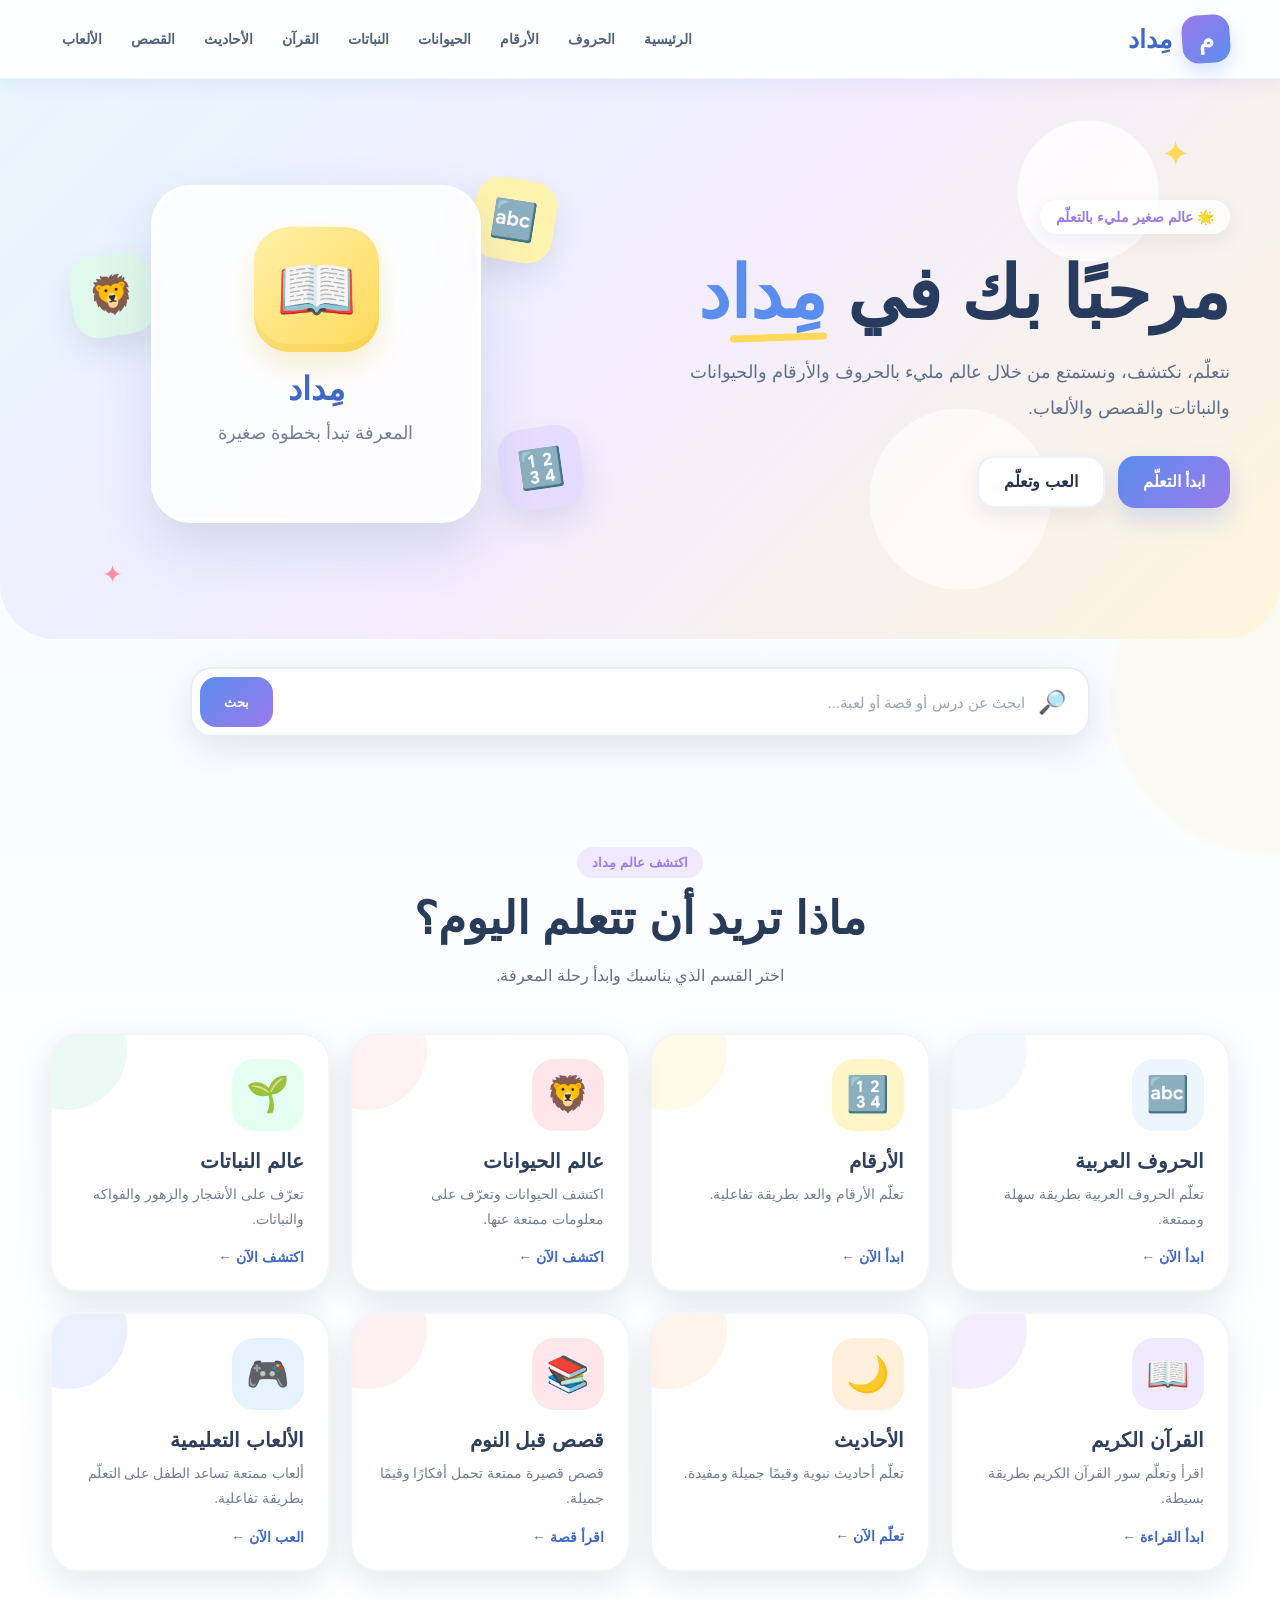
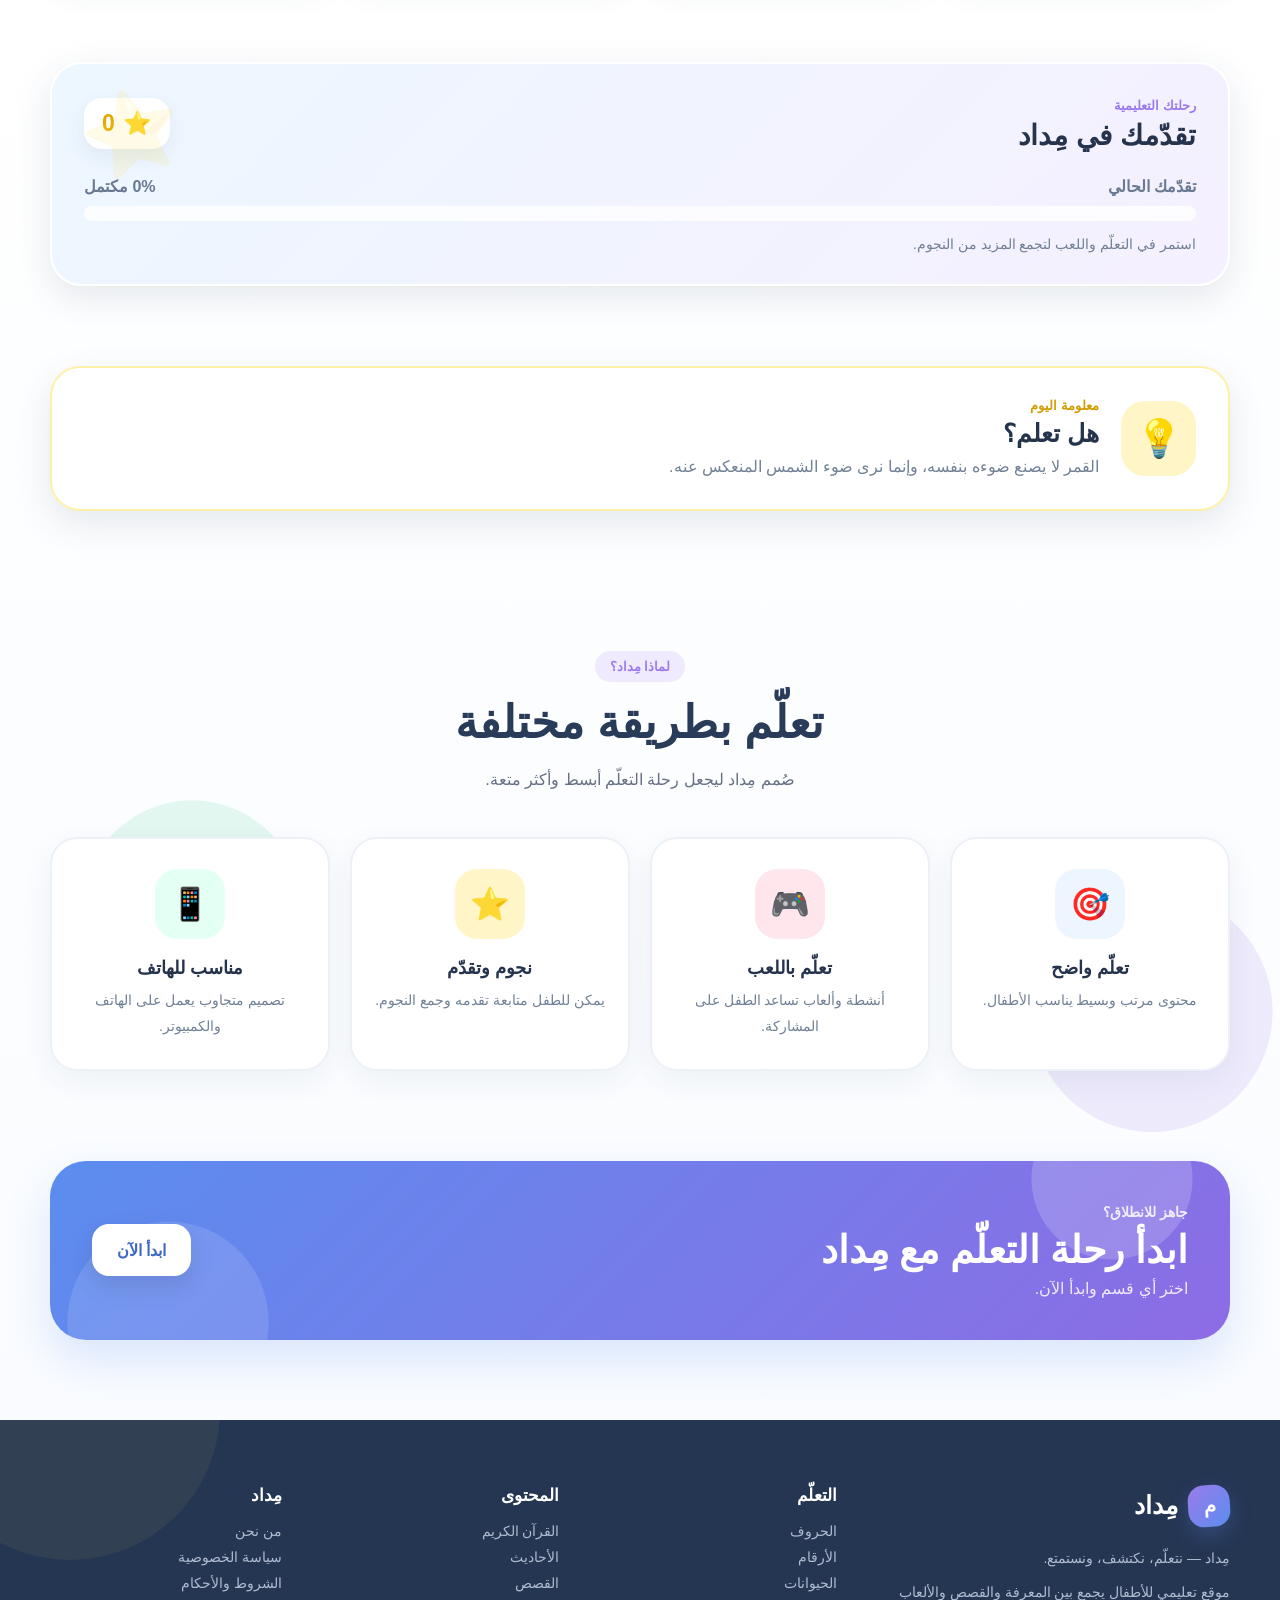
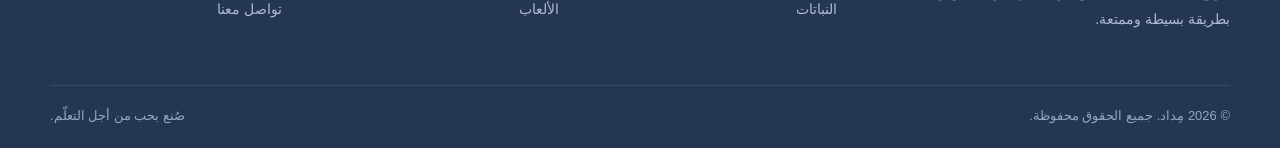
<file: index.html>
<!DOCTYPE html>
<html lang="ar" dir="rtl">
<head>
  <meta charset="UTF-8">

  <meta name="viewport" content="width=device-width, initial-scale=1.0">

  <title>مِداد | موقع تعليمي للأطفال</title>

  <meta
    name="description"
    content="مِداد — موقع تعليمي ممتع للأطفال لتعلّم الحروف والأرقام والحيوانات والنباتات والقرآن والأحاديث والقصص والألعاب."
  >

  <meta
    name="keywords"
    content="مِداد, تعليم الأطفال, الحروف العربية, الأرقام, الحيوانات, النباتات, القرآن, الأحاديث, قصص أطفال, ألعاب تعليمية"
  >

  <meta name="author" content="مِداد">

  <meta name="robots" content="index, follow">

  <meta name="theme-color" content="#6c63ff">

  <!-- الرابط الرسمي الجديد للموقع -->
  <link rel="canonical" href="https://ahmadmsoub130-ui.github.io/">

  <!-- Favicon -->
  <link rel="icon" type="image/svg+xml" href="favicon.svg">

  <!-- PWA Manifest -->
  <link rel="manifest" href="manifest.json">

  <!-- Open Graph -->
  <meta property="og:type" content="website">

  <meta
    property="og:title"
    content="مِداد | موقع تعليمي للأطفال"
  >

  <meta
    property="og:description"
    content="نتعلّم، نكتشف، ونستمتع — عالم تعليمي للأطفال يضم الحروف والأرقام والحيوانات والنباتات والقصص والألعاب."
  >

  <meta
    property="og:url"
    content="https://ahmadmsoub130-ui.github.io/"
  >

  <meta
    property="og:site_name"
    content="مِداد"
  >

  <meta
    property="og:locale"
    content="ar_JO"
  >

  <!-- Twitter / X -->
  <meta
    name="twitter:card"
    content="summary"
  >

  <meta
    name="twitter:title"
    content="مِداد | موقع تعليمي للأطفال"
  >

  <meta
    name="twitter:description"
    content="نتعلّم، نكتشف، ونستمتع مع مِداد."
  >

  <!-- Main CSS -->
  <link rel="stylesheet" href="style.css">

  <!-- Google AdSense -->
  <script async
    src="https://pagead2.googlesyndication.com/pagead/js/adsbygoogle.js?client=ca-pub-5670367419431361"
    crossorigin="anonymous"></script>

</head>

<body>

  <!-- =========================
       HEADER
  ========================== -->
  <header class="site-header">

    <div class="container header-inner">

      <a href="index.html" class="logo">
        <span class="logo-icon">م</span>
        <span class="logo-text">مِداد</span>
      </a>

      <button
        class="menu-toggle"
        id="menuToggle"
        aria-label="فتح القائمة"
        type="button"
      >
        ☰
      </button>

      <nav class="main-nav" id="mainNav">

        <a href="index.html">الرئيسية</a>

        <a href="letters.html">الحروف</a>

        <a href="numbers.html">الأرقام</a>

        <a href="animals.html">الحيوانات</a>

        <a href="plants.html">النباتات</a>

        <a href="quran.html">القرآن</a>

        <a href="hadith.html">الأحاديث</a>

        <a href="stories.html">القصص</a>

        <a href="games.html">الألعاب</a>

      </nav>

    </div>

  </header>


  <main>

    <!-- =========================
         HERO
    ========================== -->
    <section class="hero">

      <div class="container hero-content">

        <div class="hero-text">

          <span class="hero-badge">
            🌟 عالم صغير مليء بالتعلّم
          </span>

          <h1>
            مرحبًا بك في
            <span>مِداد</span>
          </h1>

          <p>
            نتعلّم، نكتشف، ونستمتع
            من خلال عالم مليء بالحروف والأرقام
            والحيوانات والنباتات والقصص والألعاب.
          </p>

          <div class="hero-buttons">

            <a href="letters.html" class="btn btn-primary">
              ابدأ التعلّم
            </a>

            <a href="games.html" class="btn btn-secondary">
              العب وتعلّم
            </a>

          </div>

        </div>


        <div class="hero-visual">

          <div class="hero-card hero-card-one">
            🔤
          </div>

          <div class="hero-card hero-card-two">
            🔢
          </div>

          <div class="hero-card hero-card-three">
            🦁
          </div>

          <div class="hero-main-card">

            <div class="hero-book">
              📖
            </div>

            <h2>مِداد</h2>

            <p>
              المعرفة تبدأ بخطوة صغيرة
            </p>

          </div>

        </div>

      </div>

    </section>


    <!-- =========================
         SEARCH
    ========================== -->
    <section class="search-section">

      <div class="container">

        <div class="search-box">

          <span class="search-icon">
            🔎
          </span>

          <input
            type="search"
            id="siteSearch"
            placeholder="ابحث عن درس أو قصة أو لعبة..."
            aria-label="البحث في الموقع"
          >

          <button
            type="button"
            id="searchButton"
            class="search-button"
          >
            بحث
          </button>

        </div>

        <div
          id="searchResults"
          class="search-results"
        ></div>

      </div>

    </section>


    <!-- =========================
         MAIN SECTIONS
    ========================== -->
    <section class="sections-section">

      <div class="container">

        <div class="section-heading">

          <span>
            اكتشف عالم مِداد
          </span>

          <h2>
            ماذا تريد أن تتعلم اليوم؟
          </h2>

          <p>
            اختر القسم الذي يناسبك وابدأ رحلة المعرفة.
          </p>

        </div>


        <div class="cards-grid">

          <a href="letters.html" class="feature-card">

            <div class="card-icon">
              🔤
            </div>

            <div class="card-content">

              <h3>
                الحروف العربية
              </h3>

              <p>
                تعلّم الحروف العربية بطريقة سهلة وممتعة.
              </p>

              <span class="card-link">
                ابدأ الآن ←
              </span>

            </div>

          </a>


          <a href="numbers.html" class="feature-card">

            <div class="card-icon">
              🔢
            </div>

            <div class="card-content">

              <h3>
                الأرقام
              </h3>

              <p>
                تعلّم الأرقام والعد بطريقة تفاعلية.
              </p>

              <span class="card-link">
                ابدأ الآن ←
              </span>

            </div>

          </a>


          <a href="animals.html" class="feature-card">

            <div class="card-icon">
              🦁
            </div>

            <div class="card-content">

              <h3>
                عالم الحيوانات
              </h3>

              <p>
                اكتشف الحيوانات وتعرّف على معلومات ممتعة عنها.
              </p>

              <span class="card-link">
                اكتشف الآن ←
              </span>

            </div>

          </a>


          <a href="plants.html" class="feature-card">

            <div class="card-icon">
              🌱
            </div>

            <div class="card-content">

              <h3>
                عالم النباتات
              </h3>

              <p>
                تعرّف على الأشجار والزهور والفواكه والنباتات.
              </p>

              <span class="card-link">
                اكتشف الآن ←
              </span>

            </div>

          </a>


          <a href="quran.html" class="feature-card">

            <div class="card-icon">
              📖
            </div>

            <div class="card-content">

              <h3>
                القرآن الكريم
              </h3>

              <p>
                اقرأ وتعلّم سور القرآن الكريم بطريقة بسيطة.
              </p>

              <span class="card-link">
                ابدأ القراءة ←
              </span>

            </div>

          </a>


          <a href="hadith.html" class="feature-card">

            <div class="card-icon">
              🌙
            </div>

            <div class="card-content">

              <h3>
                الأحاديث
              </h3>

              <p>
                تعلّم أحاديث نبوية وقيمًا جميلة ومفيدة.
              </p>

              <span class="card-link">
                تعلّم الآن ←
              </span>

            </div>

          </a>


          <a href="stories.html" class="feature-card">

            <div class="card-icon">
              📚
            </div>

            <div class="card-content">

              <h3>
                قصص قبل النوم
              </h3>

              <p>
                قصص قصيرة ممتعة تحمل أفكارًا وقيمًا جميلة.
              </p>

              <span class="card-link">
                اقرأ قصة ←
              </span>

            </div>

          </a>


          <a href="games.html" class="feature-card">

            <div class="card-icon">
              🎮
            </div>

            <div class="card-content">

              <h3>
                الألعاب التعليمية
              </h3>

              <p>
                ألعاب ممتعة تساعد الطفل على التعلّم بطريقة تفاعلية.
              </p>

              <span class="card-link">
                العب الآن ←
              </span>

            </div>

          </a>

        </div>

      </div>

    </section>


    <!-- =========================
         PROGRESS
    ========================== -->
    <section class="progress-section">

      <div class="container">

        <div class="progress-card">

          <div class="progress-header">

            <div>

              <span class="small-label">
                رحلتك التعليمية
              </span>

              <h2>
                تقدّمك في مِداد
              </h2>

            </div>

            <div class="stars-display">

              ⭐

              <span id="starsCount">
                0
              </span>

            </div>

          </div>


          <div class="progress-info">

            <span>
              تقدّمك الحالي
            </span>

            <strong id="progressText">
              0%
            </strong>

          </div>


          <div class="progress-bar">

            <div
              class="progress-fill"
              id="globalProgress"
              style="width: 0%;"
            ></div>

          </div>


          <p>
            استمر في التعلّم واللعب لتجمع المزيد من النجوم.
          </p>

        </div>

      </div>

    </section>


    <!-- =========================
         DAILY MESSAGE
    ========================== -->
    <section class="daily-section">

      <div class="container">

        <div class="daily-card">

          <div class="daily-icon">
            💡
          </div>

          <div>

            <span>
              معلومة اليوم
            </span>

            <h2 id="dailyTitle">
              هل تعلم؟
            </h2>

            <p id="dailyText">
              كل يوم فرصة جديدة لتتعلم شيئًا جديدًا.
            </p>

          </div>

        </div>

      </div>

    </section>


    <!-- =========================
         FEATURES
    ========================== -->
    <section class="features-section">

      <div class="container">

        <div class="section-heading">

          <span>
            لماذا مِداد؟
          </span>

          <h2>
            تعلّم بطريقة مختلفة
          </h2>

          <p>
            صُمم مِداد ليجعل رحلة التعلّم أبسط وأكثر متعة.
          </p>

        </div>


        <div class="features-grid">

          <div class="simple-feature">

            <div class="simple-feature-icon">
              🎯
            </div>

            <h3>
              تعلّم واضح
            </h3>

            <p>
              محتوى مرتب وبسيط يناسب الأطفال.
            </p>

          </div>


          <div class="simple-feature">

            <div class="simple-feature-icon">
              🎮
            </div>

            <h3>
              تعلّم باللعب
            </h3>

            <p>
              أنشطة وألعاب تساعد الطفل على المشاركة.
            </p>

          </div>


          <div class="simple-feature">

            <div class="simple-feature-icon">
              ⭐
            </div>

            <h3>
              نجوم وتقدّم
            </h3>

            <p>
              يمكن للطفل متابعة تقدمه وجمع النجوم.
            </p>

          </div>


          <div class="simple-feature">

            <div class="simple-feature-icon">
              📱
            </div>

            <h3>
              مناسب للهاتف
            </h3>

            <p>
              تصميم متجاوب يعمل على الهاتف والكمبيوتر.
            </p>

          </div>

        </div>

      </div>

    </section>


    <!-- =========================
         CTA
    ========================== -->
    <section class="cta-section">

      <div class="container">

        <div class="cta-card">

          <div>

            <span>
              جاهز للانطلاق؟
            </span>

            <h2>
              ابدأ رحلة التعلّم مع مِداد
            </h2>

            <p>
              اختر أي قسم وابدأ الآن.
            </p>

          </div>

          <a
            href="letters.html"
            class="btn btn-light"
          >
            ابدأ الآن
          </a>

        </div>

      </div>

    </section>

  </main>


  <!-- =========================
       FOOTER
  ========================== -->
  <footer class="site-footer">

    <div class="container">

      <div class="footer-grid">

        <div class="footer-about">

          <a href="index.html" class="footer-logo">

            <span class="logo-icon">
              م
            </span>

            <span>
              مِداد
            </span>

          </a>

          <p>
            مِداد — نتعلّم، نكتشف، ونستمتع.
          </p>

          <p>
            موقع تعليمي للأطفال يجمع بين المعرفة
            والقصص والألعاب بطريقة بسيطة وممتعة.
          </p>

        </div>


        <div class="footer-links">

          <h3>
            التعلّم
          </h3>

          <a href="letters.html">
            الحروف
          </a>

          <a href="numbers.html">
            الأرقام
          </a>

          <a href="animals.html">
            الحيوانات
          </a>

          <a href="plants.html">
            النباتات
          </a>

        </div>


        <div class="footer-links">

          <h3>
            المحتوى
          </h3>

          <a href="quran.html">
            القرآن الكريم
          </a>

          <a href="hadith.html">
            الأحاديث
          </a>

          <a href="stories.html">
            القصص
          </a>

          <a href="games.html">
            الألعاب
          </a>

        </div>


        <div class="footer-links">

          <h3>
            مِداد
          </h3>

          <a href="about.html">
            من نحن
          </a>

          <a href="privacy.html">
            سياسة الخصوصية
          </a>

          <a href="terms.html">
            الشروط والأحكام
          </a>

          <a href="mailto:ahmadmsoub130@gmail.com">
            تواصل معنا
          </a>

        </div>

      </div>


      <div class="footer-bottom">

        <p>
          © 2026 مِداد. جميع الحقوق محفوظة.
        </p>

        <p>
          صُنع بحب من أجل التعلّم.
        </p>

      </div>

    </div>

  </footer>


  <!-- Main JavaScript -->
  <script src="app.js"></script>

</body>
</html>
</file>
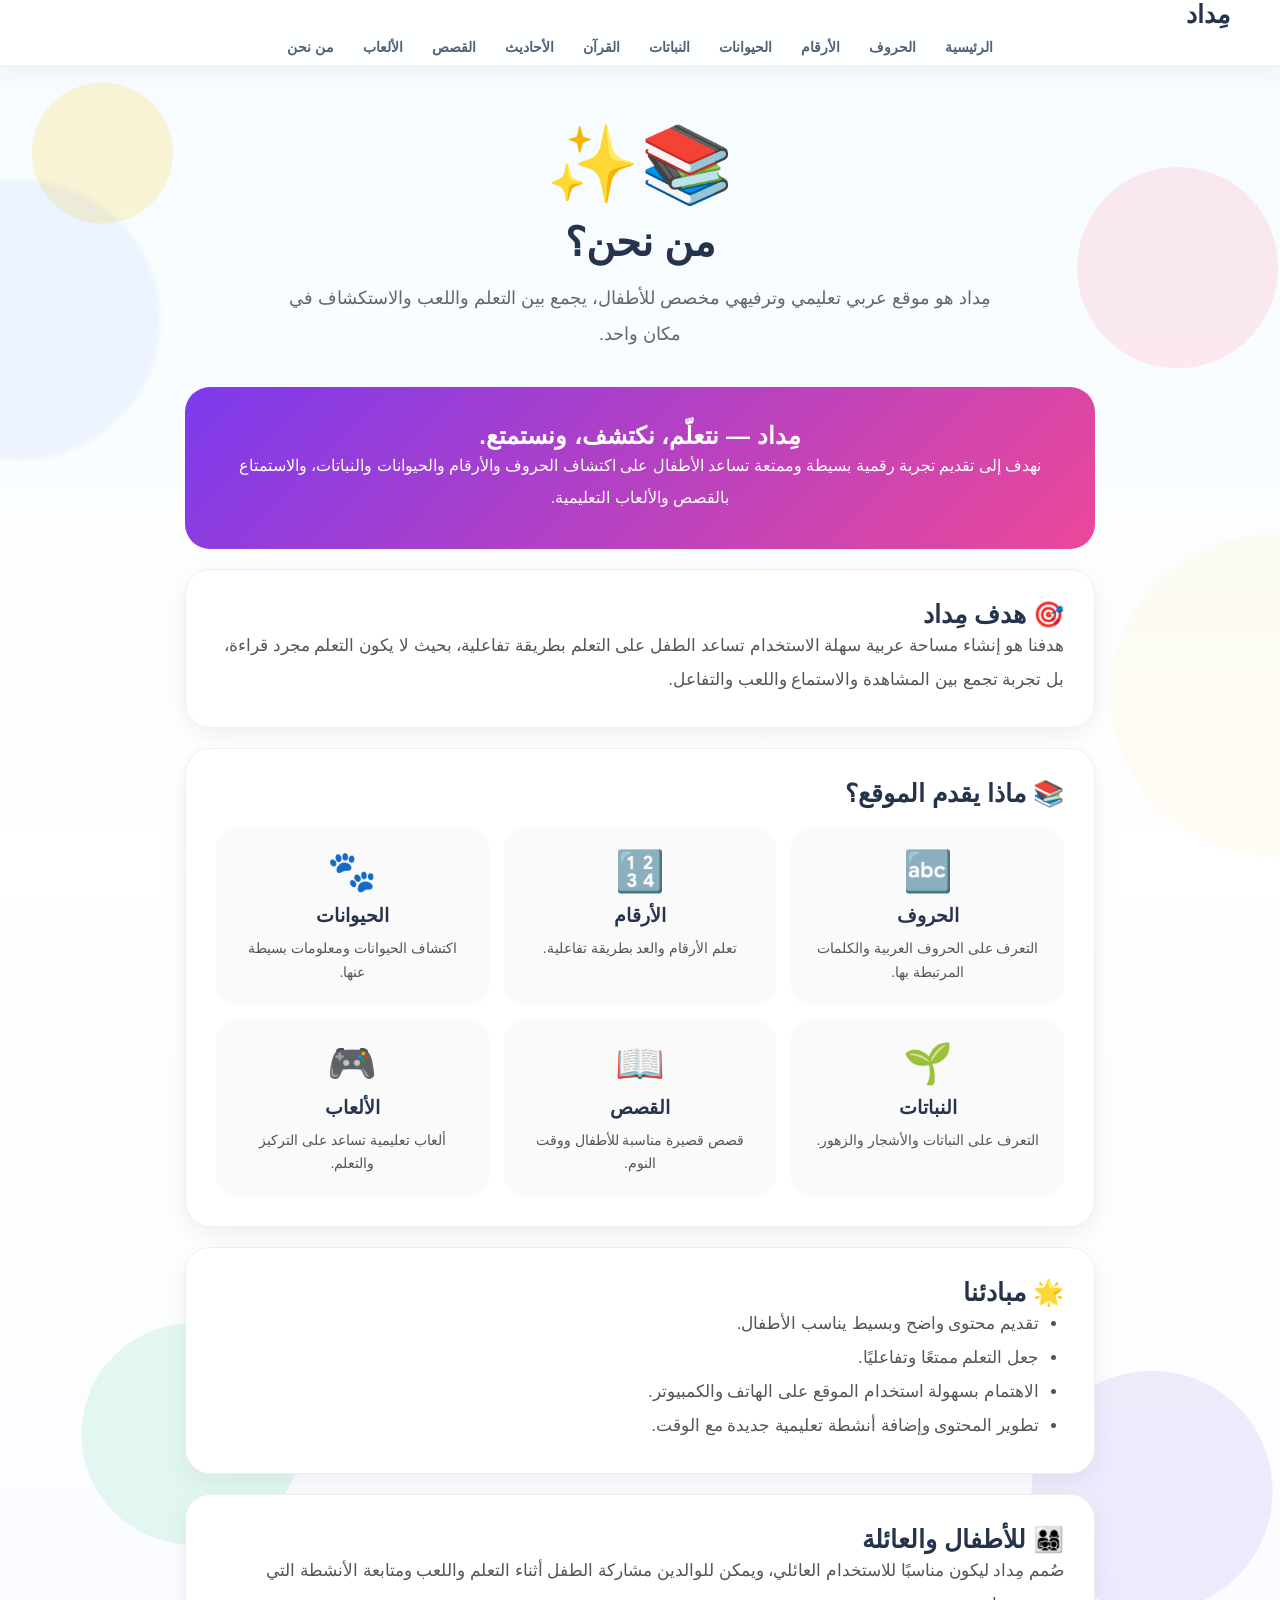
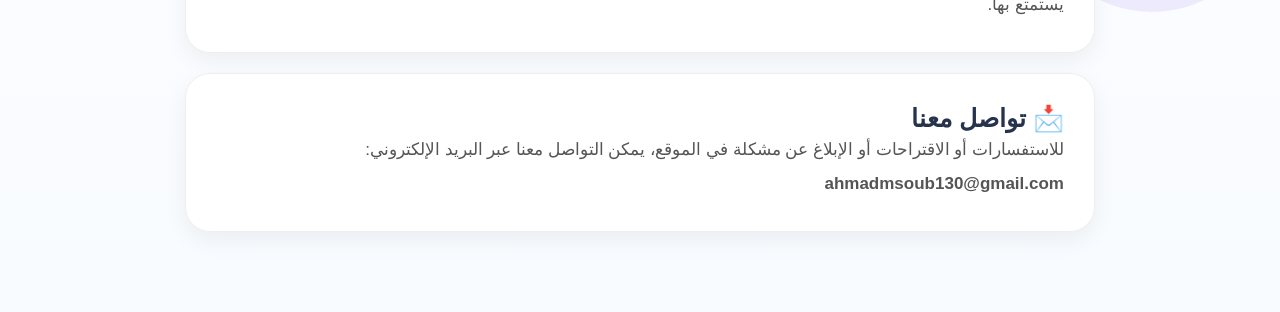
<file: about.html>
<!DOCTYPE html>
<html lang="ar" dir="rtl">
<head>
  <meta charset="UTF-8">
  <meta name="viewport" content="width=device-width, initial-scale=1.0">

  <title>من نحن | مِداد</title>
  <meta name="description" content="تعرف على موقع مِداد التعليمي للأطفال.">

  <link rel="stylesheet" href="style.css">

  <style>
    .about-hero {
      text-align: center;
      padding: 55px 20px 35px;
    }

    .about-icon {
      font-size: 75px;
      margin-bottom: 10px;
    }

    .about-hero h1 {
      font-size: 40px;
      margin: 0 0 15px;
    }

    .about-hero p {
      max-width: 720px;
      margin: auto;
      color: #666;
      font-size: 18px;
      line-height: 2;
    }

    .about-container {
      max-width: 950px;
      margin: auto;
      padding: 0 20px 60px;
    }

    .about-card {
      background: white;
      border-radius: 25px;
      padding: 30px;
      margin-bottom: 20px;
      box-shadow: 0 8px 25px rgba(0,0,0,.06);
      border: 1px solid #eee;
    }

    .about-card h2 {
      margin-top: 0;
      font-size: 25px;
    }

    .about-card p,
    .about-card li {
      color: #555;
      line-height: 2;
      font-size: 17px;
    }

    .about-card ul {
      padding-right: 25px;
    }

    .about-highlight {
      text-align: center;
      background: linear-gradient(135deg,#7c3aed,#ec4899);
      color: white;
      border-radius: 25px;
      padding: 35px 25px;
      margin-bottom: 20px;
    }

    .about-highlight h2 {
      margin-top: 0;
    }

    .about-highlight p {
      line-height: 2;
      margin-bottom: 0;
    }

    .about-features {
      display: grid;
      grid-template-columns: repeat(3,1fr);
      gap: 15px;
      margin-top: 20px;
    }

    .feature {
      background: #fafafa;
      border-radius: 20px;
      padding: 20px;
      text-align: center;
    }

    .feature-icon {
      font-size: 40px;
    }

    .feature h3 {
      margin: 10px 0;
    }

    .feature p {
      font-size: 14px;
      line-height: 1.7;
      margin: 0;
    }

    @media(max-width:700px) {
      .about-hero h1 {
        font-size: 30px;
      }

      .about-features {
        grid-template-columns: 1fr;
      }

      .about-card {
        padding: 22px;
      }
    }
  </style>
</head>

<body>

<header class="site-header">
  <div class="container">

    <a href="index.html" class="logo">
      <span>مِداد</span>
    </a>

    <button class="menu-toggle" aria-label="فتح القائمة">☰</button>

    <nav class="main-nav">
      <a href="index.html">الرئيسية</a>
      <a href="letters.html">الحروف</a>
      <a href="numbers.html">الأرقام</a>
      <a href="animals.html">الحيوانات</a>
      <a href="plants.html">النباتات</a>
      <a href="quran.html">القرآن</a>
      <a href="hadith.html">الأحاديث</a>
      <a href="stories.html">القصص</a>
      <a href="games.html">الألعاب</a>
      <a href="about.html" class="active">من نحن</a>
    </nav>

  </div>
</header>


<main>

  <section class="about-hero">

    <div class="about-icon">📚✨</div>

    <h1>من نحن؟</h1>

    <p>
      مِداد هو موقع عربي تعليمي وترفيهي مخصص للأطفال،
      يجمع بين التعلم واللعب والاستكشاف في مكان واحد.
    </p>

  </section>


  <div class="about-container">

    <section class="about-highlight">

      <h2>مِداد — نتعلّم، نكتشف، ونستمتع.</h2>

      <p>
        نهدف إلى تقديم تجربة رقمية بسيطة وممتعة تساعد الأطفال
        على اكتشاف الحروف والأرقام والحيوانات والنباتات،
        والاستمتاع بالقصص والألعاب التعليمية.
      </p>

    </section>


    <section class="about-card">

      <h2>🎯 هدف مِداد</h2>

      <p>
        هدفنا هو إنشاء مساحة عربية سهلة الاستخدام تساعد الطفل
        على التعلم بطريقة تفاعلية، بحيث لا يكون التعلم مجرد قراءة،
        بل تجربة تجمع بين المشاهدة والاستماع واللعب والتفاعل.
      </p>

    </section>


    <section class="about-card">

      <h2>📚 ماذا يقدم الموقع؟</h2>

      <div class="about-features">

        <div class="feature">
          <div class="feature-icon">🔤</div>
          <h3>الحروف</h3>
          <p>
            التعرف على الحروف العربية والكلمات المرتبطة بها.
          </p>
        </div>

        <div class="feature">
          <div class="feature-icon">🔢</div>
          <h3>الأرقام</h3>
          <p>
            تعلم الأرقام والعد بطريقة تفاعلية.
          </p>
        </div>

        <div class="feature">
          <div class="feature-icon">🐾</div>
          <h3>الحيوانات</h3>
          <p>
            اكتشاف الحيوانات ومعلومات بسيطة عنها.
          </p>
        </div>

        <div class="feature">
          <div class="feature-icon">🌱</div>
          <h3>النباتات</h3>
          <p>
            التعرف على النباتات والأشجار والزهور.
          </p>
        </div>

        <div class="feature">
          <div class="feature-icon">📖</div>
          <h3>القصص</h3>
          <p>
            قصص قصيرة مناسبة للأطفال ووقت النوم.
          </p>
        </div>

        <div class="feature">
          <div class="feature-icon">🎮</div>
          <h3>الألعاب</h3>
          <p>
            ألعاب تعليمية تساعد على التركيز والتعلم.
          </p>
        </div>

      </div>

    </section>


    <section class="about-card">

      <h2>🌟 مبادئنا</h2>

      <ul>

        <li>
          تقديم محتوى واضح وبسيط يناسب الأطفال.
        </li>

        <li>
          جعل التعلم ممتعًا وتفاعليًا.
        </li>

        <li>
          الاهتمام بسهولة استخدام الموقع على الهاتف والكمبيوتر.
        </li>

        <li>
          تطوير المحتوى وإضافة أنشطة تعليمية جديدة مع الوقت.
        </li>

      </ul>

    </section>


    <section class="about-card">

      <h2>👨‍👩‍👧‍👦 للأطفال والعائلة</h2>

      <p>
        صُمم مِداد ليكون مناسبًا للاستخدام العائلي،
        ويمكن للوالدين مشاركة الطفل أثناء التعلم واللعب
        ومتابعة الأنشطة التي يستمتع بها.
      </p>

    </section>


    <section class="about-card">

      <h2>📩 تواصل معنا</h2>

      <p>
        للاستفسارات أو الاقتراحات أو الإبلاغ عن مشكلة في الموقع،
        يمكن التواصل معنا عبر البريد الإلكتروني:
      </p>

      <p>
        <strong>ahmadmsoub130@gmail.com</strong>
      </p>

    </section>

  </div>

</main>


<script src="app.js"></script>

</body>
</html>
</file>
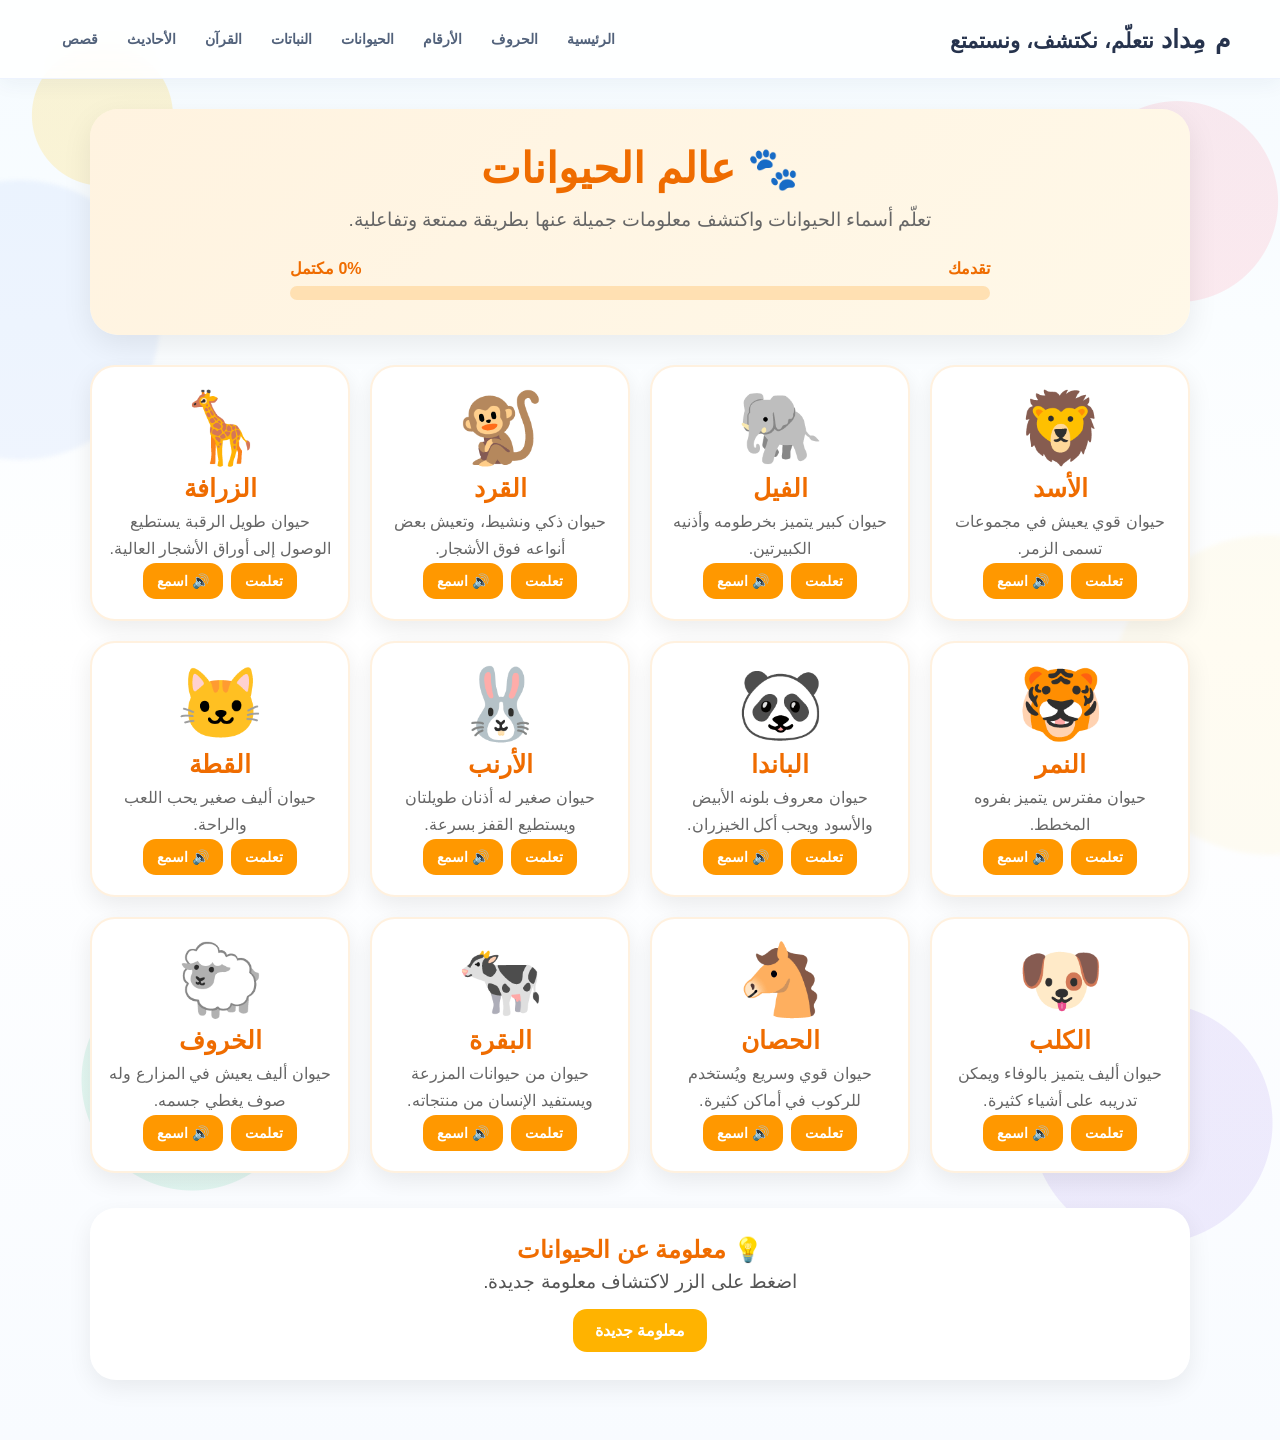
<file: animals.html>
<!DOCTYPE html>
<html lang="ar" dir="rtl">
<head>
  <meta charset="UTF-8">
  <meta name="viewport" content="width=device-width, initial-scale=1.0">

  <meta name="description" content="مِداد - تعلّم أسماء الحيوانات وأصواتها بطريقة ممتعة للأطفال">
  <meta name="theme-color" content="#ff9800">

  <title>الحيوانات | مِداد</title>

  <link rel="stylesheet" href="style.css">

  <style>
    .animals-page {
      padding: 30px 15px 60px;
    }

    .animals-hero {
      max-width: 1100px;
      margin: 0 auto 30px;
      padding: 35px 20px;
      text-align: center;
      border-radius: 28px;
      background: linear-gradient(135deg, #fff3e0, #fff8e8);
      box-shadow: 0 10px 30px rgba(0,0,0,.08);
    }

    .animals-hero h1 {
      margin: 0 0 10px;
      color: #ef6c00;
      font-size: 42px;
    }

    .animals-hero p {
      margin: 0;
      color: #666;
      font-size: 19px;
      line-height: 1.8;
    }

    .animals-progress {
      max-width: 700px;
      margin: 22px auto 0;
    }

    .progress-label {
      display: flex;
      justify-content: space-between;
      margin-bottom: 8px;
      color: #ef6c00;
      font-weight: bold;
    }

    .progress-bar {
      height: 14px;
      overflow: hidden;
      background: #ffe0b2;
      border-radius: 20px;
    }

    .progress-fill {
      width: 0%;
      height: 100%;
      background: linear-gradient(90deg, #ff9800, #ffc107);
      border-radius: 20px;
      transition: width .4s ease;
    }

    .animals-grid {
      max-width: 1100px;
      margin: 0 auto;
      display: grid;
      grid-template-columns: repeat(4, 1fr);
      gap: 20px;
    }

    .animal-card {
      background: #fff;
      border: 2px solid #fff1df;
      border-radius: 25px;
      padding: 20px 15px;
      text-align: center;
      box-shadow: 0 8px 25px rgba(0,0,0,.08);
      transition: .25s ease;
    }

    .animal-card:hover {
      transform: translateY(-7px);
      box-shadow: 0 15px 30px rgba(0,0,0,.13);
    }

    .animal-icon {
      font-size: 70px;
      margin-bottom: 5px;
    }

    .animal-card h2 {
      margin: 5px 0;
      color: #ef6c00;
      font-size: 25px;
    }

    .animal-card p {
      color: #666;
      line-height: 1.7;
      min-height: 55px;
    }

    .animal-actions {
      display: flex;
      gap: 8px;
      justify-content: center;
      flex-wrap: wrap;
    }

    .animal-button {
      border: 0;
      border-radius: 13px;
      padding: 10px 14px;
      background: #ff9800;
      color: white;
      font-weight: bold;
      cursor: pointer;
      font-size: 14px;
      transition: .2s;
    }

    .animal-button:hover {
      background: #ef6c00;
      transform: scale(1.04);
    }

    .animal-button.done {
      background: #43a047;
    }

    .animal-fact {
      max-width: 1100px;
      margin: 35px auto 0;
      padding: 28px;
      background: white;
      border-radius: 26px;
      text-align: center;
      box-shadow: 0 8px 25px rgba(0,0,0,.07);
    }

    .animal-fact h2 {
      margin-top: 0;
      color: #ef6c00;
    }

    #factText {
      min-height: 45px;
      font-size: 19px;
      line-height: 1.9;
      color: #555;
    }

    .fact-button {
      border: 0;
      border-radius: 14px;
      padding: 12px 22px;
      background: #ffb300;
      color: white;
      font-weight: bold;
      font-size: 16px;
      cursor: pointer;
    }

    .animal-modal {
      position: fixed;
      inset: 0;
      z-index: 9999;
      display: none;
      align-items: center;
      justify-content: center;
      padding: 20px;
      background: rgba(0,0,0,.55);
    }

    .animal-modal.active {
      display: flex;
    }

    .animal-modal-box {
      position: relative;
      width: min(500px, 100%);
      padding: 30px;
      background: white;
      border-radius: 28px;
      text-align: center;
      animation: animalPop .25s ease;
    }

    @keyframes animalPop {
      from {
        opacity: 0;
        transform: scale(.85);
      }

      to {
        opacity: 1;
        transform: scale(1);
      }
    }

    .modal-animal-icon {
      font-size: 95px;
    }

    .animal-modal-box h2 {
      color: #ef6c00;
      font-size: 31px;
      margin: 8px 0;
    }

    .animal-modal-box p {
      color: #555;
      font-size: 18px;
      line-height: 1.9;
    }

    .close-modal {
      position: absolute;
      left: 15px;
      top: 12px;
      width: 38px;
      height: 38px;
      border: 0;
      border-radius: 50%;
      background: #eee;
      font-size: 23px;
      cursor: pointer;
    }

    .sound-message {
      min-height: 25px;
      margin-top: 8px;
      color: #43a047;
      font-weight: bold;
    }

    @media (max-width: 900px) {
      .animals-grid {
        grid-template-columns: repeat(3, 1fr);
      }
    }

    @media (max-width: 650px) {
      .animals-hero h1 {
        font-size: 32px;
      }

      .animals-hero p {
        font-size: 16px;
      }

      .animals-grid {
        grid-template-columns: repeat(2, 1fr);
        gap: 14px;
      }

      .animal-card {
        padding: 17px 10px;
      }

      .animal-icon {
        font-size: 55px;
      }

      .animal-card h2 {
        font-size: 21px;
      }

      .animal-card p {
        font-size: 14px;
      }

      .animal-button {
        width: 100%;
      }
    }

    @media (max-width: 380px) {
      .animals-grid {
        grid-template-columns: 1fr;
      }
    }
  </style>
</head>

<body>

<header class="site-header">

  <div class="container header-inner">

    <a href="index.html" class="logo">
      <span class="logo-mark">م</span>

      <span>
        <strong>مِداد</strong>
        <small>نتعلّم، نكتشف، ونستمتع</small>
      </span>
    </a>

    <button class="menu-toggle" aria-label="فتح القائمة">
      ☰
    </button>

    <nav class="main-nav">
      <a href="index.html">الرئيسية</a>
      <a href="letters.html">الحروف</a>
      <a href="numbers.html">الأرقام</a>
      <a href="animals.html" class="active">الحيوانات</a>
      <a href="plants.html">النباتات</a>
      <a href="quran.html">القرآن</a>
      <a href="hadith.html">الأحاديث</a>
      <a href="stories.html">قصص</a>
    </nav>

  </div>

</header>


<main class="animals-page">

  <section class="animals-hero">

    <h1>🐾 عالم الحيوانات</h1>

    <p>
      تعلّم أسماء الحيوانات واكتشف معلومات جميلة عنها
      بطريقة ممتعة وتفاعلية.
    </p>

    <div class="animals-progress">

      <div class="progress-label">
        <span>تقدمك</span>
        <span id="progressText">0%</span>
      </div>

      <div class="progress-bar">
        <div class="progress-fill" id="progressFill"></div>
      </div>

    </div>

  </section>


  <section class="animals-grid">


    <article class="animal-card">

      <div class="animal-icon">🦁</div>

      <h2>الأسد</h2>

      <p>
        حيوان قوي يعيش في مجموعات تسمى الزمر.
      </p>

      <div class="animal-actions">

        <button
          class="animal-button"
          data-id="lion"
          onclick="completeAnimal('lion', this)">
          تعلمت
        </button>

        <button
          class="animal-button"
          onclick="speakAnimal('الأسد')">
          🔊 اسمع
        </button>

      </div>

    </article>


    <article class="animal-card">

      <div class="animal-icon">🐘</div>

      <h2>الفيل</h2>

      <p>
        حيوان كبير يتميز بخرطومه وأذنيه الكبيرتين.
      </p>

      <div class="animal-actions">

        <button
          class="animal-button"
          data-id="elephant"
          onclick="completeAnimal('elephant', this)">
          تعلمت
        </button>

        <button
          class="animal-button"
          onclick="speakAnimal('الفيل')">
          🔊 اسمع
        </button>

      </div>

    </article>


    <article class="animal-card">

      <div class="animal-icon">🐒</div>

      <h2>القرد</h2>

      <p>
        حيوان ذكي ونشيط، وتعيش بعض أنواعه فوق الأشجار.
      </p>

      <div class="animal-actions">

        <button
          class="animal-button"
          data-id="monkey"
          onclick="completeAnimal('monkey', this)">
          تعلمت
        </button>

        <button
          class="animal-button"
          onclick="speakAnimal('القرد')">
          🔊 اسمع
        </button>

      </div>

    </article>


    <article class="animal-card">

      <div class="animal-icon">🦒</div>

      <h2>الزرافة</h2>

      <p>
        حيوان طويل الرقبة يستطيع الوصول إلى أوراق الأشجار العالية.
      </p>

      <div class="animal-actions">

        <button
          class="animal-button"
          data-id="giraffe"
          onclick="completeAnimal('giraffe', this)">
          تعلمت
        </button>

        <button
          class="animal-button"
          onclick="speakAnimal('الزرافة')">
          🔊 اسمع
        </button>

      </div>

    </article>


    <article class="animal-card">

      <div class="animal-icon">🐯</div>

      <h2>النمر</h2>

      <p>
        حيوان مفترس يتميز بفروه المخطط.
      </p>

      <div class="animal-actions">

        <button
          class="animal-button"
          data-id="tiger"
          onclick="completeAnimal('tiger', this)">
          تعلمت
        </button>

        <button
          class="animal-button"
          onclick="speakAnimal('النمر')">
          🔊 اسمع
        </button>

      </div>

    </article>


    <article class="animal-card">

      <div class="animal-icon">🐼</div>

      <h2>الباندا</h2>

      <p>
        حيوان معروف بلونه الأبيض والأسود ويحب أكل الخيزران.
      </p>

      <div class="animal-actions">

        <button
          class="animal-button"
          data-id="panda"
          onclick="completeAnimal('panda', this)">
          تعلمت
        </button>

        <button
          class="animal-button"
          onclick="speakAnimal('الباندا')">
          🔊 اسمع
        </button>

      </div>

    </article>


    <article class="animal-card">

      <div class="animal-icon">🐰</div>

      <h2>الأرنب</h2>

      <p>
        حيوان صغير له أذنان طويلتان ويستطيع القفز بسرعة.
      </p>

      <div class="animal-actions">

        <button
          class="animal-button"
          data-id="rabbit"
          onclick="completeAnimal('rabbit', this)">
          تعلمت
        </button>

        <button
          class="animal-button"
          onclick="speakAnimal('الأرنب')">
          🔊 اسمع
        </button>

      </div>

    </article>


    <article class="animal-card">

      <div class="animal-icon">🐱</div>

      <h2>القطة</h2>

      <p>
        حيوان أليف صغير يحب اللعب والراحة.
      </p>

      <div class="animal-actions">

        <button
          class="animal-button"
          data-id="cat"
          onclick="completeAnimal('cat', this)">
          تعلمت
        </button>

        <button
          class="animal-button"
          onclick="speakAnimal('القطة')">
          🔊 اسمع
        </button>

      </div>

    </article>


    <article class="animal-card">

      <div class="animal-icon">🐶</div>

      <h2>الكلب</h2>

      <p>
        حيوان أليف يتميز بالوفاء ويمكن تدريبه على أشياء كثيرة.
      </p>

      <div class="animal-actions">

        <button
          class="animal-button"
          data-id="dog"
          onclick="completeAnimal('dog', this)">
          تعلمت
        </button>

        <button
          class="animal-button"
          onclick="speakAnimal('الكلب')">
          🔊 اسمع
        </button>

      </div>

    </article>


    <article class="animal-card">

      <div class="animal-icon">🐴</div>

      <h2>الحصان</h2>

      <p>
        حيوان قوي وسريع ويُستخدم للركوب في أماكن كثيرة.
      </p>

      <div class="animal-actions">

        <button
          class="animal-button"
          data-id="horse"
          onclick="completeAnimal('horse', this)">
          تعلمت
        </button>

        <button
          class="animal-button"
          onclick="speakAnimal('الحصان')">
          🔊 اسمع
        </button>

      </div>

    </article>


    <article class="animal-card">

      <div class="animal-icon">🐄</div>

      <h2>البقرة</h2>

      <p>
        حيوان من حيوانات المزرعة ويستفيد الإنسان من منتجاته.
      </p>

      <div class="animal-actions">

        <button
          class="animal-button"
          data-id="cow"
          onclick="completeAnimal('cow', this)">
          تعلمت
        </button>

        <button
          class="animal-button"
          onclick="speakAnimal('البقرة')">
          🔊 اسمع
        </button>

      </div>

    </article>


    <article class="animal-card">

      <div class="animal-icon">🐑</div>

      <h2>الخروف</h2>

      <p>
        حيوان أليف يعيش في المزارع وله صوف يغطي جسمه.
      </p>

      <div class="animal-actions">

        <button
          class="animal-button"
          data-id="sheep"
          onclick="completeAnimal('sheep', this)">
          تعلمت
        </button>

        <button
          class="animal-button"
          onclick="speakAnimal('الخروف')">
          🔊 اسمع
        </button>

      </div>

    </article>


  </section>


  <section class="animal-fact">

    <h2>💡 معلومة عن الحيوانات</h2>

    <div id="factText">
      اضغط على الزر لاكتشاف معلومة جديدة.
    </div>

    <button
      class="fact-button"
      onclick="showAnimalFact()">
      معلومة جديدة
    </button>

  </section>


</main>


<div class="animal-modal" id="animalModal">

  <div class="animal-modal-box">

    <button
      class="close-modal"
      onclick="closeAnimalModal()">
      ×
    </button>

    <div
      class="modal-animal-icon"
      id="modalAnimalIcon">
      🐾
    </div>

    <h2 id="modalAnimalTitle">
      الحيوان
    </h2>

    <p id="modalAnimalText"></p>

    <div
      class="sound-message"
      id="soundMessage">
    </div>

    <button
      class="animal-button"
      onclick="closeAnimalModal()">
      فهمت
    </button>

  </div>

</div>


<script src="app.js"></script>


<script>

  const animals = {

    lion: {
      title: "الأسد",
      icon: "🦁",
      text: "الأسد من الحيوانات المفترسة، ويعيش عادةً في مجموعات."
    },

    elephant: {
      title: "الفيل",
      icon: "🐘",
      text: "الفيل من أكبر الحيوانات البرية، ويتميز بالخرطوم والأذنين الكبيرتين."
    },

    monkey: {
      title: "القرد",
      icon: "🐒",
      text: "القرد حيوان ذكي ونشيط، وتعيش بعض أنواعه في الغابات."
    },

    giraffe: {
      title: "الزرافة",
      icon: "🦒",
      text: "الزرافة من أطول الحيوانات البرية، وتساعدها رقبتها الطويلة على الوصول إلى الأوراق العالية."
    },

    tiger: {
      title: "النمر",
      icon: "🐯",
      text: "النمر حيوان مفترس يتميز بخطوط جميلة على جسمه."
    },

    panda: {
      title: "الباندا",
      icon: "🐼",
      text: "الباندا حيوان أبيض وأسود، ويشتهر بأكل الخيزران."
    },

    rabbit: {
      title: "الأرنب",
      icon: "🐰",
      text: "الأرنب حيوان صغير يتميز بأذنيه الطويلتين وقدرته على القفز."
    },

    cat: {
      title: "القطة",
      icon: "🐱",
      text: "القطة حيوان أليف يحب اللعب والراحة، ولها حواس قوية."
    },

    dog: {
      title: "الكلب",
      icon: "🐶",
      text: "الكلب من الحيوانات التي يستطيع الإنسان تدريبها، وتوجد منه سلالات كثيرة."
    },

    horse: {
      title: "الحصان",
      icon: "🐴",
      text: "الحصان حيوان قوي وسريع، وقد استخدمه الإنسان للركوب والعمل منذ زمن طويل."
    },

    cow: {
      title: "البقرة",
      icon: "🐄",
      text: "البقرة من حيوانات المزرعة، ويستفيد الإنسان من الحليب الذي تنتجه."
    },

    sheep: {
      title: "الخروف",
      icon: "🐑",
      text: "الخروف من حيوانات المزرعة، ويغطي جسمه الصوف."
    }

  };


  const animalIds = Object.keys(animals);


  function getCompletedAnimals() {

    try {

      return JSON.parse(
        localStorage.getItem("midad_animals_completed") || "[]"
      );

    } catch (error) {

      return [];

    }

  }


  function saveCompletedAnimals(list) {

    localStorage.setItem(
      "midad_animals_completed",
      JSON.stringify(list)
    );

  }


  function updateAnimalProgress() {

    const completed = getCompletedAnimals();

    const percentage = Math.round(
      (completed.length / animalIds.length) * 100
    );

    document.getElementById("progressFill").style.width =
      percentage + "%";

    document.getElementById("progressText").textContent =
      percentage + "%";

    if (window.midadSetProgress) {
      window.midadSetProgress(percentage);
    }

  }


  function completeAnimal(id, button) {

    const completed = getCompletedAnimals();

    if (!completed.includes(id)) {

      completed.push(id);

      saveCompletedAnimals(completed);

      button.classList.add("done");

      button.textContent = "✓ تعلمتها";

      if (window.midadAddStars) {
        window.midadAddStars(1);
      }

      updateAnimalProgress();

      openAnimalModal(id);

    } else {

      openAnimalModal(id);

    }

  }


  function openAnimalModal(id) {

    const animal = animals[id];

    if (!animal) return;

    document.getElementById("modalAnimalIcon").textContent =
      animal.icon;

    document.getElementById("modalAnimalTitle").textContent =
      animal.title;

    document.getElementById("modalAnimalText").textContent =
      animal.text;

    document.getElementById("soundMessage").textContent = "";

    document.getElementById("animalModal")
      .classList.add("active");

  }


  function closeAnimalModal() {

    document.getElementById("animalModal")
      .classList.remove("active");

  }


  function speakAnimal(name) {

    if (!("speechSynthesis" in window)) {

      alert("ميزة النطق غير مدعومة في هذا المتصفح.");

      return;

    }

    window.speechSynthesis.cancel();

    const speech =
      new SpeechSynthesisUtterance(name);

    speech.lang = "ar-SA";

    speech.rate = 0.8;

    speech.pitch = 1.1;

    window.speechSynthesis.speak(speech);

    document.getElementById("soundMessage").textContent =
      "🔊 يتم نطق الاسم الآن";

  }


  const animalFacts = [

    "الفيل من أكبر الحيوانات البرية الموجودة على الأرض.",

    "الزرافة تستطيع الوصول إلى أوراق الأشجار العالية برقبتها الطويلة.",

    "الأرانب تستخدم أذنيها للمساعدة في سماع الأصوات من حولها.",

    "الخيول تستطيع النوم وهي واقفة لفترات قصيرة.",

    "الباندا تحب أكل الخيزران.",

    "الأسود تعيش عادةً في مجموعات.",

    "القطط تستطيع تحريك أذنيها للمساعدة في تحديد مصدر الصوت.",

    "الأبقار من الحيوانات التي تعيش في المزارع ويستفيد الإنسان من حليبها."

  ];


  function showAnimalFact() {

    const index =
      Math.floor(Math.random() * animalFacts.length);

    document.getElementById("factText").textContent =
      animalFacts[index];

  }


  document.getElementById("animalModal")
    .addEventListener("click", function(event) {

      if (event.target === this) {

        closeAnimalModal();

      }

    });


  document.addEventListener("keydown", function(event) {

    if (event.key === "Escape") {

      closeAnimalModal();

    }

  });


  window.addEventListener("load", function() {

    const completed =
      getCompletedAnimals();

    document.querySelectorAll(
      ".animal-button[data-id]"
    ).forEach(function(button) {

      const id = button.dataset.id;

      if (completed.includes(id)) {

        button.classList.add("done");

        button.textContent = "✓ تعلمتها";

      }

    });

    updateAnimalProgress();

  });

</script>

</body>
</html>
</file>
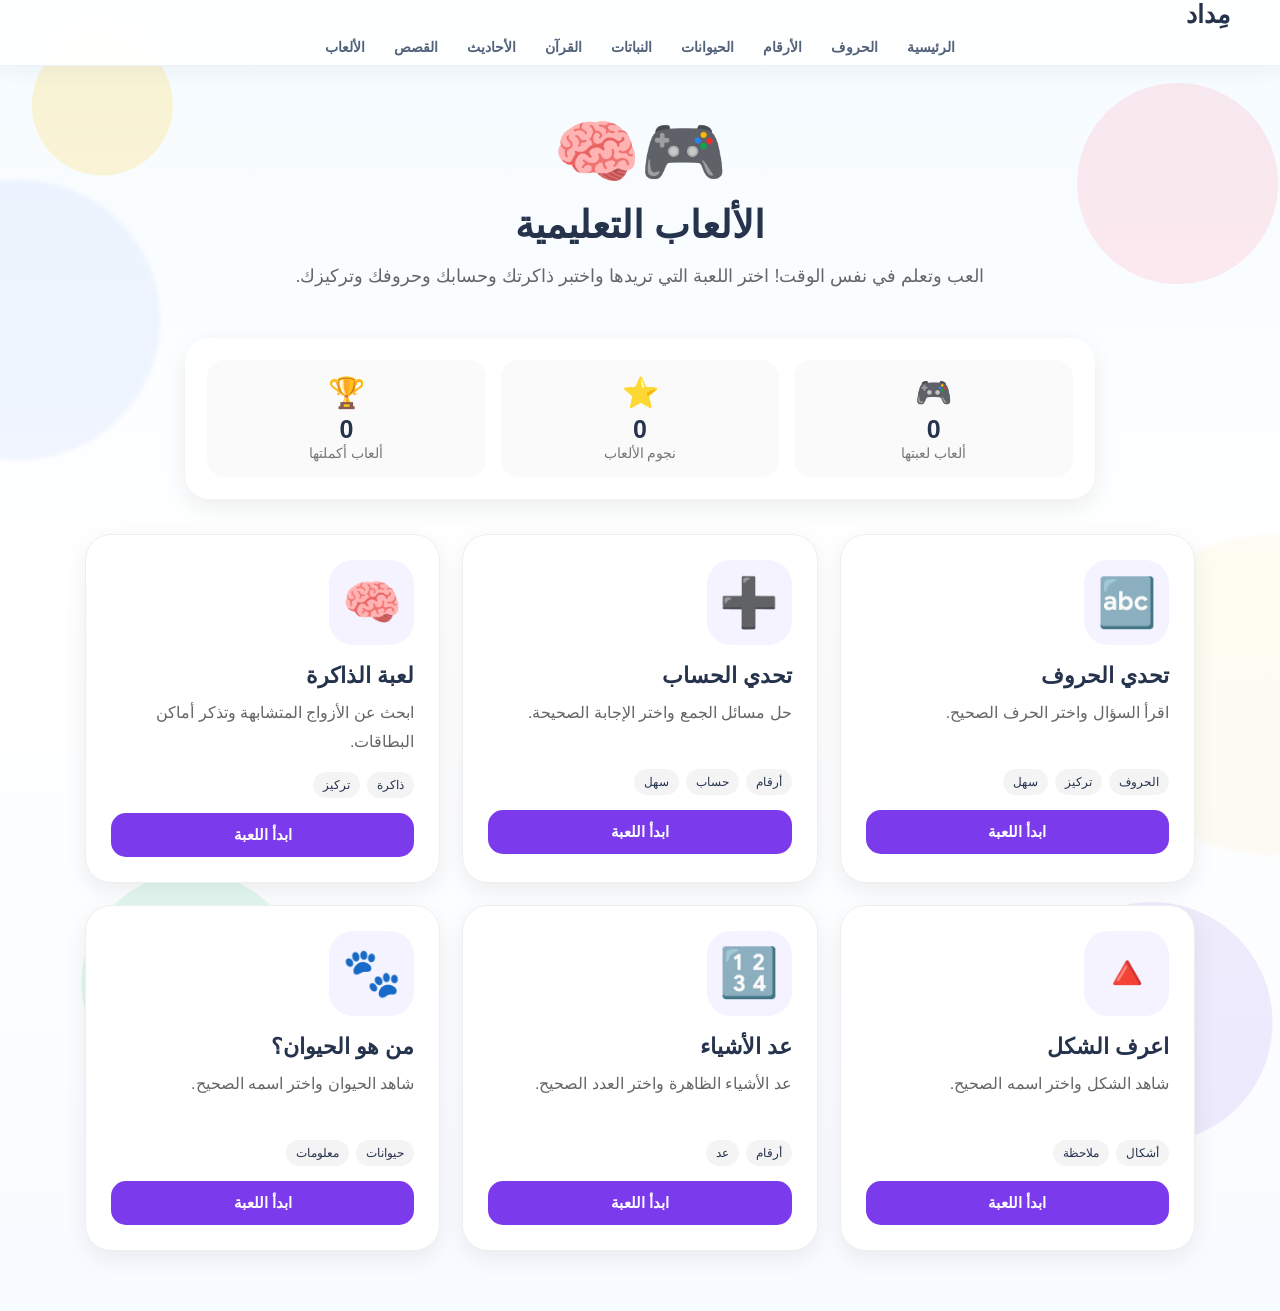
<file: games.html>
<!DOCTYPE html>
<html lang="ar" dir="rtl">
<head>
  <meta charset="UTF-8">
  <meta name="viewport" content="width=device-width, initial-scale=1.0">

  <title>الألعاب التعليمية | مِداد</title>
  <meta name="description" content="ألعاب تعليمية للأطفال في الحروف والأرقام والذاكرة والتركيز والحساب.">

  <link rel="stylesheet" href="style.css">

  <style>
    .games-hero {
      text-align: center;
      padding: 45px 20px 30px;
    }

    .games-hero-icon {
      font-size: 70px;
      margin-bottom: 10px;
    }

    .games-hero h1 {
      margin: 0 0 12px;
      font-size: 38px;
    }

    .games-hero p {
      max-width: 700px;
      margin: auto;
      color: #666;
      line-height: 1.9;
      font-size: 18px;
    }

    .games-stats {
      max-width: 950px;
      margin: 15px auto 35px;
      padding: 0 20px;
    }

    .stats-box {
      background: white;
      border-radius: 24px;
      padding: 22px;
      box-shadow: 0 8px 25px rgba(0,0,0,.07);
      display: grid;
      grid-template-columns: repeat(3, 1fr);
      gap: 15px;
      text-align: center;
    }

    .stat {
      padding: 15px;
      background: #fafafa;
      border-radius: 18px;
    }

    .stat-icon {
      font-size: 30px;
    }

    .stat-number {
      display: block;
      font-size: 25px;
      font-weight: bold;
      margin-top: 5px;
    }

    .stat-label {
      color: #777;
      font-size: 14px;
    }

    .games-grid {
      max-width: 1150px;
      margin: auto;
      padding: 0 20px 60px;
      display: grid;
      grid-template-columns: repeat(3, 1fr);
      gap: 22px;
    }

    .game-card {
      background: white;
      border-radius: 26px;
      padding: 25px;
      border: 1px solid #eee;
      box-shadow: 0 8px 25px rgba(0,0,0,.07);
      transition: .25s;
      position: relative;
      overflow: hidden;
    }

    .game-card:hover {
      transform: translateY(-5px);
      box-shadow: 0 15px 35px rgba(0,0,0,.12);
    }

    .game-icon {
      width: 85px;
      height: 85px;
      display: flex;
      justify-content: center;
      align-items: center;
      border-radius: 24px;
      background: #f5f3ff;
      font-size: 48px;
      margin-bottom: 18px;
    }

    .game-card h2 {
      margin: 0 0 10px;
      font-size: 22px;
    }

    .game-card p {
      color: #666;
      line-height: 1.8;
      min-height: 55px;
    }

    .game-tags {
      display: flex;
      flex-wrap: wrap;
      gap: 7px;
      margin: 15px 0;
    }

    .game-tag {
      background: #f4f4f5;
      padding: 6px 10px;
      border-radius: 20px;
      font-size: 12px;
    }

    .game-start {
      width: 100%;
      border: 0;
      border-radius: 15px;
      padding: 13px;
      background: #7c3aed;
      color: white;
      font-family: inherit;
      font-size: 15px;
      font-weight: bold;
      cursor: pointer;
      transition: .2s;
    }

    .game-start:hover {
      transform: scale(1.02);
    }

    .game-completed {
      position: absolute;
      top: 15px;
      left: 15px;
      background: #22c55e;
      color: white;
      padding: 6px 10px;
      border-radius: 20px;
      font-size: 12px;
      display: none;
    }

    .game-card.completed .game-completed {
      display: block;
    }

    .modal {
      display: none;
      position: fixed;
      inset: 0;
      z-index: 9999;
      background: rgba(0,0,0,.7);
      padding: 15px;
      overflow-y: auto;
    }

    .modal.show {
      display: flex;
      justify-content: center;
      align-items: center;
    }

    .game-window {
      width: 100%;
      max-width: 760px;
      max-height: 95vh;
      overflow-y: auto;
      background: white;
      border-radius: 28px;
      padding: 25px;
      position: relative;
      box-sizing: border-box;
    }

    .close-game {
      position: absolute;
      left: 15px;
      top: 15px;
      width: 42px;
      height: 42px;
      border: 0;
      border-radius: 50%;
      background: #f3f4f6;
      font-size: 24px;
      cursor: pointer;
    }

    .game-title {
      text-align: center;
      margin: 5px 45px 25px;
    }

    .game-title-icon {
      font-size: 55px;
    }

    .game-title h2 {
      margin: 5px 0;
    }

    .question-box {
      background: #f8fafc;
      border-radius: 20px;
      padding: 25px;
      text-align: center;
      margin-bottom: 20px;
    }

    .question-number {
      color: #7c3aed;
      font-weight: bold;
      margin-bottom: 10px;
    }

    .question {
      font-size: 28px;
      font-weight: bold;
      line-height: 1.7;
    }

    .answers {
      display: grid;
      grid-template-columns: repeat(2, 1fr);
      gap: 12px;
    }

    .answer {
      border: 2px solid #e5e7eb;
      background: white;
      border-radius: 17px;
      padding: 16px;
      font-family: inherit;
      font-size: 18px;
      cursor: pointer;
      transition: .2s;
    }

    .answer:hover {
      border-color: #8b5cf6;
      background: #faf5ff;
    }

    .answer.correct {
      background: #dcfce7;
      border-color: #22c55e;
      color: #166534;
    }

    .answer.wrong {
      background: #fee2e2;
      border-color: #ef4444;
      color: #991b1b;
    }

    .feedback {
      text-align: center;
      min-height: 30px;
      margin: 18px 0;
      font-weight: bold;
    }

    .next-btn,
    .restart-btn {
      display: block;
      margin: 15px auto 0;
      border: 0;
      border-radius: 15px;
      padding: 13px 25px;
      background: #7c3aed;
      color: white;
      font-family: inherit;
      font-size: 15px;
      cursor: pointer;
    }

    .memory-board {
      display: grid;
      grid-template-columns: repeat(4, 1fr);
      gap: 10px;
      max-width: 520px;
      margin: auto;
    }

    .memory-card {
      aspect-ratio: 1;
      border: 0;
      border-radius: 15px;
      background: #7c3aed;
      color: white;
      font-size: 30px;
      cursor: pointer;
      position: relative;
      transform-style: preserve-3d;
      transition: transform .25s;
    }

    .memory-card.flipped {
      background: #ede9fe;
      color: #111827;
    }

    .memory-card.matched {
      background: #dcfce7;
      color: #166534;
      cursor: default;
    }

    .memory-front {
      display: none;
    }

    .memory-card.flipped .memory-front,
    .memory-card.matched .memory-front {
      display: block;
    }

    .memory-back {
      display: block;
    }

    .memory-card.flipped .memory-back,
    .memory-card.matched .memory-back {
      display: none;
    }

    .memory-info {
      text-align: center;
      margin: 15px 0;
      color: #666;
    }

    .letters-game {
      display: grid;
      grid-template-columns: repeat(4, 1fr);
      gap: 12px;
      max-width: 560px;
      margin: auto;
    }

    .letter-choice {
      border: 2px solid #e5e7eb;
      background: white;
      border-radius: 18px;
      padding: 18px 10px;
      font-size: 30px;
      font-weight: bold;
      cursor: pointer;
      font-family: inherit;
    }

    .letter-choice:hover {
      background: #faf5ff;
      border-color: #8b5cf6;
    }

    .shape-game {
      text-align: center;
    }

    .shape-question {
      font-size: 100px;
      margin: 20px;
    }

    .shape-options {
      display: grid;
      grid-template-columns: repeat(2, 1fr);
      gap: 12px;
      max-width: 500px;
      margin: auto;
    }

    .shape-option {
      padding: 17px;
      border: 2px solid #e5e7eb;
      background: white;
      border-radius: 16px;
      font-family: inherit;
      cursor: pointer;
      font-size: 17px;
    }

    .count-game {
      text-align: center;
    }

    .count-objects {
      font-size: 50px;
      line-height: 1.7;
      min-height: 120px;
      padding: 15px;
    }

    .number-options {
      display: grid;
      grid-template-columns: repeat(3, 1fr);
      gap: 12px;
      max-width: 500px;
      margin: auto;
    }

    .number-option {
      padding: 17px;
      border: 2px solid #e5e7eb;
      background: white;
      border-radius: 16px;
      font-family: inherit;
      font-size: 22px;
      font-weight: bold;
      cursor: pointer;
    }

    .result-screen {
      text-align: center;
      padding: 30px 10px;
    }

    .result-icon {
      font-size: 70px;
    }

    .result-score {
      font-size: 35px;
      font-weight: bold;
      color: #7c3aed;
      margin: 15px 0;
    }

    .game-note {
      text-align: center;
      color: #777;
      line-height: 1.8;
      margin-top: 20px;
    }

    @media (max-width: 900px) {
      .games-grid {
        grid-template-columns: repeat(2, 1fr);
      }
    }

    @media (max-width: 600px) {
      .games-grid {
        grid-template-columns: 1fr;
        padding: 0 15px 40px;
      }

      .stats-box {
        grid-template-columns: 1fr;
      }

      .games-hero h1 {
        font-size: 30px;
      }

      .answers {
        grid-template-columns: 1fr;
      }

      .memory-board {
        grid-template-columns: repeat(4, 1fr);
        gap: 7px;
      }

      .letters-game {
        grid-template-columns: repeat(4, 1fr);
      }

      .number-options,
      .shape-options {
        grid-template-columns: 1fr;
      }

      .game-window {
        padding: 20px 15px;
      }

      .question {
        font-size: 23px;
      }
    }
  </style>
</head>

<body>

<header class="site-header">
  <div class="container">

    <a href="index.html" class="logo">
      <span>مِداد</span>
    </a>

    <button class="menu-toggle" aria-label="فتح القائمة">☰</button>

    <nav class="main-nav">
      <a href="index.html">الرئيسية</a>
      <a href="letters.html">الحروف</a>
      <a href="numbers.html">الأرقام</a>
      <a href="animals.html">الحيوانات</a>
      <a href="plants.html">النباتات</a>
      <a href="quran.html">القرآن</a>
      <a href="hadith.html">الأحاديث</a>
      <a href="stories.html">القصص</a>
      <a href="games.html" class="active">الألعاب</a>
    </nav>

  </div>
</header>


<main>

  <section class="games-hero">
    <div class="games-hero-icon">🎮🧠</div>

    <h1>الألعاب التعليمية</h1>

    <p>
      العب وتعلم في نفس الوقت!
      اختر اللعبة التي تريدها واختبر ذاكرتك وحسابك وحروفك وتركيزك.
    </p>
  </section>


  <section class="games-stats">

    <div class="stats-box">

      <div class="stat">
        <div class="stat-icon">🎮</div>
        <span class="stat-number" id="playedGames">0</span>
        <span class="stat-label">ألعاب لعبتها</span>
      </div>

      <div class="stat">
        <div class="stat-icon">⭐</div>
        <span class="stat-number" id="gameStars">0</span>
        <span class="stat-label">نجوم الألعاب</span>
      </div>

      <div class="stat">
        <div class="stat-icon">🏆</div>
        <span class="stat-number" id="wonGames">0</span>
        <span class="stat-label">ألعاب أكملتها</span>
      </div>

    </div>

  </section>


  <section class="games-grid">

    <!-- لعبة الحروف -->
    <article class="game-card" id="card-letters">
      <span class="game-completed">✓ مكتملة</span>

      <div class="game-icon">🔤</div>

      <h2>تحدي الحروف</h2>

      <p>
        اقرأ السؤال واختر الحرف الصحيح.
      </p>

      <div class="game-tags">
        <span class="game-tag">الحروف</span>
        <span class="game-tag">تركيز</span>
        <span class="game-tag">سهل</span>
      </div>

      <button class="game-start" onclick="startLettersGame()">
        ابدأ اللعبة
      </button>
    </article>


    <!-- لعبة الحساب -->
    <article class="game-card" id="card-math">
      <span class="game-completed">✓ مكتملة</span>

      <div class="game-icon">➕</div>

      <h2>تحدي الحساب</h2>

      <p>
        حل مسائل الجمع واختر الإجابة الصحيحة.
      </p>

      <div class="game-tags">
        <span class="game-tag">أرقام</span>
        <span class="game-tag">حساب</span>
        <span class="game-tag">سهل</span>
      </div>

      <button class="game-start" onclick="startMathGame()">
        ابدأ اللعبة
      </button>
    </article>


    <!-- لعبة الذاكرة -->
    <article class="game-card" id="card-memory">
      <span class="game-completed">✓ مكتملة</span>

      <div class="game-icon">🧠</div>

      <h2>لعبة الذاكرة</h2>

      <p>
        ابحث عن الأزواج المتشابهة وتذكر أماكن البطاقات.
      </p>

      <div class="game-tags">
        <span class="game-tag">ذاكرة</span>
        <span class="game-tag">تركيز</span>
      </div>

      <button class="game-start" onclick="startMemoryGame()">
        ابدأ اللعبة
      </button>
    </article>


    <!-- لعبة الأشكال -->
    <article class="game-card" id="card-shapes">
      <span class="game-completed">✓ مكتملة</span>

      <div class="game-icon">🔺</div>

      <h2>اعرف الشكل</h2>

      <p>
        شاهد الشكل واختر اسمه الصحيح.
      </p>

      <div class="game-tags">
        <span class="game-tag">أشكال</span>
        <span class="game-tag">ملاحظة</span>
      </div>

      <button class="game-start" onclick="startShapesGame()">
        ابدأ اللعبة
      </button>
    </article>


    <!-- لعبة العد -->
    <article class="game-card" id="card-count">
      <span class="game-completed">✓ مكتملة</span>

      <div class="game-icon">🔢</div>

      <h2>عد الأشياء</h2>

      <p>
        عد الأشياء الظاهرة واختر العدد الصحيح.
      </p>

      <div class="game-tags">
        <span class="game-tag">أرقام</span>
        <span class="game-tag">عد</span>
      </div>

      <button class="game-start" onclick="startCountGame()">
        ابدأ اللعبة
      </button>
    </article>


    <!-- لعبة الحيوانات -->
    <article class="game-card" id="card-animals">
      <span class="game-completed">✓ مكتملة</span>

      <div class="game-icon">🐾</div>

      <h2>من هو الحيوان؟</h2>

      <p>
        شاهد الحيوان واختر اسمه الصحيح.
      </p>

      <div class="game-tags">
        <span class="game-tag">حيوانات</span>
        <span class="game-tag">معلومات</span>
      </div>

      <button class="game-start" onclick="startAnimalsGame()">
        ابدأ اللعبة
      </button>
    </article>

  </section>

</main>


<!-- نافذة الألعاب -->

<div class="modal" id="gameModal">

  <div class="game-window">

    <button class="close-game" onclick="closeGame()">×</button>

    <div id="gameContent"></div>

  </div>

</div>


<script src="app.js"></script>

<script>

  const gameStorageKey = "midad_games_data";

  let gameData = JSON.parse(
    localStorage.getItem(gameStorageKey) ||
    '{"played":0,"won":0,"stars":0,"completed":[]}'
  );


  function saveGameData() {

    localStorage.setItem(
      gameStorageKey,
      JSON.stringify(gameData)
    );

    updateStats();
  }


  function updateStats() {

    document.getElementById("playedGames").textContent =
      gameData.played;

    document.getElementById("wonGames").textContent =
      gameData.won;

    document.getElementById("gameStars").textContent =
      gameData.stars;

    gameData.completed.forEach(function(game) {

      const card = document.getElementById("card-" + game);

      if (card) {
        card.classList.add("completed");
      }

    });

  }


  function addGamePlayed() {
    gameData.played++;
    saveGameData();
  }


  function finishGame(gameName, earnedStars) {

    if (!gameData.completed.includes(gameName)) {

      gameData.completed.push(gameName);

      gameData.won++;

      gameData.stars += earnedStars;

      if (typeof window.midadAddStars === "function") {
        window.midadAddStars(earnedStars);
      }

    }

    saveGameData();

  }


  function openGame(content) {

    document.getElementById("gameContent").innerHTML =
      content;

    document.getElementById("gameModal").classList.add("show");

    document.body.style.overflow = "hidden";

  }


  function closeGame() {

    document.getElementById("gameModal").classList.remove("show");

    document.body.style.overflow = "";

    if ("speechSynthesis" in window) {
      speechSynthesis.cancel();
    }

  }


  document.getElementById("gameModal")
    .addEventListener("click", function(e) {

      if (e.target === this) {
        closeGame();
      }

    });


  document.addEventListener("keydown", function(e) {

    if (e.key === "Escape") {
      closeGame();
    }

  });


  /*
   * لعبة الحروف
   */

  const lettersQuestions = [

    {
      question: "ما الحرف الذي تبدأ به كلمة أسد؟ 🦁",
      answer: "أ",
      options: ["أ", "ب", "ت", "م"]
    },

    {
      question: "ما الحرف الذي تبدأ به كلمة بيت؟ 🏠",
      answer: "ب",
      options: ["ج", "ب", "س", "ك"]
    },

    {
      question: "ما الحرف الذي تبدأ به كلمة تفاحة؟ 🍎",
      answer: "ت",
      options: ["ث", "ت", "د", "ر"]
    },

    {
      question: "ما الحرف الذي تبدأ به كلمة حصان؟ 🐴",
      answer: "ح",
      options: ["ح", "خ", "ج", "ع"]
    },

    {
      question: "ما الحرف الذي تبدأ به كلمة قمر؟ 🌙",
      answer: "ق",
      options: ["ف", "ق", "ك", "م"]
    }

  ];


  let lettersIndex = 0;
  let lettersScore = 0;
  let lettersAnswered = false;


  function startLettersGame() {

    addGamePlayed();

    lettersIndex = 0;
    lettersScore = 0;

    renderLettersQuestion();

  }


  function renderLettersQuestion() {

    const q = lettersQuestions[lettersIndex];

    let html = `

      <div class="game-title">

        <div class="game-title-icon">🔤</div>

        <h2>تحدي الحروف</h2>

      </div>

      <div class="question-box">

        <div class="question-number">
          السؤال ${lettersIndex + 1} من ${lettersQuestions.length}
        </div>

        <div class="question">
          ${q.question}
        </div>

      </div>

      <div class="letters-game">

    `;

    q.options.forEach(function(option) {

      html += `
        <button
          class="letter-choice"
          onclick="answerLetter('${option}')">
          ${option}
        </button>
      `;

    });

    html += `

      </div>

      <div class="feedback" id="gameFeedback"></div>

      <div class="game-note">
        اختر الإجابة الصحيحة.
      </div>

    `;

    openGame(html);

    lettersAnswered = false;

  }


  function answerLetter(answer) {

    if (lettersAnswered) return;

    lettersAnswered = true;

    const q = lettersQuestions[lettersIndex];

    const feedback =
      document.getElementById("gameFeedback");

    if (answer === q.answer) {

      lettersScore++;

      feedback.textContent =
        "أحسنت! إجابة صحيحة 🎉";

      feedback.style.color = "#16a34a";

    } else {

      feedback.textContent =
        "حاول مرة أخرى. الإجابة الصحيحة هي: " +
        q.answer;

      feedback.style.color = "#dc2626";

    }

    setTimeout(function() {

      lettersIndex++;

      if (lettersIndex < lettersQuestions.length) {

        renderLettersQuestion();

      } else {

        showGameResult(
          "letters",
          lettersScore,
          lettersQuestions.length
        );

      }

    }, 900);

  }


  /*
   * لعبة الحساب
   */

  const mathQuestions = [

    {
      question: "٢ + ٣ = ؟",
      answer: "٥",
      options: ["٤", "٥", "٦"]
    },

    {
      question: "١ + ٤ = ؟",
      answer: "٥",
      options: ["٣", "٥", "٧"]
    },

    {
      question: "٣ + ٣ = ؟",
      answer: "٦",
      options: ["٥", "٦", "٧"]
    },

    {
      question: "٢ + ٥ = ؟",
      answer: "٧",
      options: ["٦", "٧", "٨"]
    },

    {
      question: "٤ + ٤ = ؟",
      answer: "٨",
      options: ["٧", "٨", "٩"]
    }

  ];


  let mathIndex = 0;
  let mathScore = 0;
  let mathAnswered = false;


  function startMathGame() {

    addGamePlayed();

    mathIndex = 0;
    mathScore = 0;

    renderMathQuestion();

  }


  function renderMathQuestion() {

    const q = mathQuestions[mathIndex];

    let html = `

      <div class="game-title">

        <div class="game-title-icon">➕</div>

        <h2>تحدي الحساب</h2>

      </div>

      <div class="question-box">

        <div class="question-number">
          السؤال ${mathIndex + 1} من ${mathQuestions.length}
        </div>

        <div class="question">
          ${q.question}
        </div>

      </div>

      <div class="number-options">

    `;

    q.options.forEach(function(option) {

      html += `
        <button
          class="number-option"
          onclick="answerMath('${option}')">
          ${option}
        </button>
      `;

    });

    html += `

      </div>

      <div class="feedback" id="gameFeedback"></div>

    `;

    openGame(html);

    mathAnswered = false;

  }


  function answerMath(answer) {

    if (mathAnswered) return;

    mathAnswered = true;

    const q = mathQuestions[mathIndex];

    const feedback =
      document.getElementById("gameFeedback");

    if (answer === q.answer) {

      mathScore++;

      feedback.textContent =
        "ممتاز! إجابة صحيحة 🎉";

      feedback.style.color = "#16a34a";

    } else {

      feedback.textContent =
        "الإجابة الصحيحة هي: " + q.answer;

      feedback.style.color = "#dc2626";

    }

    setTimeout(function() {

      mathIndex++;

      if (mathIndex < mathQuestions.length) {

        renderMathQuestion();

      } else {

        showGameResult(
          "math",
          mathScore,
          mathQuestions.length
        );

      }

    }, 900);

  }


  /*
   * لعبة الذاكرة
   */

  let memoryCards = [];
  let memoryFlipped = [];
  let memoryLock = false;
  let memoryMatches = 0;


  function startMemoryGame() {

    addGamePlayed();

    const icons = [
      "🍎",
      "🐱",
      "⭐",
      "🌳",
      "🐶",
      "🌙",
      "🍎",
      "🐱",
      "⭐",
      "🌳",
      "🐶",
      "🌙"
    ];

    memoryCards =
      icons.sort(function() {
        return Math.random() - .5;
      });

    memoryFlipped = [];
    memoryLock = false;
    memoryMatches = 0;

    renderMemoryGame();

  }


  function renderMemoryGame() {

    let html = `

      <div class="game-title">

        <div class="game-title-icon">🧠</div>

        <h2>لعبة الذاكرة</h2>

      </div>

      <div class="memory-info">
        ابحث عن البطاقات المتشابهة.
        الأزواج: ${memoryMatches} / 6
      </div>

      <div class="memory-board">

    `;

    memoryCards.forEach(function(icon, index) {

      const isFlipped =
        memoryFlipped.includes(index);

      html += `

        <button
          class="memory-card ${isFlipped ? "flipped" : ""}"
          id="memory-${index}"
          onclick="flipMemory(${index})">

          <span class="memory-back">?</span>

          <span class="memory-front">${icon}</span>

        </button>

      `;

    });

    html += `

      </div>

      <div class="game-note">
        تذكر مكان كل صورة.
      </div>

    `;

    openGame(html);

  }


  function flipMemory(index) {

    if (memoryLock) return;

    if (memoryFlipped.includes(index)) return;

    memoryFlipped.push(index);

    renderMemoryGame();

    if (memoryFlipped.length === 2) {

      memoryLock = true;

      const first = memoryFlipped[0];
      const second = memoryFlipped[1];

      if (memoryCards[first] === memoryCards[second]) {

        setTimeout(function() {

          memoryMatches++;

          memoryFlipped = [];

          memoryLock = false;

          if (memoryMatches === 6) {

            finishGame("memory", 5);

            showGameResult(
              "memory",
              6,
              6
            );

          } else {

            renderMemoryGame();

          }

        }, 500);

      } else {

        setTimeout(function() {

          memoryFlipped = [];

          memoryLock = false;

          renderMemoryGame();

        }, 800);

      }

    }

  }


  /*
   * لعبة الأشكال
   */

  const shapeQuestions = [

    {
      icon: "🔴",
      answer: "دائرة",
      options: ["دائرة", "مربع", "مثلث", "مستطيل"]
    },

    {
      icon: "🔺",
      answer: "مثلث",
      options: ["دائرة", "مثلث", "مربع", "نجمة"]
    },

    {
      icon: "⭐",
      answer: "نجمة",
      options: ["مربع", "نجمة", "دائرة", "مثلث"]
    },

    {
      icon: "⬛",
      answer: "مربع",
      options: ["مستطيل", "دائرة", "مربع", "نجمة"]
    }

  ];


  let shapeIndex = 0;
  let shapeScore = 0;
  let shapeAnswered = false;


  function startShapesGame() {

    addGamePlayed();

    shapeIndex = 0;
    shapeScore = 0;

    renderShapeQuestion();

  }


  function renderShapeQuestion() {

    const q = shapeQuestions[shapeIndex];

    let html = `

      <div class="game-title">

        <div class="game-title-icon">🔺</div>

        <h2>اعرف الشكل</h2>

      </div>

      <div class="shape-game">

        <div class="question-number">
          السؤال ${shapeIndex + 1} من ${shapeQuestions.length}
        </div>

        <div class="shape-question">
          ${q.icon}
        </div>

        <div class="shape-options">

    `;

    q.options.forEach(function(option) {

      html += `
        <button
          class="shape-option"
          onclick="answerShape('${option}')">
          ${option}
        </button>
      `;

    });

    html += `

        </div>

        <div class="feedback" id="gameFeedback"></div>

      </div>

    `;

    openGame(html);

    shapeAnswered = false;

  }


  function answerShape(answer) {

    if (shapeAnswered) return;

    shapeAnswered = true;

    const q = shapeQuestions[shapeIndex];

    const feedback =
      document.getElementById("gameFeedback");

    if (answer === q.answer) {

      shapeScore++;

      feedback.textContent =
        "أحسنت! 🎉";

      feedback.style.color = "#16a34a";

    } else {

      feedback.textContent =
        "الإجابة الصحيحة هي: " + q.answer;

      feedback.style.color = "#dc2626";

    }

    setTimeout(function() {

      shapeIndex++;

      if (shapeIndex < shapeQuestions.length) {

        renderShapeQuestion();

      } else {

        showGameResult(
          "shapes",
          shapeScore,
          shapeQuestions.length
        );

      }

    }, 900);

  }


  /*
   * لعبة العد
   */

  let countAnswer = 0;
  let countOptions = [];


  function startCountGame() {

    addGamePlayed();

    countAnswer =
      Math.floor(Math.random() * 9) + 2;

    countOptions = [
      countAnswer,
      countAnswer + 1,
      countAnswer - 1
    ];

    countOptions =
      countOptions.filter(function(value) {
        return value > 0;
      });

    countOptions =
      countOptions.sort(function() {
        return Math.random() - .5;
      });

    renderCountGame();

  }


  function renderCountGame() {

    const objects =
      "🍎".repeat(countAnswer);

    let html = `

      <div class="game-title">

        <div class="game-title-icon">🔢</div>

        <h2>عد الأشياء</h2>

      </div>

      <div class="count-game">

        <div class="question">
          كم تفاحة ترى؟
        </div>

        <div class="count-objects">
          ${objects}
        </div>

        <div class="number-options">

    `;

    countOptions.forEach(function(number) {

      html += `
        <button
          class="number-option"
          onclick="answerCount(${number})">
          ${number}
        </button>
      `;

    });

    html += `

        </div>

        <div class="feedback" id="gameFeedback"></div>

      </div>

    `;

    openGame(html);

  }


  function answerCount(answer) {

    const feedback =
      document.getElementById("gameFeedback");

    if (answer === countAnswer) {

      feedback.textContent =
        "رائع! عدد صحيح 🎉";

      feedback.style.color = "#16a34a";

      finishGame("count", 3);

      setTimeout(function() {
        showGameResult("count", 1, 1);
      }, 700);

    } else {

      feedback.textContent =
        "حاول مرة أخرى.";

      feedback.style.color = "#dc2626";

    }

  }


  /*
   * لعبة الحيوانات
   */

  const animalQuestions = [

    {
      icon: "🦁",
      answer: "أسد",
      options: ["أسد", "قطة", "حصان", "أرنب"]
    },

    {
      icon: "🐘",
      answer: "فيل",
      options: ["فيل", "كلب", "بقرة", "نمر"]
    },

    {
      icon: "🐰",
      answer: "أرنب",
      options: ["أسد", "أرنب", "حصان", "فيل"]
    },

    {
      icon: "🐴",
      answer: "حصان",
      options: ["قرد", "نمر", "حصان", "كلب"]
    },

    {
      icon: "🐼",
      answer: "باندا",
      options: ["باندا", "أسد", "بقرة", "قط"]
    }

  ];


  let animalIndex = 0;
  let animalScore = 0;
  let animalAnswered = false;


  function startAnimalsGame() {

    addGamePlayed();

    animalIndex = 0;
    animalScore = 0;

    renderAnimalQuestion();

  }


  function renderAnimalQuestion() {

    const q =
      animalQuestions[animalIndex];

    let html = `

      <div class="game-title">

        <div class="game-title-icon">🐾</div>

        <h2>من هو الحيوان؟</h2>

      </div>

      <div class="shape-game">

        <div class="question-number">
          السؤال ${animalIndex + 1} من ${animalQuestions.length}
        </div>

        <div class="shape-question">
          ${q.icon}
        </div>

        <div class="shape-options">

    `;

    q.options.forEach(function(option) {

      html += `
        <button
          class="shape-option"
          onclick="answerAnimal('${option}')">
          ${option}
        </button>
      `;

    });

    html += `

        </div>

        <div class="feedback" id="gameFeedback"></div>

      </div>

    `;

    openGame(html);

    animalAnswered = false;

  }


  function answerAnimal(answer) {

    if (animalAnswered) return;

    animalAnswered = true;

    const q =
      animalQuestions[animalIndex];

    const feedback =
      document.getElementById("gameFeedback");

    if (answer === q.answer) {

      animalScore++;

      feedback.textContent =
        "أحسنت! إجابة صحيحة 🎉";

      feedback.style.color = "#16a34a";

    } else {

      feedback.textContent =
        "الإجابة الصحيحة هي: " + q.answer;

      feedback.style.color = "#dc2626";

    }

    setTimeout(function() {

      animalIndex++;

      if (animalIndex < animalQuestions.length) {

        renderAnimalQuestion();

      } else {

        showGameResult(
          "animals",
          animalScore,
          animalQuestions.length
        );

      }

    }, 900);

  }


  /*
   * نتيجة اللعبة
   */

  function showGameResult(
    gameName,
    score,
    total
  ) {

    let stars = 1;

    if (score === total) {
      stars = 5;
    } else if (score >= Math.ceil(total * .7)) {
      stars = 3;
    }

    finishGame(gameName, stars);

    let message;

    if (score === total) {

      message = "ممتاز جدًا! أكملت اللعبة بنجاح.";

    } else if (score >= Math.ceil(total * .7)) {

      message = "رائع! أداء جميل، استمر في التعلم.";

    } else {

      message = "محاولة جميلة! جرب مرة أخرى لتحسن نتيجتك.";

    }

    openGame(`

      <div class="result-screen">

        <div class="result-icon">🏆</div>

        <h2>انتهت اللعبة!</h2>

        <div class="result-score">
          ${score} / ${total}
        </div>

        <p>${message}</p>

        <p>
          حصلت على ⭐ ${stars} نجوم
        </p>

        <button
          class="restart-btn"
          onclick="closeGame()">
          العودة للألعاب
        </button>

      </div>

    `);

  }


  updateStats();

</script>

</body>
</html>
</file>
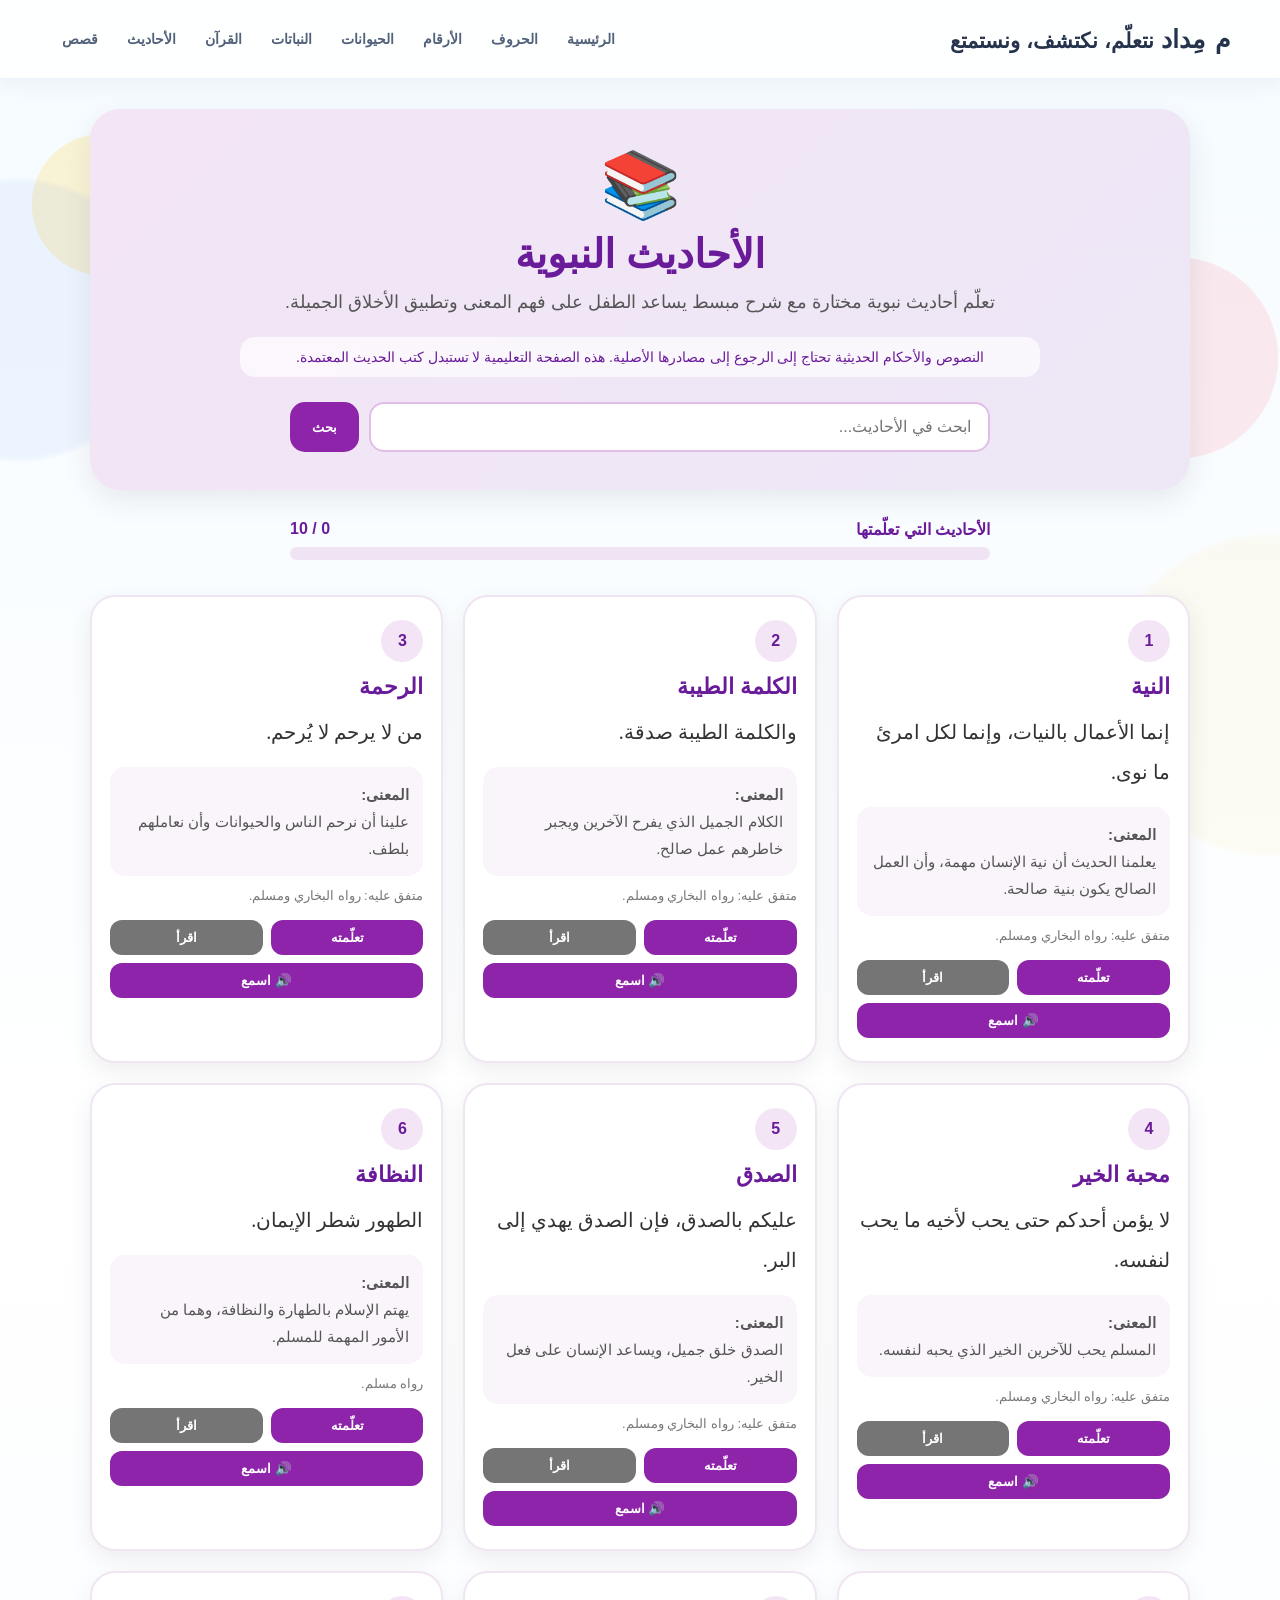
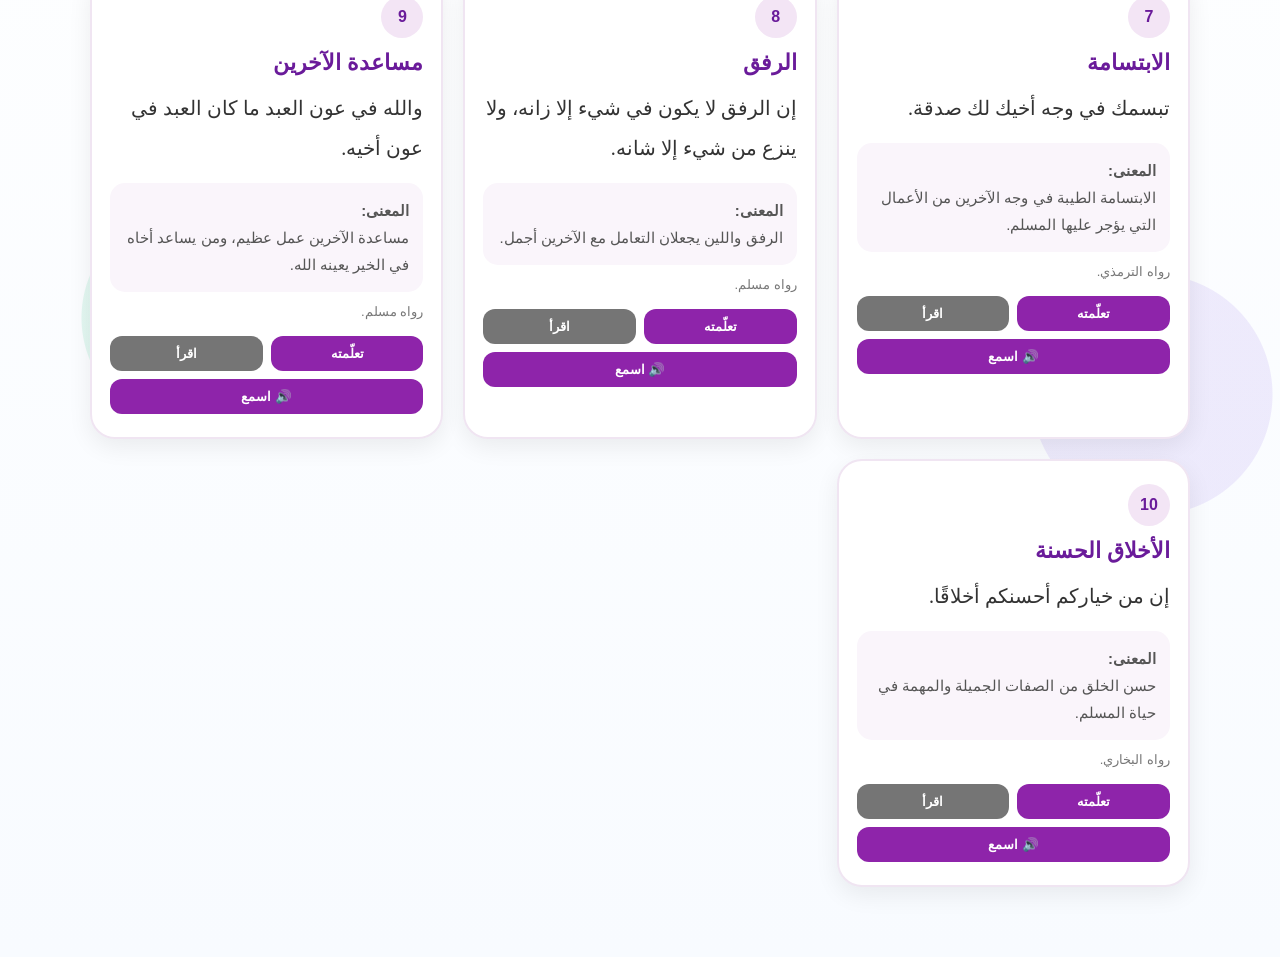
<file: hadith.html>
<!DOCTYPE html>
<html lang="ar" dir="rtl">
<head>
  <meta charset="UTF-8">
  <meta name="viewport" content="width=device-width, initial-scale=1.0">

  <meta name="description" content="مِداد - أحاديث نبوية مختارة للأطفال مع شرح مبسط">
  <meta name="theme-color" content="#6a1b9a">

  <title>الأحاديث | مِداد</title>

  <link rel="stylesheet" href="style.css">

  <style>
    .hadith-page {
      padding: 30px 15px 70px;
    }

    .hadith-hero {
      max-width: 1100px;
      margin: 0 auto 30px;
      padding: 38px 20px;
      text-align: center;
      border-radius: 30px;
      background: linear-gradient(135deg, #f3e5f5, #ede7f6);
      box-shadow: 0 10px 30px rgba(0,0,0,.08);
    }

    .hadith-hero-icon {
      font-size: 65px;
    }

    .hadith-hero h1 {
      margin: 8px 0;
      color: #6a1b9a;
      font-size: 40px;
    }

    .hadith-hero p {
      max-width: 720px;
      margin: auto;
      color: #555;
      font-size: 18px;
      line-height: 1.9;
    }

    .hadith-note {
      max-width: 800px;
      margin: 18px auto 0;
      padding: 12px 18px;
      background: rgba(255,255,255,.7);
      border-radius: 15px;
      color: #6a1b9a;
      font-size: 14px;
    }

    .hadith-search {
      max-width: 700px;
      margin: 25px auto 0;
      display: flex;
      gap: 10px;
    }

    .hadith-search input {
      flex: 1;
      min-width: 0;
      padding: 14px 17px;
      border: 2px solid #e1bee7;
      border-radius: 15px;
      outline: none;
      font-size: 16px;
      font-family: inherit;
    }

    .hadith-search input:focus {
      border-color: #ab47bc;
    }

    .hadith-search button {
      border: 0;
      border-radius: 15px;
      padding: 0 22px;
      background: #8e24aa;
      color: white;
      font-weight: bold;
      cursor: pointer;
      font-family: inherit;
    }

    .hadith-progress {
      max-width: 700px;
      margin: 25px auto 35px;
    }

    .progress-label {
      display: flex;
      justify-content: space-between;
      margin-bottom: 8px;
      color: #6a1b9a;
      font-weight: bold;
    }

    .progress-bar {
      height: 13px;
      background: #f0e3f4;
      border-radius: 20px;
      overflow: hidden;
    }

    .progress-fill {
      width: 0%;
      height: 100%;
      background: linear-gradient(90deg, #8e24aa, #ce93d8);
      border-radius: 20px;
      transition: width .4s ease;
    }

    .hadith-grid {
      max-width: 1100px;
      margin: 0 auto;
      display: grid;
      grid-template-columns: repeat(3, 1fr);
      gap: 20px;
    }

    .hadith-card {
      background: white;
      border: 2px solid #f0e5f2;
      border-radius: 25px;
      padding: 23px 18px;
      box-shadow: 0 8px 25px rgba(0,0,0,.07);
      transition: .25s ease;
    }

    .hadith-card:hover {
      transform: translateY(-5px);
      box-shadow: 0 14px 30px rgba(0,0,0,.12);
    }

    .hadith-card.completed {
      border-color: #81c784;
      background: #f8fff8;
    }

    .hadith-number {
      width: 42px;
      height: 42px;
      display: flex;
      align-items: center;
      justify-content: center;
      margin-bottom: 12px;
      border-radius: 50%;
      background: #f3e5f5;
      color: #6a1b9a;
      font-weight: bold;
    }

    .hadith-card h2 {
      margin: 5px 0 12px;
      color: #6a1b9a;
      font-size: 22px;
    }

    .hadith-text {
      color: #333;
      font-family: serif;
      font-size: 20px;
      line-height: 2;
    }

    .hadith-explanation {
      margin-top: 15px;
      padding: 14px;
      background: #faf5fb;
      border-radius: 15px;
      color: #555;
      line-height: 1.8;
      font-size: 15px;
    }

    .hadith-source {
      margin-top: 12px;
      color: #777;
      font-size: 13px;
    }

    .hadith-actions {
      display: flex;
      gap: 8px;
      flex-wrap: wrap;
      margin-top: 17px;
    }

    .hadith-button {
      flex: 1;
      min-width: 100px;
      border: 0;
      border-radius: 12px;
      padding: 10px 12px;
      background: #8e24aa;
      color: white;
      cursor: pointer;
      font-family: inherit;
      font-weight: bold;
    }

    .hadith-button:hover {
      background: #6a1b9a;
    }

    .hadith-button.done {
      background: #43a047;
    }

    .hadith-button.gray {
      background: #757575;
    }

    .hadith-modal {
      position: fixed;
      inset: 0;
      z-index: 9999;
      display: none;
      align-items: center;
      justify-content: center;
      padding: 15px;
      background: rgba(0,0,0,.6);
    }

    .hadith-modal.active {
      display: flex;
    }

    .hadith-modal-box {
      position: relative;
      width: min(650px, 100%);
      max-height: 90vh;
      overflow-y: auto;
      padding: 30px;
      background: white;
      border-radius: 28px;
      animation: hadithPop .25s ease;
    }

    @keyframes hadithPop {
      from {
        opacity: 0;
        transform: scale(.9);
      }

      to {
        opacity: 1;
        transform: scale(1);
      }
    }

    .close-hadith {
      position: sticky;
      top: 0;
      float: left;
      width: 40px;
      height: 40px;
      border: 0;
      border-radius: 50%;
      background: #eee;
      font-size: 24px;
      cursor: pointer;
    }

    .modal-hadith-icon {
      text-align: center;
      font-size: 65px;
    }

    .hadith-modal-box h2 {
      text-align: center;
      color: #6a1b9a;
      font-size: 30px;
    }

    .modal-hadith-text {
      padding: 20px;
      background: #faf5fb;
      border-radius: 18px;
      font-family: serif;
      font-size: 23px;
      line-height: 2.1;
      color: #222;
    }

    .modal-explanation {
      margin-top: 18px;
      color: #555;
      line-height: 1.9;
      font-size: 17px;
    }

    .empty-hadith {
      max-width: 700px;
      margin: 20px auto;
      padding: 30px;
      background: white;
      border-radius: 20px;
      text-align: center;
      color: #777;
      box-shadow: 0 8px 20px rgba(0,0,0,.06);
    }

    @media (max-width: 900px) {
      .hadith-grid {
        grid-template-columns: repeat(2, 1fr);
      }
    }

    @media (max-width: 650px) {
      .hadith-hero h1 {
        font-size: 31px;
      }

      .hadith-hero p {
        font-size: 16px;
      }

      .hadith-search {
        flex-direction: column;
      }

      .hadith-search button {
        height: 48px;
      }

      .hadith-grid {
        grid-template-columns: 1fr;
      }

      .hadith-card {
        padding: 20px 15px;
      }

      .hadith-text {
        font-size: 19px;
      }

      .hadith-modal-box {
        padding: 22px 15px;
      }
    }
  </style>
</head>

<body>

<header class="site-header">

  <div class="container header-inner">

    <a href="index.html" class="logo">
      <span class="logo-mark">م</span>

      <span>
        <strong>مِداد</strong>
        <small>نتعلّم، نكتشف، ونستمتع</small>
      </span>
    </a>

    <button class="menu-toggle" aria-label="فتح القائمة">
      ☰
    </button>

    <nav class="main-nav">

      <a href="index.html">الرئيسية</a>
      <a href="letters.html">الحروف</a>
      <a href="numbers.html">الأرقام</a>
      <a href="animals.html">الحيوانات</a>
      <a href="plants.html">النباتات</a>
      <a href="quran.html">القرآن</a>
      <a href="hadith.html" class="active">الأحاديث</a>
      <a href="stories.html">قصص</a>

    </nav>

  </div>

</header>


<main class="hadith-page">

  <section class="hadith-hero">

    <div class="hadith-hero-icon">📚</div>

    <h1>الأحاديث النبوية</h1>

    <p>
      تعلّم أحاديث نبوية مختارة مع شرح مبسط يساعد الطفل
      على فهم المعنى وتطبيق الأخلاق الجميلة.
    </p>

    <div class="hadith-note">
      النصوص والأحكام الحديثية تحتاج إلى الرجوع إلى مصادرها الأصلية.
      هذه الصفحة التعليمية لا تستبدل كتب الحديث المعتمدة.
    </div>

    <div class="hadith-search">

      <input
        type="search"
        id="hadithSearch"
        placeholder="ابحث في الأحاديث..."
        autocomplete="off">

      <button onclick="searchHadiths()">
        بحث
      </button>

    </div>

  </section>


  <div class="hadith-progress">

    <div class="progress-label">

      <span>الأحاديث التي تعلّمتها</span>

      <span id="hadithProgressText">
        0 / 10
      </span>

    </div>

    <div class="progress-bar">

      <div
        class="progress-fill"
        id="hadithProgressFill">
      </div>

    </div>

  </div>


  <section
    class="hadith-grid"
    id="hadithGrid">
  </section>

</main>


<div
  class="hadith-modal"
  id="hadithModal">

  <div class="hadith-modal-box">

    <button
      class="close-hadith"
      onclick="closeHadith()">
      ×
    </button>

    <div class="modal-hadith-icon">
      ﷺ
    </div>

    <h2 id="modalHadithTitle">
      الحديث
    </h2>

    <div
      class="modal-hadith-text"
      id="modalHadithText">
    </div>

    <div
      class="modal-explanation"
      id="modalHadithExplanation">
    </div>

    <p
      class="hadith-source"
      id="modalHadithSource">
    </p>

  </div>

</div>


<script src="app.js"></script>

<script>

  /*
    الأحاديث المستخدمة هنا مختارة من صحيح البخاري
    وصحيح مسلم، مع تبسيط الشرح للأطفال.
  */

  const hadiths = [

    {
      id: 1,
      title: "النية",
      text: "إنما الأعمال بالنيات، وإنما لكل امرئ ما نوى.",
      explanation:
        "يعلمنا الحديث أن نية الإنسان مهمة، وأن العمل الصالح يكون بنية صالحة.",
      source:
        "متفق عليه: رواه البخاري ومسلم."
    },

    {
      id: 2,
      title: "الكلمة الطيبة",
      text: "والكلمة الطيبة صدقة.",
      explanation:
        "الكلام الجميل الذي يفرح الآخرين ويجبر خاطرهم عمل صالح.",
      source:
        "متفق عليه: رواه البخاري ومسلم."
    },

    {
      id: 3,
      title: "الرحمة",
      text: "من لا يرحم لا يُرحم.",
      explanation:
        "علينا أن نرحم الناس والحيوانات وأن نعاملهم بلطف.",
      source:
        "متفق عليه: رواه البخاري ومسلم."
    },

    {
      id: 4,
      title: "محبة الخير",
      text: "لا يؤمن أحدكم حتى يحب لأخيه ما يحب لنفسه.",
      explanation:
        "المسلم يحب للآخرين الخير الذي يحبه لنفسه.",
      source:
        "متفق عليه: رواه البخاري ومسلم."
    },

    {
      id: 5,
      title: "الصدق",
      text: "عليكم بالصدق، فإن الصدق يهدي إلى البر.",
      explanation:
        "الصدق خلق جميل، ويساعد الإنسان على فعل الخير.",
      source:
        "متفق عليه: رواه البخاري ومسلم."
    },

    {
      id: 6,
      title: "النظافة",
      text: "الطهور شطر الإيمان.",
      explanation:
        "يهتم الإسلام بالطهارة والنظافة، وهما من الأمور المهمة للمسلم.",
      source:
        "رواه مسلم."
    },

    {
      id: 7,
      title: "الابتسامة",
      text: "تبسمك في وجه أخيك لك صدقة.",
      explanation:
        "الابتسامة الطيبة في وجه الآخرين من الأعمال التي يؤجر عليها المسلم.",
      source:
        "رواه الترمذي."
    },

    {
      id: 8,
      title: "الرفق",
      text: "إن الرفق لا يكون في شيء إلا زانه، ولا ينزع من شيء إلا شانه.",
      explanation:
        "الرفق واللين يجعلان التعامل مع الآخرين أجمل.",
      source:
        "رواه مسلم."
    },

    {
      id: 9,
      title: "مساعدة الآخرين",
      text: "والله في عون العبد ما كان العبد في عون أخيه.",
      explanation:
        "مساعدة الآخرين عمل عظيم، ومن يساعد أخاه في الخير يعينه الله.",
      source:
        "رواه مسلم."
    },

    {
      id: 10,
      title: "الأخلاق الحسنة",
      text: "إن من خياركم أحسنكم أخلاقًا.",
      explanation:
        "حسن الخلق من الصفات الجميلة والمهمة في حياة المسلم.",
      source:
        "رواه البخاري."
    }

  ];


  function getCompletedHadiths() {

    try {

      return JSON.parse(
        localStorage.getItem(
          "midad_hadith_completed"
        ) || "[]"
      );

    } catch (error) {

      return [];

    }

  }


  function saveCompletedHadiths(list) {

    localStorage.setItem(
      "midad_hadith_completed",
      JSON.stringify(list)
    );

  }


  function updateHadithProgress() {

    const completed =
      getCompletedHadiths();

    const total =
      hadiths.length;

    const percentage =
      Math.round(
        (completed.length / total) * 100
      );

    document.getElementById(
      "hadithProgressText"
    ).textContent =
      completed.length +
      " / " +
      total;

    document.getElementById(
      "hadithProgressFill"
    ).style.width =
      percentage + "%";

    if (window.midadSetProgress) {

      window.midadSetProgress(
        percentage
      );

    }

  }


  function renderHadiths(list) {

    const grid =
      document.getElementById(
        "hadithGrid"
      );

    const completed =
      getCompletedHadiths();

    grid.innerHTML = "";

    if (!list.length) {

      grid.innerHTML = `
        <div class="empty-hadith">
          لا يوجد حديث مطابق للبحث.
        </div>
      `;

      return;

    }


    list.forEach(function(hadith) {

      const card =
        document.createElement(
          "article"
        );

      card.className =
        "hadith-card";


      if (
        completed.includes(
          hadith.id
        )
      ) {

        card.classList.add(
          "completed"
        );

      }


      const done =
        completed.includes(
          hadith.id
        );


      card.innerHTML = `

        <div class="hadith-number">
          ${hadith.id}
        </div>

        <h2>
          ${hadith.title}
        </h2>

        <div class="hadith-text">
          ${hadith.text}
        </div>

        <div class="hadith-explanation">
          <strong>المعنى:</strong><br>
          ${hadith.explanation}
        </div>

        <div class="hadith-source">
          ${hadith.source}
        </div>

        <div class="hadith-actions">

          <button
            class="hadith-button ${done ? "done" : ""}"
            onclick="completeHadith(${hadith.id})">

            ${done ? "✓ تعلّمته" : "تعلّمته"}

          </button>

          <button
            class="hadith-button gray"
            onclick="openHadith(${hadith.id})">

            اقرأ

          </button>

          <button
            class="hadith-button"
            onclick="speakHadith(${hadith.id})">

            🔊 اسمع

          </button>

        </div>

      `;


      grid.appendChild(card);

    });

  }


  function completeHadith(id) {

    const completed =
      getCompletedHadiths();

    if (
      !completed.includes(id)
    ) {

      completed.push(id);

      saveCompletedHadiths(
        completed
      );

      if (window.midadAddStars) {

        window.midadAddStars(2);

      }

    }

    updateHadithProgress();

    renderHadiths(
      getFilteredHadiths()
    );

  }


  function openHadith(id) {

    const hadith =
      hadiths.find(
        function(item) {
          return item.id === id;
        }
      );

    if (!hadith) return;


    document.getElementById(
      "modalHadithTitle"
    ).textContent =
      hadith.title;


    document.getElementById(
      "modalHadithText"
    ).textContent =
      hadith.text;


    document.getElementById(
      "modalHadithExplanation"
    ).innerHTML =
      "<strong>المعنى المبسط:</strong><br>" +
      hadith.explanation;


    document.getElementById(
      "modalHadithSource"
    ).textContent =
      hadith.source;


    document.getElementById(
      "hadithModal"
    ).classList.add(
      "active"
    );

  }


  function closeHadith() {

    document.getElementById(
      "hadithModal"
    ).classList.remove(
      "active"
    );

    stopHadithSpeech();

  }


  function speakHadith(id) {

    const hadith =
      hadiths.find(
        function(item) {
          return item.id === id;
        }
      );

    if (!hadith) return;


    if (
      !("speechSynthesis" in window)
    ) {

      alert(
        "ميزة النطق غير مدعومة في هذا المتصفح."
      );

      return;

    }


    window.speechSynthesis.cancel();


    const speech =
      new SpeechSynthesisUtterance(
        hadith.text
      );


    speech.lang =
      "ar-SA";

    speech.rate =
      0.75;

    speech.pitch =
      1;


    window.speechSynthesis.speak(
      speech
    );

  }


  function stopHadithSpeech() {

    if (
      "speechSynthesis" in window
    ) {

      window.speechSynthesis.cancel();

    }

  }


  function getFilteredHadiths() {

    const input =
      document.getElementById(
        "hadithSearch"
      );


    const value =
      input.value
        .trim()
        .toLowerCase();


    if (!value) {

      return hadiths;

    }


    return hadiths.filter(
      function(hadith) {

        return (
          hadith.title
            .toLowerCase()
            .includes(value)

          ||

          hadith.text
            .toLowerCase()
            .includes(value)

          ||

          hadith.explanation
            .toLowerCase()
            .includes(value)

        );

      }
    );

  }


  function searchHadiths() {

    renderHadiths(
      getFilteredHadiths()
    );

  }


  document
    .getElementById(
      "hadithSearch"
    )
    .addEventListener(
      "input",
      searchHadiths
    );


  document
    .getElementById(
      "hadithModal"
    )
    .addEventListener(
      "click",
      function(event) {

        if (
          event.target === this
        ) {

          closeHadith();

        }

      }
    );


  document.addEventListener(
    "keydown",
    function(event) {

      if (
        event.key === "Escape"
      ) {

        closeHadith();

      }

    }
  );


  window.addEventListener(
    "load",
    function() {

      renderHadiths(
        hadiths
      );

      updateHadithProgress();

    }
  );

</script>

</body>
</html>
</file>
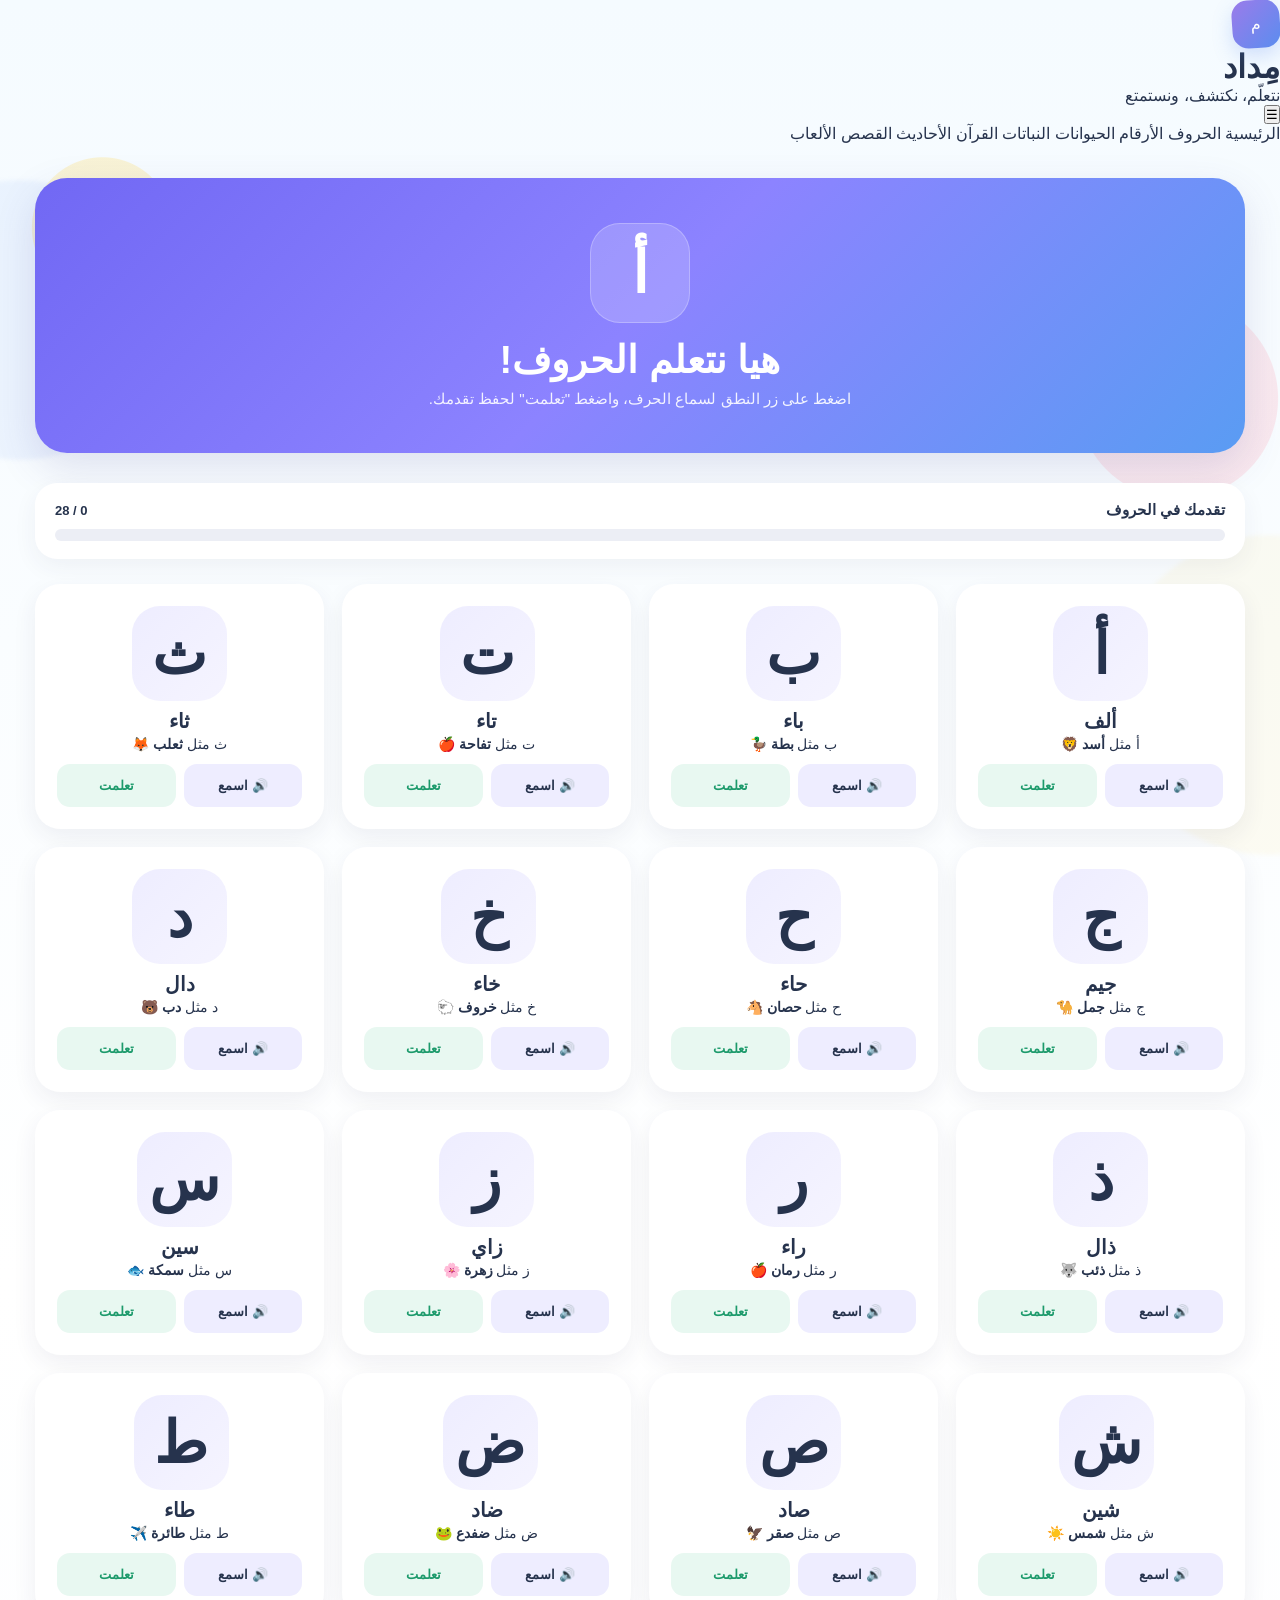
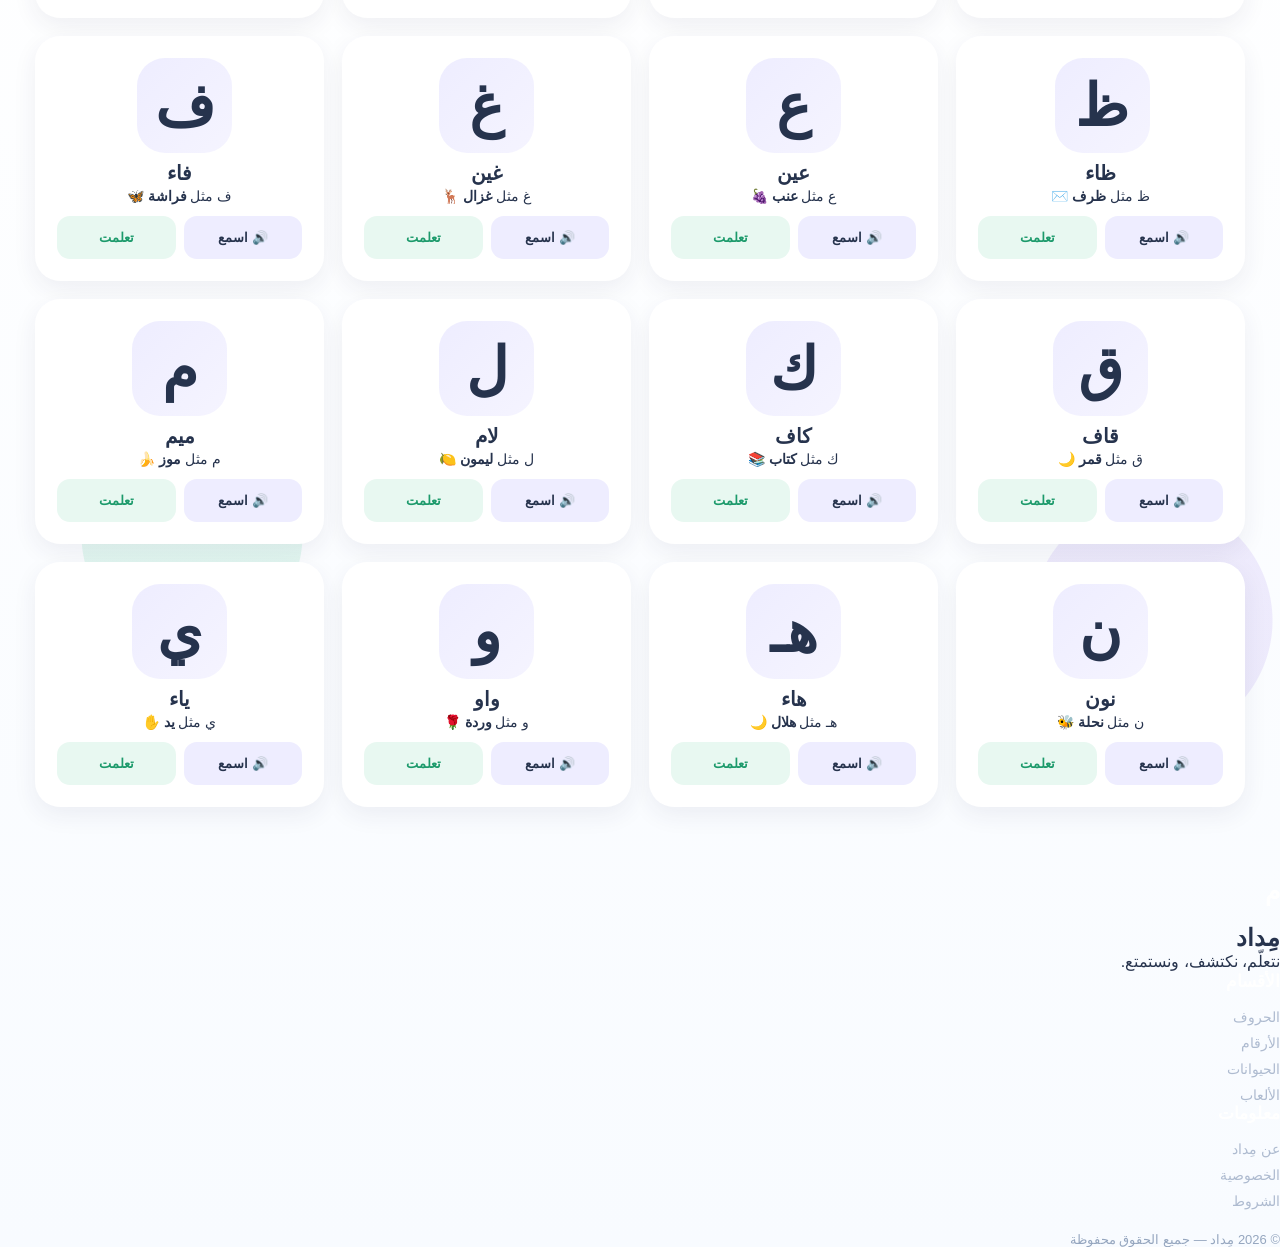
<file: letters.html>
<!DOCTYPE html>
<html lang="ar" dir="rtl">

<head>
  <meta charset="UTF-8">

  <meta name="viewport"
        content="width=device-width, initial-scale=1.0">

  <title>الحروف العربية للأطفال | مِداد</title>

  <meta name="description"
        content="تعلم الحروف العربية للأطفال بطريقة تفاعلية وممتعة مع مِداد. استمع إلى الحروف وتعلم الكلمات وسجل تقدمك.">

  <meta name="keywords"
        content="الحروف العربية, تعليم الأطفال, تعلم الحروف, ألف باء تاء, الحروف للأطفال, مِداد">

  <meta name="author"
        content="مِداد">

  <meta name="robots"
        content="index, follow">

  <meta name="theme-color"
        content="#6c63ff">

  <link rel="canonical"
        href="https://ahmadmsoub130-ui.github.io/NAMA/letters.html">

  <!-- Favicon -->
  <link rel="icon"
        type="image/svg+xml"
        href="favicon.svg">

  <!-- PWA Manifest -->
  <link rel="manifest"
        href="manifest.json">

  <!-- Open Graph -->
  <meta property="og:type"
        content="website">

  <meta property="og:title"
        content="الحروف العربية للأطفال | مِداد">

  <meta property="og:description"
        content="تعلم الحروف العربية للأطفال بطريقة تفاعلية وممتعة مع مِداد.">

  <meta property="og:url"
        content="https://ahmadmsoub130-ui.github.io/NAMA/letters.html">

  <meta property="og:site_name"
        content="مِداد">

  <meta property="og:locale"
        content="ar_JO">

  <!-- Twitter / X -->
  <meta name="twitter:card"
        content="summary">

  <meta name="twitter:title"
        content="الحروف العربية للأطفال | مِداد">

  <meta name="twitter:description"
        content="تعلم الحروف العربية للأطفال بطريقة تفاعلية وممتعة مع مِداد.">

  <link rel="stylesheet"
        href="style.css">

  <style>

    /* =====================================================
       صفحة الحروف
    ===================================================== */

    .letters-page {
      max-width: 1250px;
      margin: 0 auto;
      padding: 35px 20px 70px;
    }

    .letters-hero {
      background:
        linear-gradient(
          135deg,
          #7168f4,
          #8c83ff,
          #5a9cf3
        );

      color: white;

      border-radius: 32px;

      padding: 45px 30px;

      text-align: center;

      margin-bottom: 30px;

      box-shadow:
        0 15px 40px
        rgba(70, 70, 150, 0.15);
    }

    .letters-hero .big-letter {
      width: 100px;
      height: 100px;

      margin: 0 auto 15px;

      border-radius: 30px;

      background: rgba(255,255,255,0.18);

      display: flex;
      align-items: center;
      justify-content: center;

      font-size: 58px;
      font-weight: bold;

      border:
        1px solid
        rgba(255,255,255,0.25);
    }

    .letters-hero h2 {
      font-size: 38px;
      margin-bottom: 8px;
    }

    .letters-hero p {
      color: rgba(255,255,255,0.9);
      font-size: 15px;
    }

    /* =====================================================
       شريط التقدم
    ===================================================== */

    .letters-progress {
      background: white;

      border:
        1px solid
        var(--border);

      border-radius: 22px;

      padding: 18px 20px;

      margin-bottom: 25px;

      box-shadow:
        0 8px 25px
        rgba(43,48,90,0.06);
    }

    .letters-progress-top {
      display: flex;
      align-items: center;
      justify-content: space-between;

      gap: 15px;

      margin-bottom: 10px;
    }

    .letters-progress-top strong {
      font-size: 15px;
    }

    #lettersProgressText {
      color: var(--primary);
      font-size: 13px;
      font-weight: bold;
    }

    .letters-progress-bar {
      width: 100%;
      height: 12px;

      background: #eceef5;

      border-radius: 50px;

      overflow: hidden;
    }

    #lettersProgressFill {
      height: 100%;
      width: 0%;

      background:
        linear-gradient(
          90deg,
          #6c63ff,
          #9c94ff
        );

      border-radius: inherit;

      transition:
        width 0.5s ease;
    }

    /* =====================================================
       شبكة الحروف
    ===================================================== */

    .letters-grid {
      display: grid;

      grid-template-columns:
        repeat(4, 1fr);

      gap: 18px;
    }

    .letter-card {
      background: white;

      border:
        2px solid
        transparent;

      border-radius: 25px;

      padding: 20px;

      min-height: 245px;

      box-shadow:
        0 8px 25px
        rgba(43,48,90,0.07);

      display: flex;

      flex-direction: column;

      align-items: center;

      justify-content: space-between;

      text-align: center;

      transition:
        transform 0.25s ease,
        box-shadow 0.25s ease,
        border-color 0.25s ease;
    }

    .letter-card:hover {
      transform: translateY(-6px);

      box-shadow:
        0 15px 35px
        rgba(43,48,90,0.12);
    }

    .letter-card.completed {
      border-color: #36c98f;
    }

    .letter-character {
      width: 95px;
      height: 95px;

      border-radius: 28px;

      background:
        linear-gradient(
          135deg,
          #eeedff,
          #f5f4ff
        );

      color: var(--primary);

      display: flex;
      align-items: center;
      justify-content: center;

      font-size: 58px;

      font-weight: bold;

      margin-bottom: 8px;

      cursor: pointer;
    }

    .letter-name {
      font-size: 20px;

      font-weight: bold;

      margin-bottom: 3px;
    }

    .letter-example {
      color: var(--muted);

      font-size: 14px;

      margin-bottom: 12px;
    }

    .letter-example strong {
      color: var(--primary);
    }

    .letter-actions {
      display: flex;

      gap: 8px;

      width: 100%;
    }

    .letter-button {
      flex: 1;

      border: 0;

      min-height: 43px;

      border-radius: 13px;

      cursor: pointer;

      font-size: 13px;

      font-weight: bold;

      transition: 0.2s ease;
    }

    .speak-button {
      background: #eeedff;

      color: var(--primary);
    }

    .done-button {
      background: #e8f8f1;

      color: #1c9a6b;
    }

    .letter-button:hover {
      transform: translateY(-2px);
    }

    .done-button.done {
      background: #36c98f;

      color: white;
    }

    /* =====================================================
       نافذة الحرف الكبير
    ===================================================== */

    .letter-modal {
      position: fixed;

      inset: 0;

      background:
        rgba(20,22,45,0.65);

      display: none;

      align-items: center;

      justify-content: center;

      padding: 20px;

      z-index: 5000;
    }

    .letter-modal.show {
      display: flex;
    }

    .letter-modal-box {
      width: min(430px, 100%);

      background: white;

      border-radius: 30px;

      padding: 30px;

      text-align: center;

      position: relative;

      box-shadow:
        0 25px 70px
        rgba(0,0,0,0.25);
    }

    .modal-close {
      position: absolute;

      top: 12px;
      left: 12px;

      width: 40px;
      height: 40px;

      border: 0;

      border-radius: 50%;

      background: #f0f1f7;

      cursor: pointer;

      font-size: 20px;
    }

    #modalLetter {
      font-size: 120px;

      color: var(--primary);

      line-height: 1;

      margin: 20px 0;
    }

    #modalName {
      font-size: 27px;

      margin-bottom: 5px;
    }

    #modalExample {
      color: var(--muted);

      margin-bottom: 20px;
    }

    .modal-speak {
      width: 100%;

      min-height: 52px;

      border: 0;

      border-radius: 16px;

      background: var(--primary);

      color: white;

      font-size: 16px;

      font-weight: bold;

      cursor: pointer;
    }

    /* =====================================================
       موبايل
    ===================================================== */

    @media (max-width: 950px) {

      .letters-grid {
        grid-template-columns:
          repeat(3, 1fr);
      }

    }

    @media (max-width: 680px) {

      .letters-page {
        padding:
          20px
          14px
          50px;
      }

      .letters-hero {
        padding: 35px 20px;
        border-radius: 25px;
      }

      .letters-hero h2 {
        font-size: 30px;
      }

      .letters-grid {
        grid-template-columns:
          repeat(2, 1fr);

        gap: 12px;
      }

      .letter-card {
        min-height: 225px;
        padding: 14px;
        border-radius: 20px;
      }

      .letter-character {
        width: 75px;
        height: 75px;

        border-radius: 22px;

        font-size: 45px;
      }

      .letter-name {
        font-size: 17px;
      }

      .letter-example {
        font-size: 12px;
      }

      .letter-button {
        font-size: 11px;
      }

    }

    @media (max-width: 380px) {

      .letters-grid {
        grid-template-columns: 1fr;
      }

      .letter-card {
        min-height: 235px;
      }

    }

  </style>
</head>

<body>

  <!-- =====================================================
       HEADER
  ====================================================== -->

  <header class="top-header">

    <div class="logo-area">

      <a href="index.html"
         class="logo-icon">
        م
      </a>

      <div>
        <h1>مِداد</h1>

        <p>
          نتعلّم، نكتشف، ونستمتع
        </p>
      </div>

    </div>


    <button
      class="menu-button"
      id="menuButton"
      aria-label="فتح القائمة">

      ☰

    </button>


    <nav id="mainNav">

      <a href="index.html">
        الرئيسية
      </a>

      <a href="letters.html"
         class="active">
        الحروف
      </a>

      <a href="numbers.html">
        الأرقام
      </a>

      <a href="animals.html">
        الحيوانات
      </a>

      <a href="plants.html">
        النباتات
      </a>

      <a href="quran.html">
        القرآن
      </a>

      <a href="hadith.html">
        الأحاديث
      </a>

      <a href="stories.html">
        القصص
      </a>

      <a href="games.html">
        الألعاب
      </a>

    </nav>

  </header>


  <!-- =====================================================
       CONTENT
  ====================================================== -->

  <main class="letters-page">

    <section class="letters-hero">

      <div class="big-letter">
        أ
      </div>

      <h2>
        هيا نتعلم الحروف!
      </h2>

      <p>
        اضغط على زر النطق لسماع الحرف،
        واضغط "تعلمت" لحفظ تقدمك.
      </p>

    </section>


    <section class="letters-progress">

      <div class="letters-progress-top">

        <strong>
          تقدمك في الحروف
        </strong>

        <span id="lettersProgressText">
          0 / 28
        </span>

      </div>

      <div class="letters-progress-bar">

        <div id="lettersProgressFill"></div>

      </div>

    </section>


    <section>

      <div class="letters-grid"
           id="lettersGrid">

        <!-- سيتم إنشاء البطاقات بواسطة JavaScript -->

      </div>

    </section>

  </main>


  <!-- =====================================================
       MODAL
  ====================================================== -->

  <div
    class="letter-modal"
    id="letterModal">

    <div class="letter-modal-box">

      <button
        class="modal-close"
        id="modalClose"
        aria-label="إغلاق">

        ✕

      </button>

      <div id="modalLetter">
        أ
      </div>

      <h2 id="modalName">
        ألف
      </h2>

      <p id="modalExample">
        أ مثل أسد
      </p>

      <button
        class="modal-speak"
        id="modalSpeak">

        🔊 اسمع الحرف

      </button>

    </div>

  </div>


  <!-- =====================================================
       FOOTER
  ====================================================== -->

  <footer>

    <div class="footer-main">

      <div class="footer-brand">

        <div class="footer-logo">
          م
        </div>

        <div>

          <h2>مِداد</h2>

          <p>
            نتعلّم، نكتشف، ونستمتع.
          </p>

        </div>

      </div>


      <div class="footer-links">

        <h3>
          الأقسام
        </h3>

        <a href="letters.html">
          الحروف
        </a>

        <a href="numbers.html">
          الأرقام
        </a>

        <a href="animals.html">
          الحيوانات
        </a>

        <a href="games.html">
          الألعاب
        </a>

      </div>


      <div class="footer-links">

        <h3>
          معلومات
        </h3>

        <a href="about.html">
          عن مِداد
        </a>

        <a href="privacy.html">
          الخصوصية
        </a>

        <a href="terms.html">
          الشروط
        </a>

      </div>

    </div>


    <div class="footer-bottom">

      <p>
        © <span id="year"></span>
        مِداد — جميع الحقوق محفوظة
      </p>

    </div>

  </footer>


  <!-- =====================================================
       JAVASCRIPT
  ====================================================== -->

  <script src="app.js"></script>


  <script>

    /* =====================================================
       بيانات الحروف
    ===================================================== */

    const letters = [

      {
        letter: "أ",
        name: "ألف",
        example: "أسد",
        emoji: "🦁"
      },

      {
        letter: "ب",
        name: "باء",
        example: "بطة",
        emoji: "🦆"
      },

      {
        letter: "ت",
        name: "تاء",
        example: "تفاحة",
        emoji: "🍎"
      },

      {
        letter: "ث",
        name: "ثاء",
        example: "ثعلب",
        emoji: "🦊"
      },

      {
        letter: "ج",
        name: "جيم",
        example: "جمل",
        emoji: "🐪"
      },

      {
        letter: "ح",
        name: "حاء",
        example: "حصان",
        emoji: "🐴"
      },

      {
        letter: "خ",
        name: "خاء",
        example: "خروف",
        emoji: "🐑"
      },

      {
        letter: "د",
        name: "دال",
        example: "دب",
        emoji: "🐻"
      },

      {
        letter: "ذ",
        name: "ذال",
        example: "ذئب",
        emoji: "🐺"
      },

      {
        letter: "ر",
        name: "راء",
        example: "رمان",
        emoji: "🍎"
      },

      {
        letter: "ز",
        name: "زاي",
        example: "زهرة",
        emoji: "🌸"
      },

      {
        letter: "س",
        name: "سين",
        example: "سمكة",
        emoji: "🐟"
      },

      {
        letter: "ش",
        name: "شين",
        example: "شمس",
        emoji: "☀️"
      },

      {
        letter: "ص",
        name: "صاد",
        example: "صقر",
        emoji: "🦅"
      },

      {
        letter: "ض",
        name: "ضاد",
        example: "ضفدع",
        emoji: "🐸"
      },

      {
        letter: "ط",
        name: "طاء",
        example: "طائرة",
        emoji: "✈️"
      },

      {
        letter: "ظ",
        name: "ظاء",
        example: "ظرف",
        emoji: "✉️"
      },

      {
        letter: "ع",
        name: "عين",
        example: "عنب",
        emoji: "🍇"
      },

      {
        letter: "غ",
        name: "غين",
        example: "غزال",
        emoji: "🦌"
      },

      {
        letter: "ف",
        name: "فاء",
        example: "فراشة",
        emoji: "🦋"
      },

      {
        letter: "ق",
        name: "قاف",
        example: "قمر",
        emoji: "🌙"
      },

      {
        letter: "ك",
        name: "كاف",
        example: "كتاب",
        emoji: "📚"
      },

      {
        letter: "ل",
        name: "لام",
        example: "ليمون",
        emoji: "🍋"
      },

      {
        letter: "م",
        name: "ميم",
        example: "موز",
        emoji: "🍌"
      },

      {
        letter: "ن",
        name: "نون",
        example: "نحلة",
        emoji: "🐝"
      },

      {
        letter: "هـ",
        name: "هاء",
        example: "هلال",
        emoji: "🌙"
      },

      {
        letter: "و",
        name: "واو",
        example: "وردة",
        emoji: "🌹"
      },

      {
        letter: "ي",
        name: "ياء",
        example: "يد",
        emoji: "✋"
      }

    ];


    /* =====================================================
       العناصر
    ====================================================== */

    const lettersGrid =
      document.getElementById("lettersGrid");

    const progressFill =
      document.getElementById(
        "lettersProgressFill"
      );

    const progressText =
      document.getElementById(
        "lettersProgressText"
      );

    const modal =
      document.getElementById(
        "letterModal"
      );

    const modalLetter =
      document.getElementById(
        "modalLetter"
      );

    const modalName =
      document.getElementById(
        "modalName"
      );

    const modalExample =
      document.getElementById(
        "modalExample"
      );

    const modalSpeak =
      document.getElementById(
        "modalSpeak"
      );

    const modalClose =
      document.getElementById(
        "modalClose"
      );


    let currentLetter = null;


    /* =====================================================
       التخزين
    ====================================================== */

    function getCompletedLetters() {

      try {

        const saved =
          localStorage.getItem(
            "midadCompletedLetters"
          );

        if (!saved) {
          return [];
        }

        const parsed =
          JSON.parse(saved);

        return Array.isArray(parsed)
          ? parsed
          : [];

      } catch (error) {

        return [];

      }

    }


    function saveCompletedLetters(
      completed
    ) {

      localStorage.setItem(
        "midadCompletedLetters",
        JSON.stringify(completed)
      );

    }


    /* =====================================================
       النطق
    ====================================================== */

    function speakText(text) {

      if (
        !("speechSynthesis" in window)
      ) {

        alert(
          "المتصفح لا يدعم خاصية النطق."
        );

        return;

      }

      window.speechSynthesis.cancel();

      const speech =
        new SpeechSynthesisUtterance(
          text
        );

      speech.lang = "ar-SA";

      speech.rate = 0.75;

      speech.pitch = 1.05;

      speech.volume = 1;

      window.speechSynthesis.speak(
        speech
      );

    }


    /* =====================================================
       إنشاء البطاقات
    ====================================================== */

    function renderLetters() {

      const completed =
        getCompletedLetters();

      lettersGrid.innerHTML = "";


      letters.forEach(function (
        item,
        index
      ) {

        const isCompleted =
          completed.includes(index);


        const card =
          document.createElement("article");

        card.className =
          "letter-card";


        if (isCompleted) {

          card.classList.add(
            "completed"
          );

        }


        card.innerHTML = `

          <div>

            <div
              class="letter-character"
              title="اضغط لسماع الحرف">

              ${item.letter}

            </div>

            <div class="letter-name">

              ${item.name}

            </div>

            <div class="letter-example">

              ${item.letter}
              مثل
              <strong>
                ${item.example}
              </strong>

              ${item.emoji}

            </div>

          </div>


          <div class="letter-actions">

            <button
              class="letter-button speak-button">

              🔊 اسمع

            </button>


            <button
              class="letter-button done-button
              ${isCompleted ? "done" : ""}">

              ${
                isCompleted
                  ? "✓ تعلمت"
                  : "تعلمت"
              }

            </button>

          </div>

        `;


        const speakButton =
          card.querySelector(
            ".speak-button"
          );


        speakButton.addEventListener(
          "click",
          function () {

            speakText(
              item.letter
            );

          }
        );


        const doneButton =
          card.querySelector(
            ".done-button"
          );


        doneButton.addEventListener(
          "click",
          function () {

            toggleCompleted(
              index
            );

          }
        );


        const letterCharacter =
          card.querySelector(
            ".letter-character"
          );


        letterCharacter.addEventListener(
          "click",
          function () {

            openModal(item);

          }
        );


        lettersGrid.appendChild(card);

      });


      updateProgress();

    }


    /* =====================================================
       إكمال الحرف
    ====================================================== */

    function toggleCompleted(index) {

      let completed =
        getCompletedLetters();


      if (
        completed.includes(index)
      ) {

        completed =
          completed.filter(
            function (item) {

              return item !== index;

            }
          );

      } else {

        completed.push(index);

      }


      saveCompletedLetters(
        completed
      );


      const percentage =
        Math.round(
          (completed.length /
            letters.length) *
          100
        );


      if (
        typeof window.midadSetProgress ===
        "function"
      ) {

        window.midadSetProgress(
          percentage
        );

      }


      renderLetters();

    }


    /* =====================================================
       تحديث التقدم
    ====================================================== */

    function updateProgress() {

      const completed =
        getCompletedLetters();

      const count =
        completed.length;

      const percentage =
        Math.round(
          (count /
            letters.length) *
          100
        );


      progressText.textContent =
        count +
        " / " +
        letters.length;


      progressFill.style.width =
        percentage + "%";

    }


    /* =====================================================
       فتح النافذة
    ====================================================== */

    function openModal(item) {

      currentLetter = item;

      modalLetter.textContent =
        item.letter;

      modalName.textContent =
        item.name;

      modalExample.textContent =
        item.letter +
        " مثل " +
        item.example +
        " " +
        item.emoji;


      modal.classList.add(
        "show"
      );

      speakText(
        item.letter
      );

    }


    /* =====================================================
       إغلاق النافذة
    ====================================================== */

    function closeModal() {

      modal.classList.remove(
        "show"
      );

      currentLetter = null;

      if (
        "speechSynthesis" in window
      ) {

        window.speechSynthesis.cancel();

      }

    }


    modalClose.addEventListener(
      "click",
      closeModal
    );


    modal.addEventListener(
      "click",
      function (event) {

        if (
          event.target === modal
        ) {

          closeModal();

        }

      }
    );


    document.addEventListener(
      "keydown",
      function (event) {

        if (
          event.key === "Escape"
        ) {

          closeModal();

        }

      }
    );


    modalSpeak.addEventListener(
      "click",
      function () {

        if (currentLetter) {

          speakText(
            currentLetter.letter
          );

        }

      }
    );


    /* =====================================================
       السنة الحالية
    ====================================================== */

    const yearElement =
      document.getElementById("year");

    if (yearElement) {

      yearElement.textContent =
        new Date().getFullYear();

    }


    /* =====================================================
       تشغيل الصفحة
    ====================================================== */

    renderLetters();

  </script>

</body>

</html>
</file>
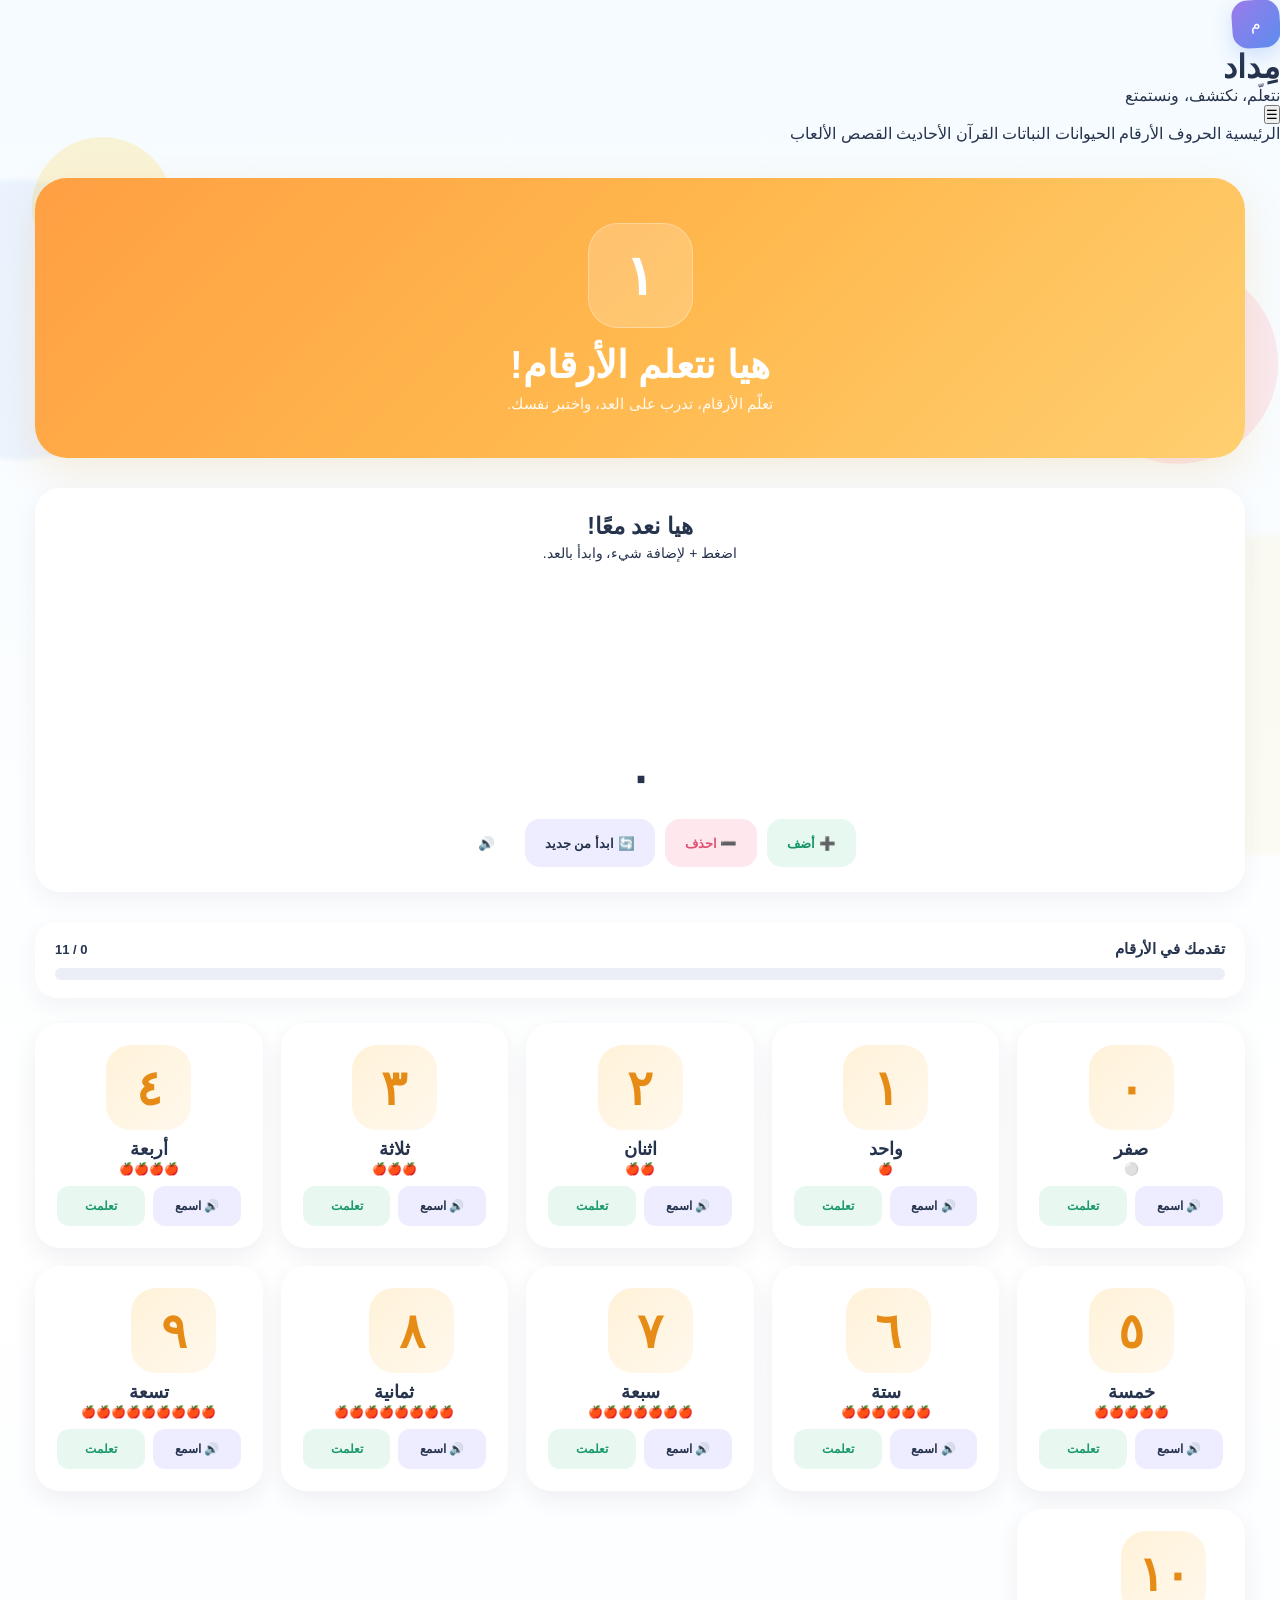
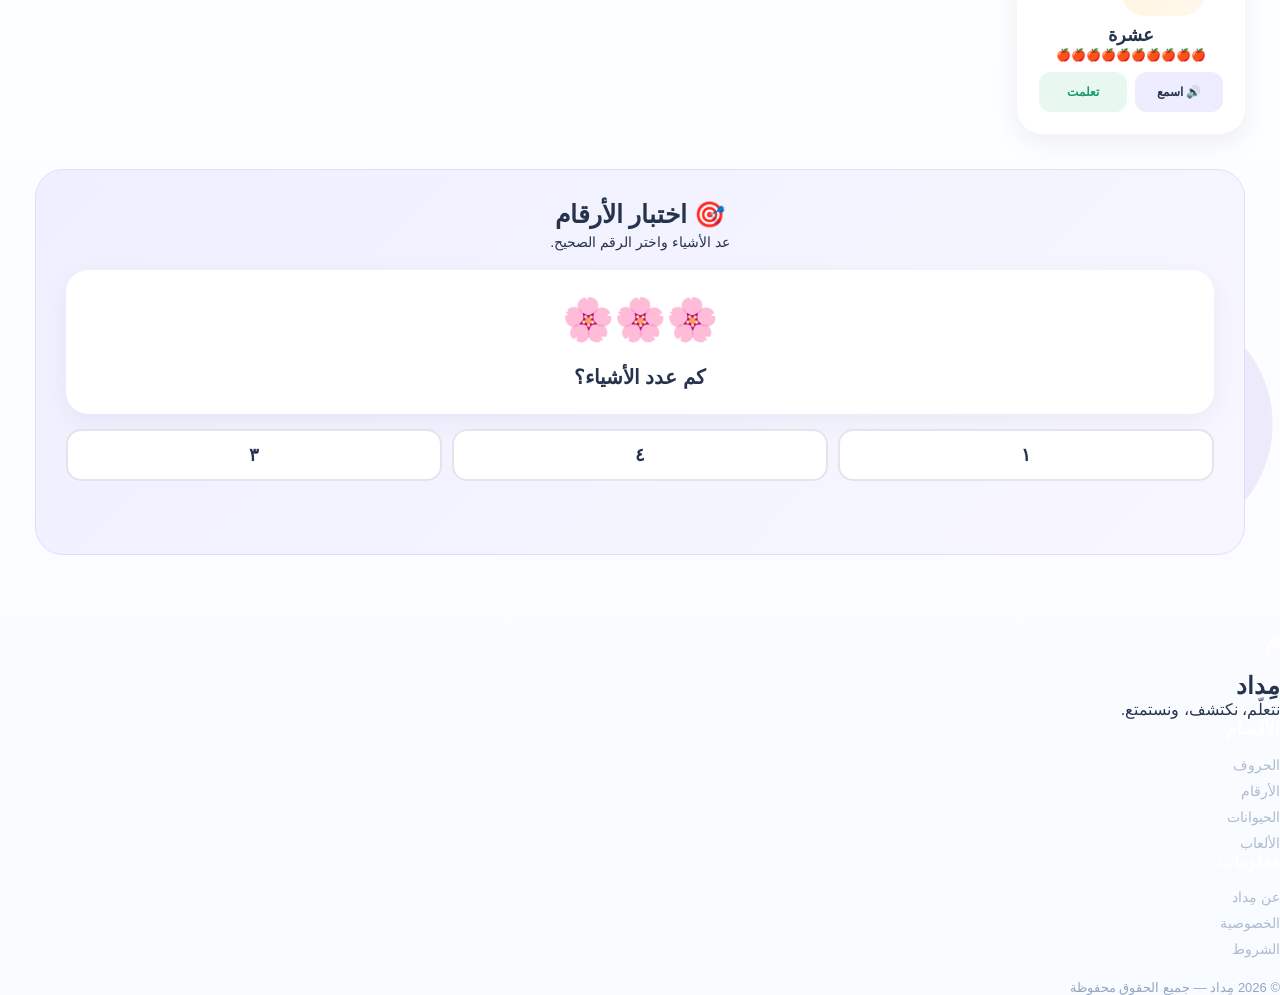
<file: numbers.html>
<!DOCTYPE html>
<html lang="ar" dir="rtl">

<head>
  <meta charset="UTF-8">

  <meta name="viewport"
        content="width=device-width, initial-scale=1.0">

  <title>الأرقام | مِداد</title>

  <meta name="description"
        content="تعلم الأرقام العربية والعد بطريقة تفاعلية وممتعة للأطفال مع مِداد.">

  <meta name="theme-color"
        content="#6c63ff">

  <link rel="stylesheet"
        href="style.css">

  <style>

    /* =====================================================
       صفحة الأرقام
    ===================================================== */

    .numbers-page {
      max-width: 1250px;
      margin: 0 auto;
      padding: 35px 20px 70px;
    }

    .numbers-hero {
      background:
        linear-gradient(
          135deg,
          #ff9f43,
          #ffb84d,
          #ffcf70
        );

      color: white;

      border-radius: 32px;

      padding: 45px 25px;

      text-align: center;

      margin-bottom: 30px;

      box-shadow:
        0 15px 40px
        rgba(220, 140, 30, 0.15);
    }

    .numbers-hero .big-number {
      width: 105px;
      height: 105px;

      margin: 0 auto 15px;

      border-radius: 30px;

      background:
        rgba(255,255,255,0.20);

      display: flex;
      align-items: center;
      justify-content: center;

      font-size: 55px;
      font-weight: bold;

      border:
        1px solid
        rgba(255,255,255,0.3);
    }

    .numbers-hero h2 {
      font-size: 38px;
      margin-bottom: 8px;
    }

    .numbers-hero p {
      color:
        rgba(255,255,255,0.92);

      font-size: 15px;
    }

    /* =====================================================
       أدوات العد
    ===================================================== */

    .counting-box {
      background: white;

      border:
        1px solid
        var(--border);

      border-radius: 25px;

      padding: 25px;

      margin-bottom: 30px;

      box-shadow:
        0 8px 25px
        rgba(43,48,90,0.06);

      text-align: center;
    }

    .counting-box h2 {
      font-size: 23px;
      margin-bottom: 5px;
    }

    .counting-box p {
      color: var(--muted);
      font-size: 14px;
      margin-bottom: 20px;
    }

    .count-display {
      min-height: 150px;

      display: flex;
      align-items: center;
      justify-content: center;

      flex-wrap: wrap;

      gap: 7px;

      margin-bottom: 20px;

      padding: 15px;
    }

    .count-item {
      font-size: 38px;

      animation:
        countAppear 0.25s ease;
    }

    @keyframes countAppear {

      from {
        transform: scale(0.5);
        opacity: 0;
      }

      to {
        transform: scale(1);
        opacity: 1;
      }

    }

    .count-number {
      font-size: 45px;

      font-weight: bold;

      color: var(--primary);

      margin-bottom: 15px;
    }

    .count-buttons {
      display: flex;

      justify-content: center;

      gap: 10px;

      flex-wrap: wrap;
    }

    .count-button {
      border: 0;

      min-height: 48px;

      padding:
        10px 20px;

      border-radius: 15px;

      cursor: pointer;

      font-weight: bold;

      transition: 0.2s ease;
    }

    .count-button:hover {
      transform:
        translateY(-2px);
    }

    .plus-button {
      background:
        #e7f8f0;

      color:
        #159565;
    }

    .minus-button {
      background:
        #ffe8ed;

      color:
        #df5273;
    }

    .reset-button {
      background:
        #eeedff;

      color:
        var(--primary);
    }

    .speak-number-button {
      background:
        var(--primary);

      color: white;
    }

    /* =====================================================
       تقدم الأرقام
    ===================================================== */

    .numbers-progress {
      background: white;

      border:
        1px solid
        var(--border);

      border-radius: 22px;

      padding: 18px 20px;

      margin-bottom: 25px;

      box-shadow:
        0 8px 25px
        rgba(43,48,90,0.06);
    }

    .numbers-progress-top {
      display: flex;

      align-items: center;

      justify-content: space-between;

      margin-bottom: 10px;
    }

    .numbers-progress-top strong {
      font-size: 15px;
    }

    #numbersProgressText {
      color:
        var(--primary);

      font-size: 13px;

      font-weight: bold;
    }

    .numbers-progress-bar {
      height: 12px;

      background:
        #eceef5;

      border-radius: 50px;

      overflow: hidden;
    }

    #numbersProgressFill {
      height: 100%;

      width: 0%;

      background:
        linear-gradient(
          90deg,
          #ff9f43,
          #ffd166
        );

      border-radius:
        inherit;

      transition:
        width 0.5s ease;
    }

    /* =====================================================
       شبكة الأرقام
    ===================================================== */

    .numbers-grid {
      display: grid;

      grid-template-columns:
        repeat(5, 1fr);

      gap: 18px;
    }

    .number-card {
      background: white;

      border:
        2px solid
        transparent;

      border-radius: 25px;

      padding: 20px;

      min-height: 220px;

      box-shadow:
        0 8px 25px
        rgba(43,48,90,0.07);

      display: flex;

      flex-direction: column;

      align-items: center;

      justify-content: space-between;

      text-align: center;

      transition:
        transform 0.25s ease,
        box-shadow 0.25s ease,
        border-color 0.25s ease;
    }

    .number-card:hover {
      transform:
        translateY(-6px);

      box-shadow:
        0 15px 35px
        rgba(43,48,90,0.12);
    }

    .number-card.completed {
      border-color:
        #36c98f;
    }

    .number-character {
      width: 85px;
      height: 85px;

      border-radius: 25px;

      background:
        linear-gradient(
          135deg,
          #fff2d9,
          #fff8ec
        );

      color:
        #e58b16;

      display: flex;

      align-items: center;
      justify-content: center;

      font-size: 48px;

      font-weight: bold;
    }

    .number-name {
      font-size: 18px;

      font-weight: bold;

      margin-top: 8px;
    }

    .number-count {
      color:
        var(--muted);

      font-size: 12px;

      margin-top: 2px;
    }

    .number-actions {
      display: flex;

      gap: 8px;

      width: 100%;

      margin-top: 10px;
    }

    .number-button {
      flex: 1;

      min-height: 40px;

      border: 0;

      border-radius: 12px;

      cursor: pointer;

      font-size: 12px;

      font-weight: bold;
    }

    .number-speak {
      background:
        #eeedff;

      color:
        var(--primary);
    }

    .number-done {
      background:
        #e8f8f1;

      color:
        #1c9a6b;
    }

    .number-done.done {
      background:
        #36c98f;

      color: white;
    }

    /* =====================================================
       تمرين سريع
    ===================================================== */

    .quiz-box {
      background:
        linear-gradient(
          135deg,
          #eef0ff,
          #f8f7ff
        );

      border:
        1px solid
        #dfddff;

      border-radius: 28px;

      padding: 30px;

      margin-top: 35px;

      text-align: center;
    }

    .quiz-box h2 {
      font-size: 25px;

      margin-bottom: 5px;
    }

    .quiz-box p {
      color:
        var(--muted);

      font-size: 14px;

      margin-bottom: 20px;
    }

    .quiz-question {
      background: white;

      border-radius: 22px;

      padding: 25px;

      box-shadow:
        0 8px 25px
        rgba(43,48,90,0.06);

      margin-bottom: 15px;
    }

    #quizObjects {
      font-size: 42px;

      min-height: 60px;

      margin-bottom: 10px;
    }

    #quizQuestion {
      font-size: 20px;

      font-weight: bold;
    }

    .quiz-options {
      display: grid;

      grid-template-columns:
        repeat(3, 1fr);

      gap: 10px;

      margin-top: 15px;
    }

    .quiz-option {
      min-height: 52px;

      border: 0;

      border-radius: 15px;

      background: white;

      border:
        2px solid
        #e4e4ef;

      color:
        var(--text);

      font-size: 18px;

      font-weight: bold;

      cursor: pointer;

      transition: 0.2s ease;
    }

    .quiz-option:hover {
      border-color:
        var(--primary);

      transform:
        translateY(-2px);
    }

    .quiz-option.correct {
      background:
        #dff7eb;

      border-color:
        #36c98f;

      color:
        #16855b;
    }

    .quiz-option.wrong {
      background:
        #ffe5eb;

      border-color:
        #ef6b87;

      color:
        #d94365;
    }

    #quizResult {
      min-height: 28px;

      margin-top: 15px;

      font-weight: bold;
    }

    .next-question {
      display: none;

      border: 0;

      min-height: 45px;

      padding:
        8px 20px;

      border-radius: 14px;

      background:
        var(--primary);

      color: white;

      cursor: pointer;

      font-weight: bold;

      margin:
        12px auto 0;
    }

    .next-question.show {
      display: block;
    }

    /* =====================================================
       موبايل
    ===================================================== */

    @media (max-width: 1000px) {

      .numbers-grid {
        grid-template-columns:
          repeat(4, 1fr);
      }

    }

    @media (max-width: 750px) {

      .numbers-page {
        padding:
          20px 14px 50px;
      }

      .numbers-hero {
        padding: 35px 20px;
        border-radius: 25px;
      }

      .numbers-hero h2 {
        font-size: 30px;
      }

      .numbers-grid {
        grid-template-columns:
          repeat(2, 1fr);

        gap: 12px;
      }

      .number-card {
        min-height: 210px;

        padding: 15px;
      }

      .number-character {
        width: 75px;
        height: 75px;

        font-size: 42px;
      }

      .quiz-options {
        grid-template-columns:
          repeat(2, 1fr);
      }

    }

    @media (max-width: 380px) {

      .numbers-grid {
        grid-template-columns: 1fr;
      }

    }

  </style>
</head>


<body>


  <!-- =====================================================
       HEADER
  ====================================================== -->

  <header class="top-header">

    <div class="logo-area">

      <a href="index.html"
         class="logo-icon">
        م
      </a>

      <div>

        <h1>مِداد</h1>

        <p>
          نتعلّم، نكتشف، ونستمتع
        </p>

      </div>

    </div>


    <button
      class="menu-button"
      id="menuButton"
      aria-label="فتح القائمة">

      ☰

    </button>


    <nav id="mainNav">

      <a href="index.html">
        الرئيسية
      </a>

      <a href="letters.html">
        الحروف
      </a>

      <a href="numbers.html"
         class="active">
        الأرقام
      </a>

      <a href="animals.html">
        الحيوانات
      </a>

      <a href="plants.html">
        النباتات
      </a>

      <a href="quran.html">
        القرآن
      </a>

      <a href="hadith.html">
        الأحاديث
      </a>

      <a href="stories.html">
        القصص
      </a>

      <a href="games.html">
        الألعاب
      </a>

    </nav>

  </header>


  <!-- =====================================================
       CONTENT
  ====================================================== -->

  <main class="numbers-page">


    <!-- المقدمة -->

    <section class="numbers-hero">

      <div class="big-number">
        ١
      </div>

      <h2>
        هيا نتعلم الأرقام!
      </h2>

      <p>
        تعلّم الأرقام، تدرب على العد،
        واختبر نفسك.
      </p>

    </section>


    <!-- =================================================
         عد تفاعلي
    ================================================== -->

    <section class="counting-box">

      <h2>
        هيا نعد معًا!
      </h2>

      <p>
        اضغط + لإضافة شيء، وابدأ بالعد.
      </p>


      <div
        class="count-display"
        id="countDisplay">
      </div>


      <div
        class="count-number"
        id="countNumber">
        ٠
      </div>


      <div class="count-buttons">

        <button
          class="count-button plus-button"
          id="plusButton">

          ➕ أضف

        </button>


        <button
          class="count-button minus-button"
          id="minusButton">

          ➖ احذف

        </button>


        <button
          class="count-button reset-button"
          id="resetButton">

          🔄 ابدأ من جديد

        </button>


        <button
          class="count-button speak-number-button"
          id="speakCountButton">

          🔊 اسمع

        </button>

      </div>

    </section>


    <!-- =================================================
         التقدم
    ================================================== -->

    <section class="numbers-progress">

      <div class="numbers-progress-top">

        <strong>
          تقدمك في الأرقام
        </strong>

        <span id="numbersProgressText">
          0 / 11
        </span>

      </div>


      <div class="numbers-progress-bar">

        <div id="numbersProgressFill"></div>

      </div>

    </section>


    <!-- =================================================
         الأرقام
    ================================================== -->

    <section>

      <div
        class="numbers-grid"
        id="numbersGrid">
      </div>

    </section>


    <!-- =================================================
         الاختبار
    ================================================== -->

    <section class="quiz-box">

      <h2>
        🎯 اختبار الأرقام
      </h2>

      <p>
        عد الأشياء واختر الرقم الصحيح.
      </p>


      <div class="quiz-question">

        <div id="quizObjects">
          🍎
        </div>

        <div id="quizQuestion">
          كم عدد الأشياء؟
        </div>

      </div>


      <div
        class="quiz-options"
        id="quizOptions">
      </div>


      <div id="quizResult"></div>


      <button
        class="next-question"
        id="nextQuestion">

        سؤال جديد

      </button>

    </section>

  </main>


  <!-- =====================================================
       FOOTER
  ====================================================== -->

  <footer>

    <div class="footer-main">

      <div class="footer-brand">

        <div class="footer-logo">
          م
        </div>

        <div>

          <h2>مِداد</h2>

          <p>
            نتعلّم، نكتشف، ونستمتع.
          </p>

        </div>

      </div>


      <div class="footer-links">

        <h3>
          الأقسام
        </h3>

        <a href="letters.html">
          الحروف
        </a>

        <a href="numbers.html">
          الأرقام
        </a>

        <a href="animals.html">
          الحيوانات
        </a>

        <a href="games.html">
          الألعاب
        </a>

      </div>


      <div class="footer-links">

        <h3>
          معلومات
        </h3>

        <a href="about.html">
          عن مِداد
        </a>

        <a href="privacy.html">
          الخصوصية
        </a>

        <a href="terms.html">
          الشروط
        </a>

      </div>

    </div>


    <div class="footer-bottom">

      <p>
        © <span id="year"></span>
        مِداد — جميع الحقوق محفوظة
      </p>

    </div>

  </footer>


  <!-- =====================================================
       JAVASCRIPT العام
  ====================================================== -->

  <script src="app.js"></script>


  <!-- =====================================================
       JAVASCRIPT الأرقام
  ====================================================== -->

  <script>

    /* =====================================================
       بيانات الأرقام
    ===================================================== */

    const numbers = [

      {
        number: 0,
        arabic: "٠",
        name: "صفر",
        objects: "⚪"
      },

      {
        number: 1,
        arabic: "١",
        name: "واحد",
        objects: "🍎"
      },

      {
        number: 2,
        arabic: "٢",
        name: "اثنان",
        objects: "🍎🍎"
      },

      {
        number: 3,
        arabic: "٣",
        name: "ثلاثة",
        objects: "🍎🍎🍎"
      },

      {
        number: 4,
        arabic: "٤",
        name: "أربعة",
        objects: "🍎🍎🍎🍎"
      },

      {
        number: 5,
        arabic: "٥",
        name: "خمسة",
        objects: "🍎🍎🍎🍎🍎"
      },

      {
        number: 6,
        arabic: "٦",
        name: "ستة",
        objects: "🍎🍎🍎🍎🍎🍎"
      },

      {
        number: 7,
        arabic: "٧",
        name: "سبعة",
        objects: "🍎🍎🍎🍎🍎🍎🍎"
      },

      {
        number: 8,
        arabic: "٨",
        name: "ثمانية",
        objects: "🍎🍎🍎🍎🍎🍎🍎🍎"
      },

      {
        number: 9,
        arabic: "٩",
        name: "تسعة",
        objects: "🍎🍎🍎🍎🍎🍎🍎🍎🍎"
      },

      {
        number: 10,
        arabic: "١٠",
        name: "عشرة",
        objects: "🍎🍎🍎🍎🍎🍎🍎🍎🍎🍎"
      }

    ];


    /* =====================================================
       عناصر الصفحة
    ===================================================== */

    const numbersGrid =
      document.getElementById(
        "numbersGrid"
      );

    const numbersProgressText =
      document.getElementById(
        "numbersProgressText"
      );

    const numbersProgressFill =
      document.getElementById(
        "numbersProgressFill"
      );


    /* =====================================================
       التخزين
    ===================================================== */

    function getCompletedNumbers() {

      try {

        const saved =
          localStorage.getItem(
            "midadCompletedNumbers"
          );

        if (!saved) {
          return [];
        }

        const parsed =
          JSON.parse(saved);

        return Array.isArray(parsed)
          ? parsed
          : [];

      } catch (error) {

        return [];

      }

    }


    function saveCompletedNumbers(
      list
    ) {

      localStorage.setItem(
        "midadCompletedNumbers",
        JSON.stringify(list)
      );

    }


    /* =====================================================
       تحويل الرقم إلى العربية
    ===================================================== */

    function toArabicNumber(number) {

      const arabicDigits =
        "٠١٢٣٤٥٦٧٨٩";

      return String(number)
        .split("")
        .map(function (digit) {

          return arabicDigits[
            Number(digit)
          ];

        })
        .join("");

    }


    /* =====================================================
       النطق
    ===================================================== */

    function speakNumber(text) {

      if (
        !("speechSynthesis" in window)
      ) {

        alert(
          "المتصفح لا يدعم خاصية النطق."
        );

        return;

      }

      speechSynthesis.cancel();

      const speech =
        new SpeechSynthesisUtterance(
          text
        );

      speech.lang = "ar-SA";

      speech.rate = 0.75;

      speech.pitch = 1;

      speech.volume = 1;

      speechSynthesis.speak(
        speech
      );

    }


    /* =====================================================
       إنشاء بطاقات الأرقام
    ===================================================== */

    function renderNumbers() {

      const completed =
        getCompletedNumbers();

      numbersGrid.innerHTML = "";


      numbers.forEach(
        function (item, index) {

          const isCompleted =
            completed.includes(index);


          const card =
            document.createElement(
              "article"
            );

          card.className =
            "number-card";


          if (isCompleted) {

            card.classList.add(
              "completed"
            );

          }


          card.innerHTML = `

            <div>

              <div class="number-character">

                ${item.arabic}

              </div>

              <div class="number-name">

                ${item.name}

              </div>

              <div class="number-count">

                ${item.objects}

              </div>

            </div>


            <div class="number-actions">

              <button
                class="number-button number-speak">

                🔊 اسمع

              </button>


              <button
                class="number-button number-done
                ${isCompleted ? "done" : ""}">

                ${
                  isCompleted
                    ? "✓ تعلمت"
                    : "تعلمت"
                }

              </button>

            </div>

          `;


          const speakButton =
            card.querySelector(
              ".number-speak"
            );


          speakButton.addEventListener(
            "click",
            function () {

              speakNumber(
                item.name
              );

            }
          );


          const doneButton =
            card.querySelector(
              ".number-done"
            );


          doneButton.addEventListener(
            "click",
            function () {

              toggleNumber(
                index
              );

            }
          );


          numbersGrid.appendChild(
            card
          );

        }
      );


      updateNumberProgress();

    }


    /* =====================================================
       تحديد الرقم كمكتمل
    ===================================================== */

    function toggleNumber(index) {

      let completed =
        getCompletedNumbers();


      if (
        completed.includes(index)
      ) {

        completed =
          completed.filter(
            function (item) {

              return item !== index;

            }
          );

      } else {

        completed.push(index);

      }


      saveCompletedNumbers(
        completed
      );


      const percentage =
        Math.round(
          (
            completed.length /
            numbers.length
          ) * 100
        );


      if (
        typeof window.midadSetProgress ===
        "function"
      ) {

        window.midadSetProgress(
          percentage
        );

      }


      renderNumbers();

    }


    /* =====================================================
       تحديث التقدم
    ===================================================== */

    function updateNumberProgress() {

      const completed =
        getCompletedNumbers();

      const count =
        completed.length;


      const percentage =
        Math.round(
          (
            count /
            numbers.length
          ) * 100
        );


      numbersProgressText.textContent =
        count +
        " / " +
        numbers.length;


      numbersProgressFill.style.width =
        percentage + "%";

    }


    /* =====================================================
       العد التفاعلي
    ===================================================== */

    let count = 0;

    const countDisplay =
      document.getElementById(
        "countDisplay"
      );

    const countNumber =
      document.getElementById(
        "countNumber"
      );


    function updateCounter() {

      countNumber.textContent =
        toArabicNumber(count);


      countDisplay.innerHTML = "";


      for (
        let i = 0;
        i < count;
        i++
      ) {

        const item =
          document.createElement(
            "span"
          );

        item.className =
          "count-item";

        item.textContent =
          "🍎";

        countDisplay.appendChild(
          item
        );

      }

    }


    document
      .getElementById("plusButton")
      .addEventListener(
        "click",
        function () {

          if (count < 20) {

            count++;

            updateCounter();

          }

        }
      );


    document
      .getElementById("minusButton")
      .addEventListener(
        "click",
        function () {

          if (count > 0) {

            count--;

            updateCounter();

          }

        }
      );


    document
      .getElementById("resetButton")
      .addEventListener(
        "click",
        function () {

          count = 0;

          updateCounter();

        }
      );


    document
      .getElementById("speakCountButton")
      .addEventListener(
        "click",
        function () {

          const names = [
            "صفر",
            "واحد",
            "اثنان",
            "ثلاثة",
            "أربعة",
            "خمسة",
            "ستة",
            "سبعة",
            "ثمانية",
            "تسعة",
            "عشرة",
            "أحد عشر",
            "اثنا عشر",
            "ثلاثة عشر",
            "أربعة عشر",
            "خمسة عشر",
            "ستة عشر",
            "سبعة عشر",
            "ثمانية عشر",
            "تسعة عشر",
            "عشرون"
          ];


          speakNumber(
            names[count]
          );

        }
      );


    /* =====================================================
       الاختبار
    ===================================================== */

    const quizObjects =
      document.getElementById(
        "quizObjects"
      );

    const quizQuestion =
      document.getElementById(
        "quizQuestion"
      );

    const quizOptions =
      document.getElementById(
        "quizOptions"
      );

    const quizResult =
      document.getElementById(
        "quizResult"
      );

    const nextQuestion =
      document.getElementById(
        "nextQuestion"
      );


    let correctAnswer = 1;


    function randomNumber(
      min,
      max
    ) {

      return Math.floor(
        Math.random() *
        (max - min + 1)
      ) + min;

    }


    function createQuiz() {

      quizResult.textContent = "";

      nextQuestion.classList.remove(
        "show"
      );


      const amount =
        randomNumber(1, 10);


      correctAnswer =
        amount;


      const objects = [
        "🍎",
        "⭐",
        "🐟",
        "🟢",
        "🌸",
        "🍓"
      ];


      const object =
        objects[
          randomNumber(
            0,
            objects.length - 1
          )
        ];


      quizObjects.textContent =
        Array(amount)
          .fill(object)
          .join("");


      quizQuestion.textContent =
        "كم عدد الأشياء؟";


      let options = [
        amount
      ];


      while (
        options.length < 3
      ) {

        const option =
          randomNumber(1, 10);


        if (
          !options.includes(option)
        ) {

          options.push(option);

        }

      }


      options.sort(
        function () {
          return Math.random() - 0.5;
        }
      );


      quizOptions.innerHTML = "";


      options.forEach(
        function (option) {

          const button =
            document.createElement(
              "button"
            );

          button.className =
            "quiz-option";

          button.textContent =
            toArabicNumber(option);


          button.addEventListener(
            "click",
            function () {

              checkAnswer(
                button,
                option
              );

            }
          );


          quizOptions.appendChild(
            button
          );

        }
      );

    }


    function checkAnswer(
      button,
      answer
    ) {

      const allButtons =
        document.querySelectorAll(
          ".quiz-option"
        );


      allButtons.forEach(
        function (item) {

          item.disabled = true;

        }
      );


      if (
        answer === correctAnswer
      ) {

        button.classList.add(
          "correct"
        );

        quizResult.textContent =
          "🎉 أحسنت! إجابة صحيحة.";

        quizResult.style.color =
          "#159565";


        if (
          typeof window.midadAddStars ===
          "function"
        ) {

          window.midadAddStars(1);

        }


      } else {

        button.classList.add(
          "wrong"
        );

        quizResult.textContent =
          "حاول مرة أخرى في السؤال القادم.";

        quizResult.style.color =
          "#d94365";


        allButtons.forEach(
          function (item) {

            if (
              Number(
                item.textContent
                  .replace(/[٠-٩]/g, function (d) {
                    return "٠١٢٣٤٥٦٧٨٩"
                      .indexOf(d);
                  })
              ) === correctAnswer
            ) {

              item.classList.add(
                "correct"
              );

            }

          }
        );

      }


      nextQuestion.classList.add(
        "show"
      );

    }


    nextQuestion.addEventListener(
      "click",
      createQuiz
    );


    /* =====================================================
       تشغيل الصفحة
    ===================================================== */

    updateCounter();

    renderNumbers();

    createQuiz();

  </script>

</body>

</html>
</file>
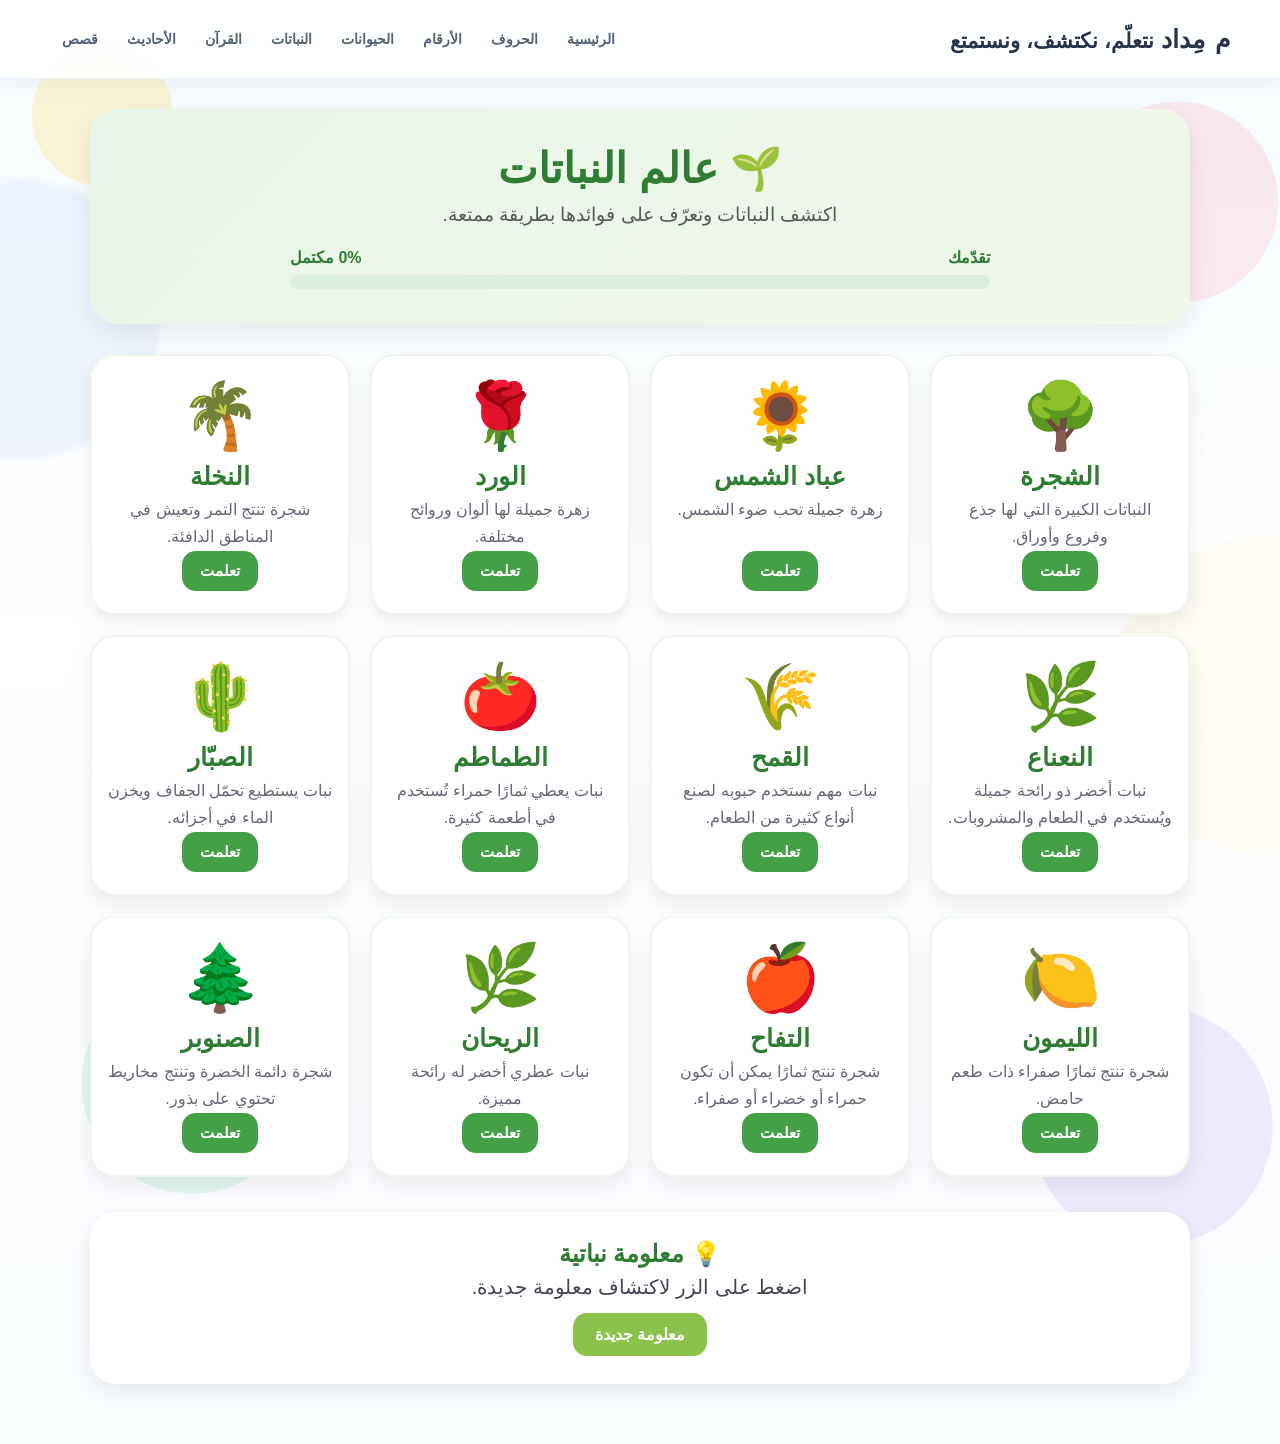
<file: plants.html>
<!DOCTYPE html>
<html lang="ar" dir="rtl">
<head>
  <meta charset="UTF-8">
  <meta name="viewport" content="width=device-width, initial-scale=1.0">
  <meta name="description" content="مِداد - تعلّم النباتات للأطفال بطريقة ممتعة وتفاعلية">
  <meta name="theme-color" content="#4caf50">
  <title>النباتات | مِداد</title>

  <link rel="stylesheet" href="style.css">

  <style>
    .plants-page {
      padding: 30px 15px 60px;
    }

    .plants-hero {
      max-width: 1100px;
      margin: 0 auto 30px;
      text-align: center;
      padding: 35px 20px;
      border-radius: 28px;
      background: linear-gradient(135deg, #e8f5e9, #f1f8e9);
      box-shadow: 0 10px 30px rgba(0,0,0,.08);
    }

    .plants-hero h1 {
      margin: 0 0 10px;
      font-size: 42px;
      color: #2e7d32;
    }

    .plants-hero p {
      margin: 0;
      font-size: 19px;
      color: #4b604c;
    }

    .plants-progress {
      max-width: 700px;
      margin: 22px auto 0;
    }

    .plants-progress-label {
      display: flex;
      justify-content: space-between;
      margin-bottom: 8px;
      font-weight: bold;
      color: #2e7d32;
    }

    .plants-progress-bar {
      height: 14px;
      background: #dcefdc;
      border-radius: 20px;
      overflow: hidden;
    }

    .plants-progress-fill {
      width: 0%;
      height: 100%;
      background: linear-gradient(90deg, #43a047, #8bc34a);
      border-radius: 20px;
      transition: width .4s ease;
    }

    .plants-grid {
      max-width: 1100px;
      margin: 0 auto;
      display: grid;
      grid-template-columns: repeat(4, 1fr);
      gap: 20px;
    }

    .plant-card {
      background: #fff;
      border-radius: 24px;
      padding: 22px 16px;
      text-align: center;
      box-shadow: 0 8px 25px rgba(0,0,0,.08);
      border: 2px solid #edf5ed;
      transition: transform .25s ease, box-shadow .25s ease;
    }

    .plant-card:hover {
      transform: translateY(-6px);
      box-shadow: 0 14px 30px rgba(0,0,0,.12);
    }

    .plant-icon {
      font-size: 65px;
      margin-bottom: 8px;
    }

    .plant-card h2 {
      margin: 5px 0;
      color: #2e7d32;
      font-size: 25px;
    }

    .plant-card p {
      color: #667;
      line-height: 1.7;
      min-height: 55px;
    }

    .plant-button {
      border: none;
      background: #43a047;
      color: white;
      padding: 11px 18px;
      border-radius: 14px;
      font-size: 15px;
      font-weight: bold;
      cursor: pointer;
      transition: .2s;
    }

    .plant-button:hover {
      background: #2e7d32;
      transform: scale(1.04);
    }

    .plant-button.done {
      background: #ffb300;
      color: #fff;
    }

    .plant-facts {
      max-width: 1100px;
      margin: 35px auto 0;
      padding: 28px;
      background: #fff;
      border-radius: 26px;
      box-shadow: 0 8px 25px rgba(0,0,0,.07);
      text-align: center;
    }

    .plant-facts h2 {
      color: #2e7d32;
      margin-top: 0;
    }

    .fact-box {
      font-size: 20px;
      line-height: 1.9;
      color: #445;
      min-height: 45px;
    }

    .fact-button {
      border: none;
      background: #8bc34a;
      color: white;
      padding: 12px 22px;
      border-radius: 14px;
      font-size: 16px;
      font-weight: bold;
      cursor: pointer;
    }

    .plant-modal {
      display: none;
      position: fixed;
      inset: 0;
      background: rgba(0,0,0,.55);
      z-index: 9999;
      align-items: center;
      justify-content: center;
      padding: 20px;
    }

    .plant-modal.active {
      display: flex;
    }

    .plant-modal-box {
      width: min(500px, 100%);
      background: white;
      border-radius: 28px;
      padding: 30px;
      text-align: center;
      position: relative;
      animation: plantPop .25s ease;
    }

    @keyframes plantPop {
      from {
        transform: scale(.85);
        opacity: 0;
      }
      to {
        transform: scale(1);
        opacity: 1;
      }
    }

    .modal-icon {
      font-size: 90px;
    }

    .plant-modal-box h2 {
      color: #2e7d32;
      font-size: 30px;
    }

    .plant-modal-box p {
      font-size: 18px;
      line-height: 1.9;
      color: #555;
    }

    .close-modal {
      position: absolute;
      top: 12px;
      left: 15px;
      width: 38px;
      height: 38px;
      border: none;
      border-radius: 50%;
      background: #eee;
      font-size: 22px;
      cursor: pointer;
    }

    @media (max-width: 900px) {
      .plants-grid {
        grid-template-columns: repeat(3, 1fr);
      }
    }

    @media (max-width: 650px) {
      .plants-hero h1 {
        font-size: 32px;
      }

      .plants-hero p {
        font-size: 16px;
      }

      .plants-grid {
        grid-template-columns: repeat(2, 1fr);
        gap: 14px;
      }

      .plant-card {
        padding: 18px 10px;
      }

      .plant-icon {
        font-size: 52px;
      }

      .plant-card h2 {
        font-size: 21px;
      }

      .plant-card p {
        font-size: 14px;
      }
    }

    @media (max-width: 380px) {
      .plants-grid {
        grid-template-columns: 1fr;
      }
    }
  </style>
</head>

<body>

  <header class="site-header">
    <div class="container header-inner">

      <a href="index.html" class="logo">
        <span class="logo-mark">م</span>
        <span>
          <strong>مِداد</strong>
          <small>نتعلّم، نكتشف، ونستمتع</small>
        </span>
      </a>

      <button class="menu-toggle" aria-label="فتح القائمة">☰</button>

      <nav class="main-nav">
        <a href="index.html">الرئيسية</a>
        <a href="letters.html">الحروف</a>
        <a href="numbers.html">الأرقام</a>
        <a href="animals.html">الحيوانات</a>
        <a href="plants.html" class="active">النباتات</a>
        <a href="quran.html">القرآن</a>
        <a href="hadith.html">الأحاديث</a>
        <a href="stories.html">قصص</a>
      </nav>

    </div>
  </header>

  <main class="plants-page">

    <section class="plants-hero">
      <h1>🌱 عالم النباتات</h1>
      <p>اكتشف النباتات وتعرّف على فوائدها بطريقة ممتعة.</p>

      <div class="plants-progress">
        <div class="plants-progress-label">
          <span>تقدّمك</span>
          <span id="progressText">0%</span>
        </div>

        <div class="plants-progress-bar">
          <div class="plants-progress-fill" id="progressFill"></div>
        </div>
      </div>
    </section>

    <section class="plants-grid">

      <article class="plant-card">
        <div class="plant-icon">🌳</div>
        <h2>الشجرة</h2>
        <p>النباتات الكبيرة التي لها جذع وفروع وأوراق.</p>
        <button class="plant-button" data-id="tree" onclick="completePlant('tree', this)">
          تعلمت
        </button>
      </article>

      <article class="plant-card">
        <div class="plant-icon">🌻</div>
        <h2>عباد الشمس</h2>
        <p>زهرة جميلة تحب ضوء الشمس.</p>
        <button class="plant-button" data-id="sunflower" onclick="completePlant('sunflower', this)">
          تعلمت
        </button>
      </article>

      <article class="plant-card">
        <div class="plant-icon">🌹</div>
        <h2>الورد</h2>
        <p>زهرة جميلة لها ألوان وروائح مختلفة.</p>
        <button class="plant-button" data-id="rose" onclick="completePlant('rose', this)">
          تعلمت
        </button>
      </article>

      <article class="plant-card">
        <div class="plant-icon">🌴</div>
        <h2>النخلة</h2>
        <p>شجرة تنتج التمر وتعيش في المناطق الدافئة.</p>
        <button class="plant-button" data-id="palm" onclick="completePlant('palm', this)">
          تعلمت
        </button>
      </article>

      <article class="plant-card">
        <div class="plant-icon">🌿</div>
        <h2>النعناع</h2>
        <p>نبات أخضر ذو رائحة جميلة ويُستخدم في الطعام والمشروبات.</p>
        <button class="plant-button" data-id="mint" onclick="completePlant('mint', this)">
          تعلمت
        </button>
      </article>

      <article class="plant-card">
        <div class="plant-icon">🌾</div>
        <h2>القمح</h2>
        <p>نبات مهم نستخدم حبوبه لصنع أنواع كثيرة من الطعام.</p>
        <button class="plant-button" data-id="wheat" onclick="completePlant('wheat', this)">
          تعلمت
        </button>
      </article>

      <article class="plant-card">
        <div class="plant-icon">🍅</div>
        <h2>الطماطم</h2>
        <p>نبات يعطي ثمارًا حمراء تُستخدم في أطعمة كثيرة.</p>
        <button class="plant-button" data-id="tomato" onclick="completePlant('tomato', this)">
          تعلمت
        </button>
      </article>

      <article class="plant-card">
        <div class="plant-icon">🌵</div>
        <h2>الصبّار</h2>
        <p>نبات يستطيع تحمّل الجفاف ويخزن الماء في أجزائه.</p>
        <button class="plant-button" data-id="cactus" onclick="completePlant('cactus', this)">
          تعلمت
        </button>
      </article>

      <article class="plant-card">
        <div class="plant-icon">🍋</div>
        <h2>الليمون</h2>
        <p>شجرة تنتج ثمارًا صفراء ذات طعم حامض.</p>
        <button class="plant-button" data-id="lemon" onclick="completePlant('lemon', this)">
          تعلمت
        </button>
      </article>

      <article class="plant-card">
        <div class="plant-icon">🍎</div>
        <h2>التفاح</h2>
        <p>شجرة تنتج ثمارًا يمكن أن تكون حمراء أو خضراء أو صفراء.</p>
        <button class="plant-button" data-id="apple" onclick="completePlant('apple', this)">
          تعلمت
        </button>
      </article>

      <article class="plant-card">
        <div class="plant-icon">🌿</div>
        <h2>الريحان</h2>
        <p>نبات عطري أخضر له رائحة مميزة.</p>
        <button class="plant-button" data-id="basil" onclick="completePlant('basil', this)">
          تعلمت
        </button>
      </article>

      <article class="plant-card">
        <div class="plant-icon">🌲</div>
        <h2>الصنوبر</h2>
        <p>شجرة دائمة الخضرة وتنتج مخاريط تحتوي على بذور.</p>
        <button class="plant-button" data-id="pine" onclick="completePlant('pine', this)">
          تعلمت
        </button>
      </article>

    </section>

    <section class="plant-facts">
      <h2>💡 معلومة نباتية</h2>

      <div class="fact-box" id="plantFact">
        اضغط على الزر لاكتشاف معلومة جديدة.
      </div>

      <button class="fact-button" onclick="showPlantFact()">
        معلومة جديدة
      </button>
    </section>

  </main>

  <div class="plant-modal" id="plantModal">

    <div class="plant-modal-box">

      <button class="close-modal" onclick="closePlantModal()">×</button>

      <div class="modal-icon" id="modalIcon">🌱</div>

      <h2 id="modalTitle">النبات</h2>

      <p id="modalText"></p>

      <button class="plant-button" onclick="closePlantModal()">
        فهمت
      </button>

    </div>

  </div>

  <script src="app.js"></script>

  <script>
    const plants = {
      tree: {
        title: "الشجرة",
        icon: "🌳",
        text: "الشجرة نبات كبير له جذع وفروع وأوراق. توفر الظل وتساعد البيئة."
      },
      sunflower: {
        title: "عباد الشمس",
        icon: "🌻",
        text: "عباد الشمس نبات جميل، وتشتهر أزهاره بلونها الأصفر."
      },
      rose: {
        title: "الورد",
        icon: "🌹",
        text: "الورد من النباتات المزهرة، وله ألوان وروائح جميلة ومتنوعة."
      },
      palm: {
        title: "النخلة",
        icon: "🌴",
        text: "النخلة شجرة مهمة في المناطق الدافئة، ومن ثمارها التمر."
      },
      mint: {
        title: "النعناع",
        icon: "🌿",
        text: "النعناع نبات عطري أخضر وله رائحة منعشة."
      },
      wheat: {
        title: "القمح",
        icon: "🌾",
        text: "القمح من المحاصيل المهمة، وتُستخدم حبوبه في صناعة أنواع مختلفة من الطعام."
      },
      tomato: {
        title: "الطماطم",
        icon: "🍅",
        text: "الطماطم نبات ينتج ثمارًا حمراء غالبًا، وتدخل في الكثير من الأطعمة."
      },
      cactus: {
        title: "الصبّار",
        icon: "🌵",
        text: "الصبّار يستطيع تحمّل الجفاف، وبعض أنواعه يخزن الماء داخل أنسجته."
      },
      lemon: {
        title: "الليمون",
        icon: "🍋",
        text: "شجرة الليمون تنتج ثمارًا صفراء ذات طعم حامض."
      },
      apple: {
        title: "التفاح",
        icon: "🍎",
        text: "التفاح ثمرة شائعة ويمكن أن يكون لونها أحمر أو أخضر أو أصفر."
      },
      basil: {
        title: "الريحان",
        icon: "🌿",
        text: "الريحان نبات عطري يستخدم في بعض الأطعمة وله رائحة مميزة."
      },
      pine: {
        title: "الصنوبر",
        icon: "🌲",
        text: "الصنوبر من الأشجار دائمة الخضرة، وتنتج بعض أنواعه بذور الصنوبر."
      }
    };

    const plantIds = Object.keys(plants);

    function getCompletedPlants() {
      try {
        return JSON.parse(localStorage.getItem("midad_plants_completed") || "[]");
      } catch (error) {
        return [];
      }
    }

    function saveCompletedPlants(list) {
      localStorage.setItem(
        "midad_plants_completed",
        JSON.stringify(list)
      );
    }

    function updatePlantProgress() {
      const completed = getCompletedPlants();
      const percentage = Math.round(
        (completed.length / plantIds.length) * 100
      );

      document.getElementById("progressFill").style.width =
        percentage + "%";

      document.getElementById("progressText").textContent =
        percentage + "%";

      if (window.midadSetProgress) {
        window.midadSetProgress(percentage);
      }
    }

    function completePlant(id, button) {
      const completed = getCompletedPlants();

      if (!completed.includes(id)) {
        completed.push(id);
        saveCompletedPlants(completed);

        button.classList.add("done");
        button.textContent = "✓ تعلمتها";

        if (window.midadAddStars) {
          window.midadAddStars(1);
        }

        updatePlantProgress();
      } else {
        openPlantModal(id);
      }
    }

    function openPlantModal(id) {
      const plant = plants[id];

      if (!plant) return;

      document.getElementById("modalIcon").textContent = plant.icon;
      document.getElementById("modalTitle").textContent = plant.title;
      document.getElementById("modalText").textContent = plant.text;

      document.getElementById("plantModal").classList.add("active");
    }

    function closePlantModal() {
      document.getElementById("plantModal").classList.remove("active");
    }

    document.querySelectorAll(".plant-card").forEach(function(card) {
      card.addEventListener("dblclick", function() {
        const button = card.querySelector(".plant-button");

        if (button) {
          openPlantModal(button.dataset.id);
        }
      });
    });

    const facts = [
      "النباتات تحتاج إلى الماء والضوء والهواء لكي تنمو.",
      "الأشجار تساعد في توفير الأكسجين وتلطيف البيئة.",
      "بعض النباتات تخزن الماء داخل أوراقها أو سيقانها.",
      "النخيل يستطيع العيش في المناطق الحارة.",
      "الزهور تساعد كثيرًا من الحشرات في الحصول على الغذاء.",
      "البذرة يمكن أن تنمو لتصبح نباتًا جديدًا.",
      "الجذور تساعد النبات على تثبيت نفسه وامتصاص الماء والأملاح.",
      "الأوراق تقوم بدور مهم في صنع الغذاء للنبات باستخدام الضوء."
    ];

    function showPlantFact() {
      const randomIndex = Math.floor(Math.random() * facts.length);

      document.getElementById("plantFact").textContent =
        facts[randomIndex];
    }

    document.getElementById("plantModal").addEventListener(
      "click",
      function(event) {
        if (event.target === this) {
          closePlantModal();
        }
      }
    );

    document.addEventListener("keydown", function(event) {
      if (event.key === "Escape") {
        closePlantModal();
      }
    });

    window.addEventListener("load", function() {
      const completed = getCompletedPlants();

      document.querySelectorAll(".plant-button").forEach(function(button) {
        const id = button.dataset.id;

        if (completed.includes(id)) {
          button.classList.add("done");
          button.textContent = "✓ تعلمتها";
        }
      });

      updatePlantProgress();
    });
  </script>

</body>
</html>
</file>
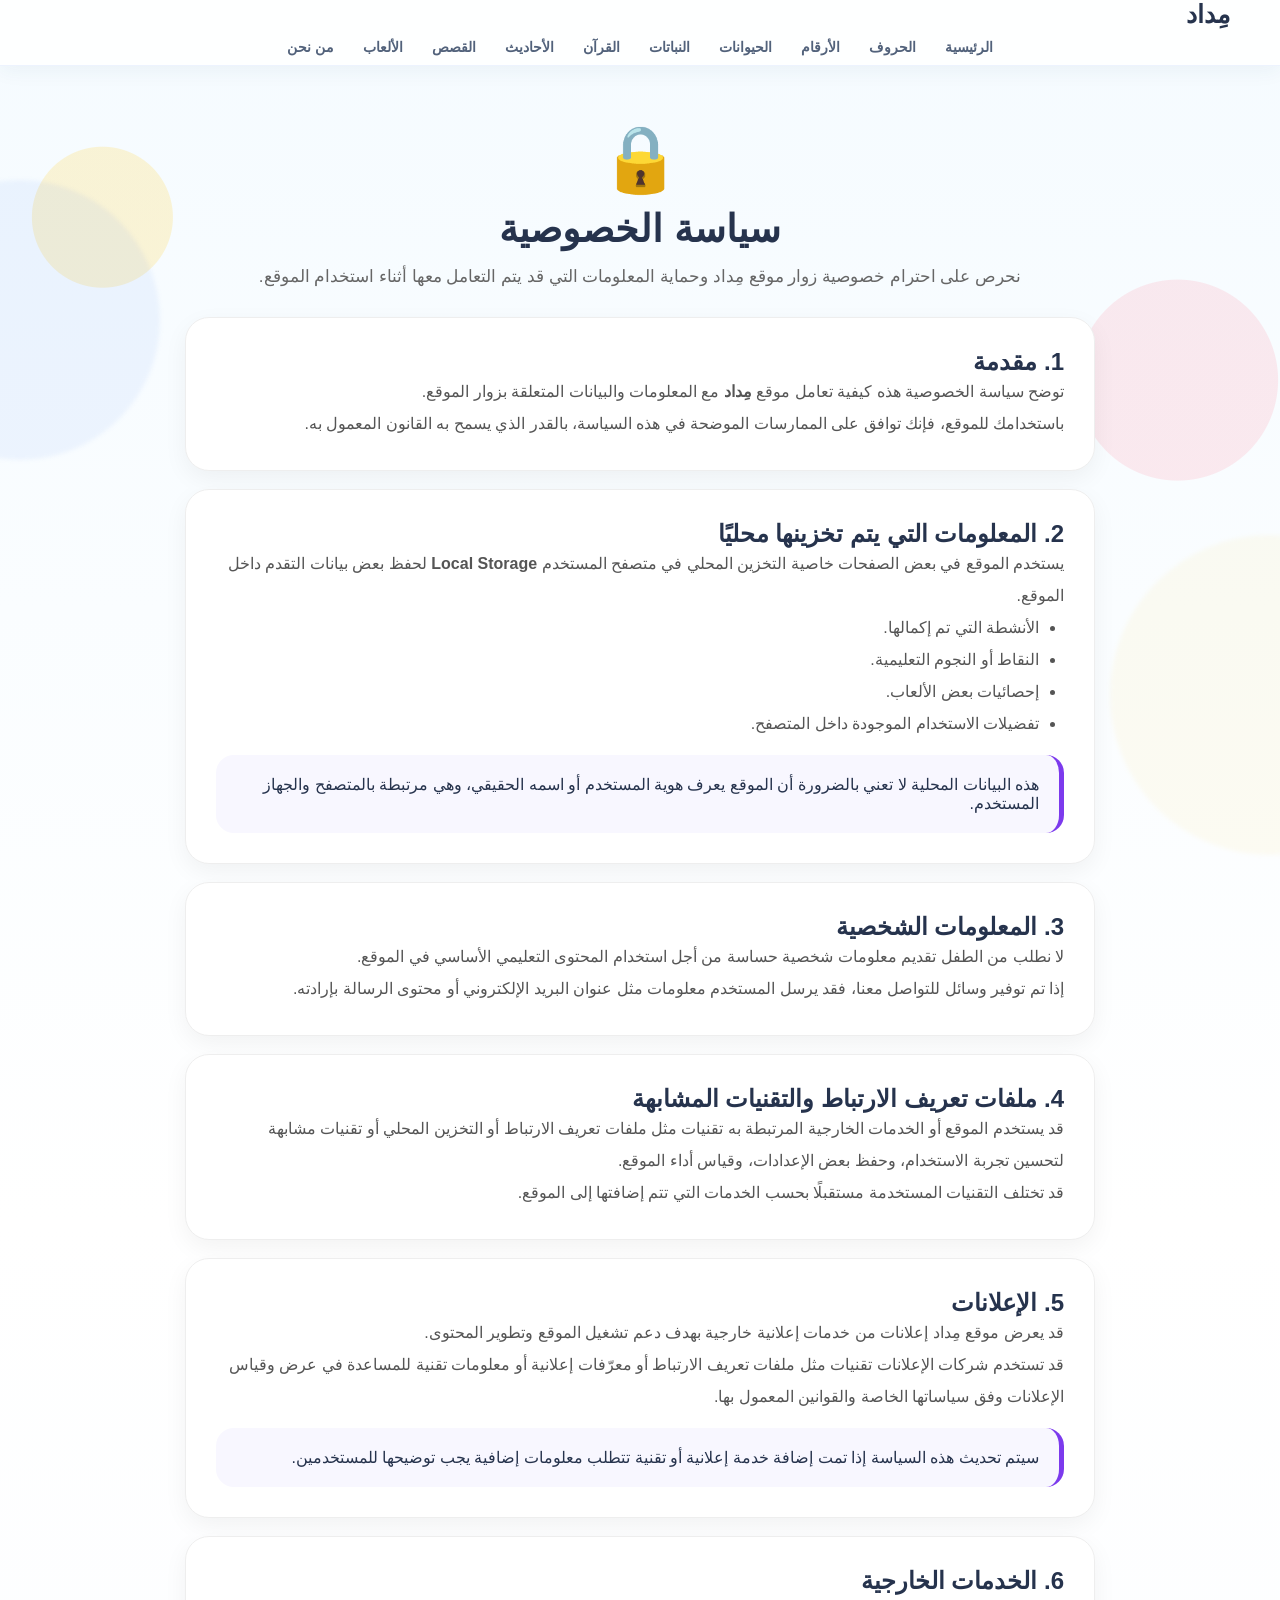
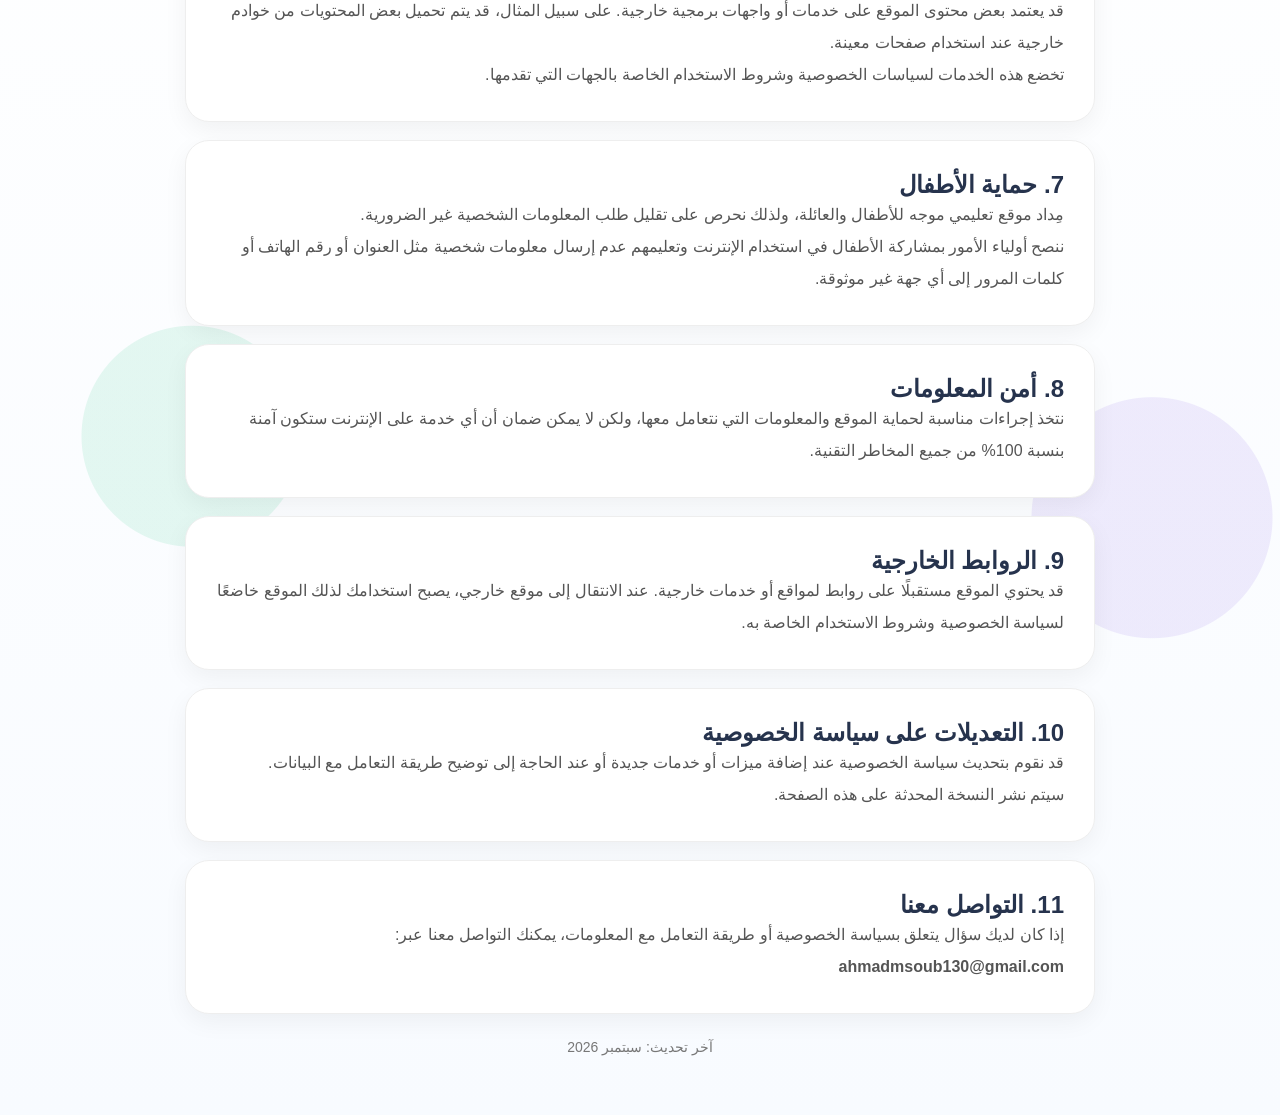
<file: privacy.html>
<!DOCTYPE html>
<html lang="ar" dir="rtl">
<head>
  <meta charset="UTF-8">
  <meta name="viewport" content="width=device-width, initial-scale=1.0">

  <title>سياسة الخصوصية | مِداد</title>

  <meta
    name="description"
    content="سياسة الخصوصية لموقع مِداد التعليمي للأطفال."
  >

  <link rel="stylesheet" href="style.css">

  <style>
    .legal-hero {
      text-align: center;
      padding: 55px 20px 30px;
    }

    .legal-icon {
      font-size: 65px;
      margin-bottom: 10px;
    }

    .legal-hero h1 {
      font-size: 38px;
      margin: 0 0 15px;
    }

    .legal-hero p {
      color: #666;
      font-size: 17px;
    }

    .legal-container {
      max-width: 950px;
      margin: auto;
      padding: 0 20px 60px;
    }

    .legal-card {
      background: white;
      border: 1px solid #eee;
      border-radius: 24px;
      padding: 30px;
      margin-bottom: 18px;
      box-shadow: 0 8px 25px rgba(0,0,0,.05);
    }

    .legal-card h2 {
      margin-top: 0;
      font-size: 24px;
    }

    .legal-card p,
    .legal-card li {
      color: #555;
      line-height: 2;
      font-size: 16px;
    }

    .legal-card ul {
      padding-right: 25px;
    }

    .important-box {
      background: #f8f7ff;
      border-radius: 18px;
      padding: 20px;
      border-right: 5px solid #7c3aed;
      margin-top: 15px;
    }

    .last-update {
      text-align: center;
      color: #777;
      font-size: 14px;
      margin-top: 25px;
    }

    @media(max-width:700px) {
      .legal-hero h1 {
        font-size: 30px;
      }

      .legal-card {
        padding: 22px;
      }
    }
  </style>
</head>

<body>

<header class="site-header">
  <div class="container">

    <a href="index.html" class="logo">
      <span>مِداد</span>
    </a>

    <button class="menu-toggle" aria-label="فتح القائمة">☰</button>

    <nav class="main-nav">
      <a href="index.html">الرئيسية</a>
      <a href="letters.html">الحروف</a>
      <a href="numbers.html">الأرقام</a>
      <a href="animals.html">الحيوانات</a>
      <a href="plants.html">النباتات</a>
      <a href="quran.html">القرآن</a>
      <a href="hadith.html">الأحاديث</a>
      <a href="stories.html">القصص</a>
      <a href="games.html">الألعاب</a>
      <a href="about.html">من نحن</a>
    </nav>

  </div>
</header>


<main>

  <section class="legal-hero">

    <div class="legal-icon">🔒</div>

    <h1>سياسة الخصوصية</h1>

    <p>
      نحرص على احترام خصوصية زوار موقع مِداد وحماية المعلومات
      التي قد يتم التعامل معها أثناء استخدام الموقع.
    </p>

  </section>


  <div class="legal-container">


    <section class="legal-card">

      <h2>1. مقدمة</h2>

      <p>
        توضح سياسة الخصوصية هذه كيفية تعامل موقع
        <strong>مِداد</strong>
        مع المعلومات والبيانات المتعلقة بزوار الموقع.
      </p>

      <p>
        باستخدامك للموقع، فإنك توافق على الممارسات الموضحة
        في هذه السياسة، بالقدر الذي يسمح به القانون المعمول به.
      </p>

    </section>


    <section class="legal-card">

      <h2>2. المعلومات التي يتم تخزينها محليًا</h2>

      <p>
        يستخدم الموقع في بعض الصفحات خاصية التخزين المحلي
        في متصفح المستخدم
        <strong>Local Storage</strong>
        لحفظ بعض بيانات التقدم داخل الموقع.
      </p>

      <ul>
        <li>الأنشطة التي تم إكمالها.</li>
        <li>النقاط أو النجوم التعليمية.</li>
        <li>إحصائيات بعض الألعاب.</li>
        <li>تفضيلات الاستخدام الموجودة داخل المتصفح.</li>
      </ul>

      <div class="important-box">
        هذه البيانات المحلية لا تعني بالضرورة أن الموقع يعرف هوية المستخدم
        أو اسمه الحقيقي، وهي مرتبطة بالمتصفح والجهاز المستخدم.
      </div>

    </section>


    <section class="legal-card">

      <h2>3. المعلومات الشخصية</h2>

      <p>
        لا نطلب من الطفل تقديم معلومات شخصية حساسة من أجل استخدام
        المحتوى التعليمي الأساسي في الموقع.
      </p>

      <p>
        إذا تم توفير وسائل للتواصل معنا، فقد يرسل المستخدم معلومات
        مثل عنوان البريد الإلكتروني أو محتوى الرسالة بإرادته.
      </p>

    </section>


    <section class="legal-card">

      <h2>4. ملفات تعريف الارتباط والتقنيات المشابهة</h2>

      <p>
        قد يستخدم الموقع أو الخدمات الخارجية المرتبطة به تقنيات مثل
        ملفات تعريف الارتباط أو التخزين المحلي أو تقنيات مشابهة
        لتحسين تجربة الاستخدام، وحفظ بعض الإعدادات، وقياس أداء الموقع.
      </p>

      <p>
        قد تختلف التقنيات المستخدمة مستقبلًا بحسب الخدمات التي تتم
        إضافتها إلى الموقع.
      </p>

    </section>


    <section class="legal-card">

      <h2>5. الإعلانات</h2>

      <p>
        قد يعرض موقع مِداد إعلانات من خدمات إعلانية خارجية بهدف
        دعم تشغيل الموقع وتطوير المحتوى.
      </p>

      <p>
        قد تستخدم شركات الإعلانات تقنيات مثل ملفات تعريف الارتباط
        أو معرّفات إعلانية أو معلومات تقنية للمساعدة في عرض وقياس
        الإعلانات وفق سياساتها الخاصة والقوانين المعمول بها.
      </p>

      <div class="important-box">
        سيتم تحديث هذه السياسة إذا تمت إضافة خدمة إعلانية أو تقنية
        تتطلب معلومات إضافية يجب توضيحها للمستخدمين.
      </div>

    </section>


    <section class="legal-card">

      <h2>6. الخدمات الخارجية</h2>

      <p>
        قد يعتمد بعض محتوى الموقع على خدمات أو واجهات برمجية خارجية.
        على سبيل المثال، قد يتم تحميل بعض المحتويات من خوادم خارجية
        عند استخدام صفحات معينة.
      </p>

      <p>
        تخضع هذه الخدمات لسياسات الخصوصية وشروط الاستخدام الخاصة
        بالجهات التي تقدمها.
      </p>

    </section>


    <section class="legal-card">

      <h2>7. حماية الأطفال</h2>

      <p>
        مِداد موقع تعليمي موجه للأطفال والعائلة، ولذلك نحرص على
        تقليل طلب المعلومات الشخصية غير الضرورية.
      </p>

      <p>
        ننصح أولياء الأمور بمشاركة الأطفال في استخدام الإنترنت
        وتعليمهم عدم إرسال معلومات شخصية مثل العنوان أو رقم الهاتف
        أو كلمات المرور إلى أي جهة غير موثوقة.
      </p>

    </section>


    <section class="legal-card">

      <h2>8. أمن المعلومات</h2>

      <p>
        نتخذ إجراءات مناسبة لحماية الموقع والمعلومات التي نتعامل
        معها، ولكن لا يمكن ضمان أن أي خدمة على الإنترنت ستكون آمنة
        بنسبة 100% من جميع المخاطر التقنية.
      </p>

    </section>


    <section class="legal-card">

      <h2>9. الروابط الخارجية</h2>

      <p>
        قد يحتوي الموقع مستقبلًا على روابط لمواقع أو خدمات خارجية.
        عند الانتقال إلى موقع خارجي، يصبح استخدامك لذلك الموقع
        خاضعًا لسياسة الخصوصية وشروط الاستخدام الخاصة به.
      </p>

    </section>


    <section class="legal-card">

      <h2>10. التعديلات على سياسة الخصوصية</h2>

      <p>
        قد نقوم بتحديث سياسة الخصوصية عند إضافة ميزات أو خدمات جديدة
        أو عند الحاجة إلى توضيح طريقة التعامل مع البيانات.
      </p>

      <p>
        سيتم نشر النسخة المحدثة على هذه الصفحة.
      </p>

    </section>


    <section class="legal-card">

      <h2>11. التواصل معنا</h2>

      <p>
        إذا كان لديك سؤال يتعلق بسياسة الخصوصية أو طريقة التعامل
        مع المعلومات، يمكنك التواصل معنا عبر:
      </p>

      <p>
        <strong>ahmadmsoub130@gmail.com</strong>
      </p>

    </section>


    <p class="last-update">
      آخر تحديث: سبتمبر 2026
    </p>

  </div>

</main>


<script src="app.js"></script>

</body>
</html>
</file>
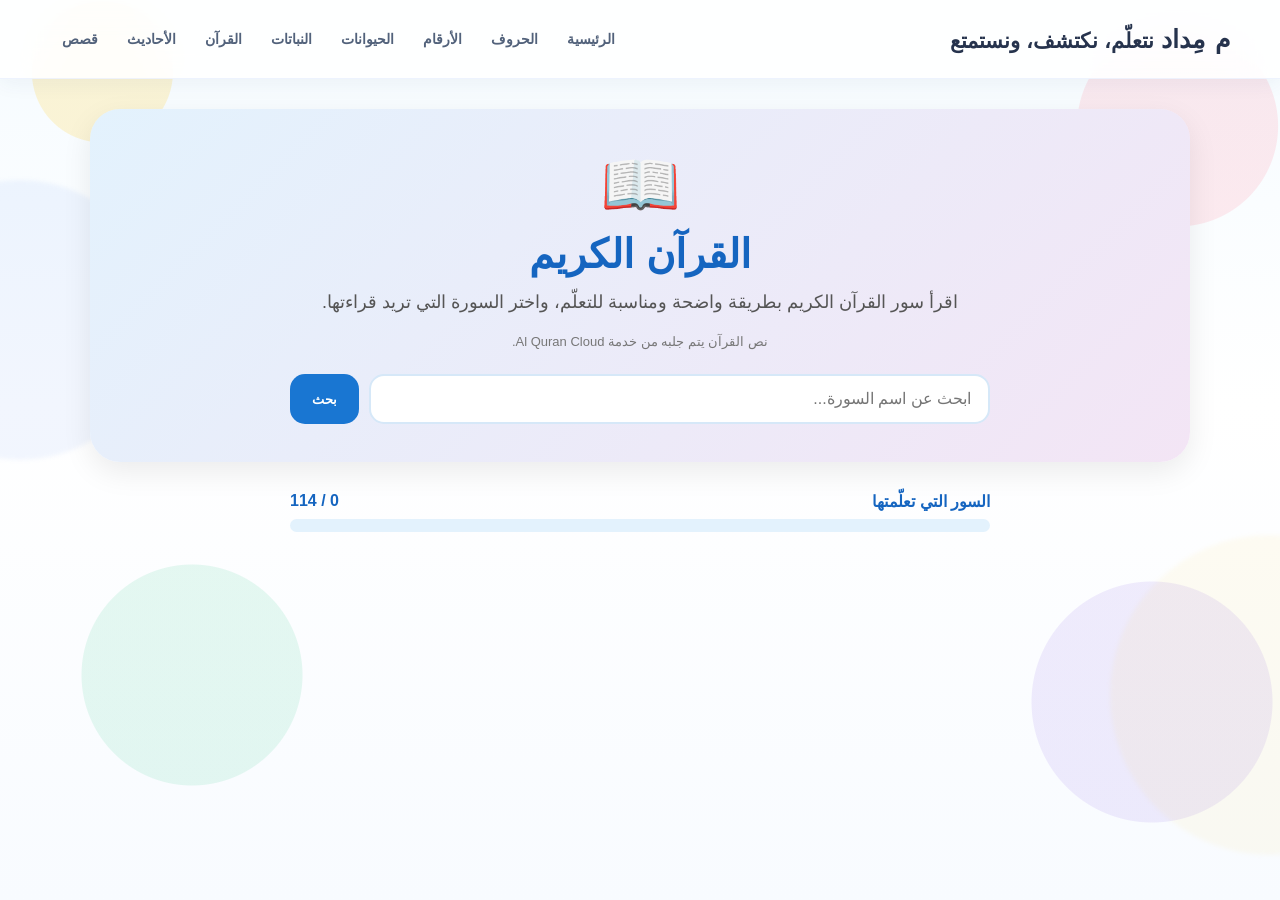
<file: quran.html>
<!DOCTYPE html>
<html lang="ar" dir="rtl">
<head>
  <meta charset="UTF-8">
  <meta name="viewport" content="width=device-width, initial-scale=1.0">

  <meta name="description" content="مِداد - القرآن الكريم للأطفال، قراءة السور والاستماع إليها بطريقة بسيطة ومناسبة للصغار">
  <meta name="theme-color" content="#1976d2">

  <title>القرآن الكريم | مِداد</title>

  <link rel="stylesheet" href="style.css">

  <style>
    .quran-page {
      padding: 30px 15px 70px;
    }

    .quran-hero {
      max-width: 1100px;
      margin: 0 auto 30px;
      padding: 38px 20px;
      text-align: center;
      border-radius: 30px;
      background: linear-gradient(135deg, #e3f2fd, #f3e5f5);
      box-shadow: 0 10px 30px rgba(0,0,0,.08);
    }

    .quran-hero .quran-icon {
      font-size: 65px;
    }

    .quran-hero h1 {
      margin: 8px 0;
      color: #1565c0;
      font-size: 40px;
    }

    .quran-hero p {
      margin: 0 auto;
      max-width: 700px;
      color: #555;
      font-size: 18px;
      line-height: 1.9;
    }

    .quran-source {
      margin-top: 15px;
      font-size: 13px;
      color: #777;
    }

    .quran-search {
      max-width: 700px;
      margin: 25px auto 0;
      display: flex;
      gap: 10px;
    }

    .quran-search input {
      flex: 1;
      min-width: 0;
      padding: 14px 17px;
      border: 2px solid #d6e8f8;
      border-radius: 15px;
      outline: none;
      font-size: 16px;
      font-family: inherit;
    }

    .quran-search input:focus {
      border-color: #42a5f5;
    }

    .quran-search button {
      border: 0;
      border-radius: 15px;
      padding: 0 22px;
      background: #1976d2;
      color: white;
      font-weight: bold;
      cursor: pointer;
      font-family: inherit;
    }

    .surahs-grid {
      max-width: 1100px;
      margin: 0 auto;
      display: grid;
      grid-template-columns: repeat(4, 1fr);
      gap: 16px;
    }

    .surah-card {
      background: white;
      border: 2px solid #edf4fb;
      border-radius: 22px;
      padding: 18px 14px;
      text-align: center;
      box-shadow: 0 7px 22px rgba(0,0,0,.07);
      cursor: pointer;
      transition: .25s ease;
    }

    .surah-card:hover {
      transform: translateY(-5px);
      box-shadow: 0 13px 28px rgba(0,0,0,.12);
      border-color: #bbdefb;
    }

    .surah-number {
      width: 43px;
      height: 43px;
      margin: 0 auto 8px;
      display: flex;
      align-items: center;
      justify-content: center;
      border-radius: 50%;
      background: #e3f2fd;
      color: #1565c0;
      font-weight: bold;
    }

    .surah-card h2 {
      margin: 7px 0;
      color: #1565c0;
      font-size: 23px;
    }

    .surah-card p {
      margin: 5px 0;
      color: #777;
      font-size: 14px;
    }

    .surah-type {
      display: inline-block;
      margin-top: 7px;
      padding: 5px 10px;
      border-radius: 20px;
      background: #f1f8ff;
      color: #1976d2;
      font-size: 12px;
    }

    .surah-card.completed {
      border-color: #81c784;
      background: #f6fff7;
    }

    .surah-card.completed .surah-number {
      background: #43a047;
      color: white;
    }

    .quran-progress {
      max-width: 700px;
      margin: 25px auto 35px;
    }

    .progress-label {
      display: flex;
      justify-content: space-between;
      margin-bottom: 8px;
      color: #1565c0;
      font-weight: bold;
    }

    .progress-bar {
      height: 13px;
      background: #e3f2fd;
      border-radius: 20px;
      overflow: hidden;
    }

    .progress-fill {
      width: 0%;
      height: 100%;
      background: linear-gradient(90deg, #1976d2, #7e57c2);
      border-radius: 20px;
      transition: width .4s ease;
    }

    .quran-modal {
      position: fixed;
      inset: 0;
      z-index: 9999;
      display: none;
      align-items: center;
      justify-content: center;
      padding: 15px;
      background: rgba(0,0,0,.62);
    }

    .quran-modal.active {
      display: flex;
    }

    .quran-modal-box {
      position: relative;
      width: min(850px, 100%);
      max-height: 90vh;
      overflow-y: auto;
      background: white;
      border-radius: 28px;
      padding: 28px;
      animation: quranPop .25s ease;
    }

    @keyframes quranPop {
      from {
        opacity: 0;
        transform: scale(.9);
      }

      to {
        opacity: 1;
        transform: scale(1);
      }
    }

    .close-quran {
      position: sticky;
      top: 0;
      float: left;
      width: 40px;
      height: 40px;
      border: 0;
      border-radius: 50%;
      background: #eee;
      font-size: 24px;
      cursor: pointer;
      z-index: 3;
    }

    .surah-heading {
      text-align: center;
      padding: 10px 45px 20px;
    }

    .surah-heading h2 {
      margin: 5px;
      color: #1565c0;
      font-size: 32px;
    }

    .surah-heading p {
      color: #777;
    }

    .basmala {
      text-align: center;
      margin: 10px 0 25px;
      font-size: 25px;
      color: #333;
      font-family: serif;
    }

    .ayah {
      margin: 12px 0;
      padding: 18px;
      background: #f8fbff;
      border-radius: 18px;
      border: 1px solid #e5eff8;
      line-height: 2.3;
      font-family: serif;
      font-size: 23px;
      color: #222;
    }

    .ayah-number {
      display: inline-flex;
      width: 34px;
      height: 34px;
      margin-left: 8px;
      align-items: center;
      justify-content: center;
      border-radius: 50%;
      background: #e3f2fd;
      color: #1565c0;
      font-family: Arial, sans-serif;
      font-size: 13px;
      vertical-align: middle;
    }

    .quran-controls {
      display: flex;
      justify-content: center;
      gap: 10px;
      flex-wrap: wrap;
      margin: 20px 0;
    }

    .quran-control {
      border: 0;
      border-radius: 13px;
      padding: 11px 18px;
      background: #1976d2;
      color: white;
      cursor: pointer;
      font-family: inherit;
      font-weight: bold;
    }

    .quran-control.green {
      background: #43a047;
    }

    .quran-control.gray {
      background: #757575;
    }

    .loading {
      max-width: 700px;
      margin: 25px auto;
      padding: 25px;
      text-align: center;
      background: white;
      border-radius: 20px;
      color: #555;
      box-shadow: 0 7px 20px rgba(0,0,0,.06);
    }

    .error-box {
      max-width: 700px;
      margin: 25px auto;
      padding: 22px;
      text-align: center;
      background: #fff3f3;
      border: 1px solid #ffcdd2;
      border-radius: 18px;
      color: #c62828;
      display: none;
    }

    @media (max-width: 900px) {
      .surahs-grid {
        grid-template-columns: repeat(3, 1fr);
      }
    }

    @media (max-width: 650px) {
      .quran-hero h1 {
        font-size: 31px;
      }

      .quran-hero p {
        font-size: 16px;
      }

      .quran-search {
        flex-direction: column;
      }

      .quran-search button {
        height: 48px;
      }

      .surahs-grid {
        grid-template-columns: repeat(2, 1fr);
        gap: 12px;
      }

      .surah-card {
        padding: 15px 9px;
      }

      .surah-card h2 {
        font-size: 20px;
      }

      .quran-modal-box {
        padding: 20px 13px;
        border-radius: 22px;
      }

      .ayah {
        font-size: 20px;
        line-height: 2.2;
        padding: 14px;
      }

      .basmala {
        font-size: 21px;
      }
    }

    @media (max-width: 380px) {
      .surahs-grid {
        grid-template-columns: 1fr;
      }
    }
  </style>
</head>

<body>

<header class="site-header">

  <div class="container header-inner">

    <a href="index.html" class="logo">
      <span class="logo-mark">م</span>

      <span>
        <strong>مِداد</strong>
        <small>نتعلّم، نكتشف، ونستمتع</small>
      </span>
    </a>

    <button class="menu-toggle" aria-label="فتح القائمة">
      ☰
    </button>

    <nav class="main-nav">

      <a href="index.html">الرئيسية</a>
      <a href="letters.html">الحروف</a>
      <a href="numbers.html">الأرقام</a>
      <a href="animals.html">الحيوانات</a>
      <a href="plants.html">النباتات</a>
      <a href="quran.html" class="active">القرآن</a>
      <a href="hadith.html">الأحاديث</a>
      <a href="stories.html">قصص</a>

    </nav>

  </div>

</header>


<main class="quran-page">

  <section class="quran-hero">

    <div class="quran-icon">📖</div>

    <h1>القرآن الكريم</h1>

    <p>
      اقرأ سور القرآن الكريم بطريقة واضحة ومناسبة للتعلّم،
      واختر السورة التي تريد قراءتها.
    </p>

    <div class="quran-source">
      نص القرآن يتم جلبه من خدمة Al Quran Cloud.
    </div>

    <div class="quran-search">

      <input
        type="search"
        id="surahSearch"
        placeholder="ابحث عن اسم السورة..."
        autocomplete="off">

      <button onclick="searchSurahs()">
        بحث
      </button>

    </div>

  </section>


  <div class="quran-progress">

    <div class="progress-label">

      <span>السور التي تعلّمتها</span>

      <span id="quranProgressText">
        0 / 114
      </span>

    </div>

    <div class="progress-bar">

      <div
        class="progress-fill"
        id="quranProgressFill">
      </div>

    </div>

  </div>


  <div
    class="loading"
    id="loadingBox">
    جارٍ تحميل أسماء السور...
  </div>


  <div
    class="error-box"
    id="errorBox">
    تعذر تحميل بيانات القرآن الآن.
    تأكد من اتصال الإنترنت ثم أعد تحميل الصفحة.
  </div>


  <section
    class="surahs-grid"
    id="surahsGrid">
  </section>

</main>


<div
  class="quran-modal"
  id="quranModal">

  <div class="quran-modal-box">

    <button
      class="close-quran"
      onclick="closeQuran()">
      ×
    </button>

    <div
      class="surah-heading"
      id="surahHeading">
    </div>

    <div class="quran-controls">

      <button
        class="quran-control green"
        onclick="markCurrentSurah()">
        ✓ تعلّمت السورة
      </button>

      <button
        class="quran-control"
        onclick="readCurrentSurah()">
        🔊 استماع بالنطق
      </button>

      <button
        class="quran-control gray"
        onclick="stopReading()">
        ■ إيقاف
      </button>

    </div>

    <div id="surahContent"></div>

  </div>

</div>


<script src="app.js"></script>

<script>

  const API_BASE =
    "https://api.alquran.cloud/v1";

  let allSurahs = [];

  let currentSurah = null;


  function getCompletedQuran() {

    try {

      return JSON.parse(
        localStorage.getItem("midad_quran_completed") || "[]"
      );

    } catch (error) {

      return [];

    }

  }


  function saveCompletedQuran(list) {

    localStorage.setItem(
      "midad_quran_completed",
      JSON.stringify(list)
    );

  }


  function updateQuranProgress() {

    const completed =
      getCompletedQuran();

    const total = 114;

    const percentage =
      Math.round(
        (completed.length / total) * 100
      );

    document.getElementById(
      "quranProgressText"
    ).textContent =
      completed.length + " / " + total;

    document.getElementById(
      "quranProgressFill"
    ).style.width =
      percentage + "%";

    if (window.midadSetProgress) {
      window.midadSetProgress(percentage);
    }

  }


  async function loadSurahs() {

    const loading =
      document.getElementById("loadingBox");

    const error =
      document.getElementById("errorBox");

    try {

      const response =
        await fetch(
          API_BASE + "/surah"
        );

      if (!response.ok) {
        throw new Error("Network error");
      }

      const result =
        await response.json();

      allSurahs =
        result.data || [];

      loading.style.display =
        "none";

      renderSurahs(allSurahs);

      updateQuranProgress();

    } catch (error) {

      loading.style.display =
        "none";

      error.style.display =
        "block";

    }

  }


  function renderSurahs(surahs) {

    const grid =
      document.getElementById("surahsGrid");

    const completed =
      getCompletedQuran();

    grid.innerHTML = "";

    if (!surahs.length) {

      grid.innerHTML =
        '<div class="loading">لا توجد نتائج.</div>';

      return;

    }

    surahs.forEach(function(surah) {

      const card =
        document.createElement("article");

      card.className =
        "surah-card";

      if (
        completed.includes(
          surah.number
        )
      ) {

        card.classList.add(
          "completed"
        );

      }

      card.innerHTML = `

        <div class="surah-number">
          ${surah.number}
        </div>

        <h2>
          ${surah.name}
        </h2>

        <p>
          ${surah.numberOfAyahs} آية
        </p>

        <span class="surah-type">
          ${
            surah.revelationType === "Meccan"
              ? "مكية"
              : "مدنية"
          }
        </span>

      `;

      card.addEventListener(
        "click",
        function() {
          openSurah(surah.number);
        }
      );

      grid.appendChild(card);

    });

  }


  async function openSurah(number) {

    const modal =
      document.getElementById(
        "quranModal"
      );

    const heading =
      document.getElementById(
        "surahHeading"
      );

    const content =
      document.getElementById(
        "surahContent"
      );

    currentSurah = number;

    modal.classList.add(
      "active"
    );

    heading.innerHTML =
      "<h2>جاري التحميل...</h2>";

    content.innerHTML =
      '<div class="loading">جارٍ تحميل السورة...</div>';

    try {

      const response =
        await fetch(
          API_BASE +
          "/surah/" +
          number +
          "/quran-uthmani"
        );

      if (!response.ok) {
        throw new Error("Network error");
      }

      const result =
        await response.json();

      const surah =
        result.data;

      heading.innerHTML = `

        <h2>
          ${surah.name}
        </h2>

        <p>
          ${surah.numberOfAyahs} آية
          ·
          ${
            surah.revelationType === "Meccan"
              ? "مكية"
              : "مدنية"
          }
        </p>

      `;

      let html = "";

      if (number !== 9) {

        html += `
          <div class="basmala">
            بِسْمِ اللَّهِ الرَّحْمَٰنِ الرَّحِيمِ
          </div>
        `;

      }

      surah.ayahs.forEach(
        function(ayah) {

          html += `

            <div class="ayah">

              <span class="ayah-number">
                ${ayah.numberInSurah}
              </span>

              ${ayah.text}

            </div>

          `;

        }
      );

      content.innerHTML =
        html;

    } catch (error) {

      content.innerHTML = `
        <div class="error-box"
             style="display:block">
          تعذر تحميل السورة.
          تأكد من اتصال الإنترنت.
        </div>
      `;

    }

  }


  function closeQuran() {

    stopReading();

    document
      .getElementById("quranModal")
      .classList.remove("active");

  }


  function markCurrentSurah() {

    if (!currentSurah) {
      return;
    }

    const completed =
      getCompletedQuran();

    if (
      !completed.includes(
        currentSurah
      )
    ) {

      completed.push(
        currentSurah
      );

      saveCompletedQuran(
        completed
      );

      if (window.midadAddStars) {
        window.midadAddStars(2);
      }

    }

    updateQuranProgress();

    renderSurahs(
      getFilteredSurahs()
    );

  }


  function getFilteredSurahs() {

    const input =
      document.getElementById(
        "surahSearch"
      );

    const value =
      input.value
        .trim()
        .toLowerCase();

    if (!value) {
      return allSurahs;
    }

    return allSurahs.filter(
      function(surah) {

        return (
          surah.name
            .toLowerCase()
            .includes(value)
          ||
          String(surah.number)
            .includes(value)
        );

      }
    );

  }


  function searchSurahs() {

    renderSurahs(
      getFilteredSurahs()
    );

  }


  document
    .getElementById("surahSearch")
    .addEventListener(
      "input",
      searchSurahs
    );


  function readCurrentSurah() {

    if (!currentSurah) {
      return;
    }

    if (
      !("speechSynthesis" in window)
    ) {

      alert(
        "ميزة النطق غير مدعومة في هذا المتصفح."
      );

      return;

    }

    const ayahs =
      document.querySelectorAll(
        ".ayah"
      );

    let text = "";

    ayahs.forEach(
      function(ayah) {

        text +=
          ayah.innerText +
          " ";

      }
    );

    window.speechSynthesis.cancel();

    const speech =
      new SpeechSynthesisUtterance(
        text
      );

    speech.lang =
      "ar-SA";

    speech.rate =
      0.75;

    speech.pitch =
      1;

    window.speechSynthesis.speak(
      speech
    );

  }


  function stopReading() {

    if (
      "speechSynthesis" in window
    ) {

      window.speechSynthesis.cancel();

    }

  }


  document
    .getElementById("quranModal")
    .addEventListener(
      "click",
      function(event) {

        if (
          event.target === this
        ) {

          closeQuran();

        }

      }
    );


  document.addEventListener(
    "keydown",
    function(event) {

      if (
        event.key === "Escape"
      ) {

        closeQuran();

      }

    }
  );


  loadSurahs();

</script>

</body>
</html>
</file>
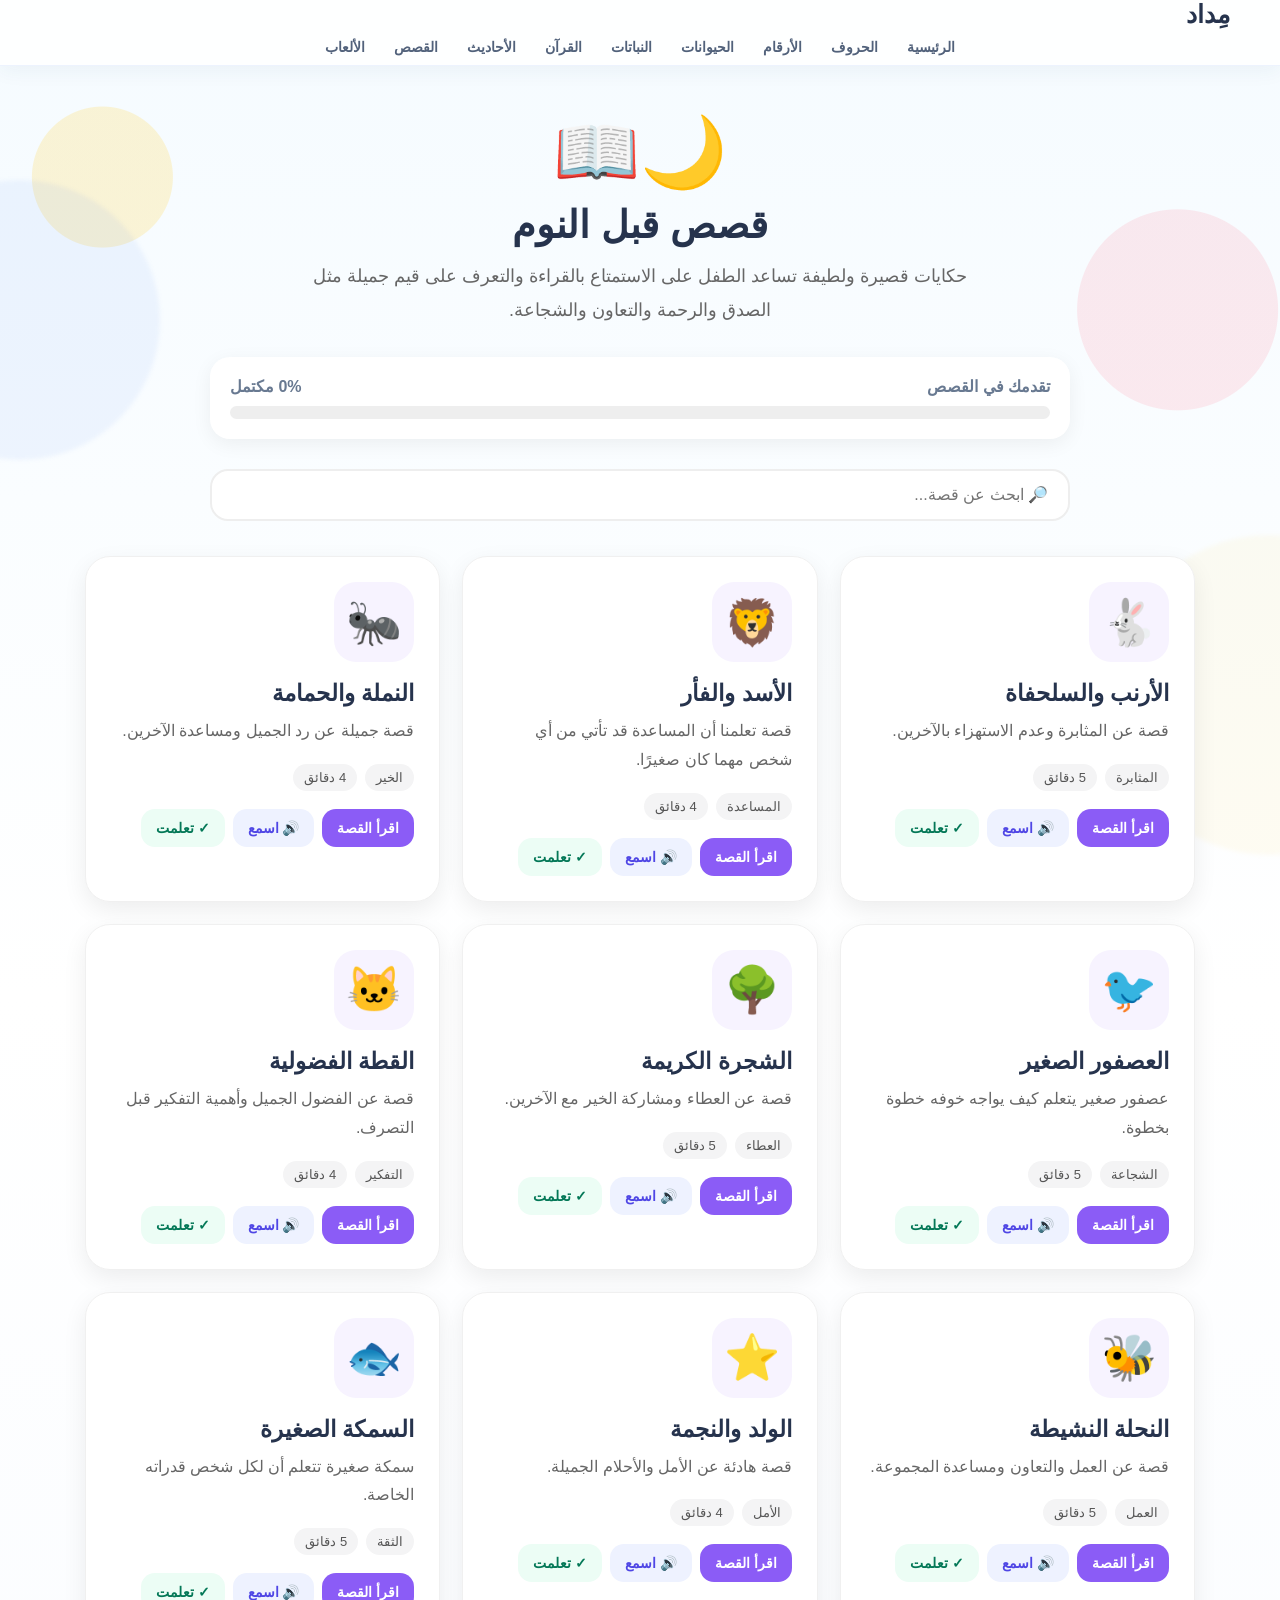
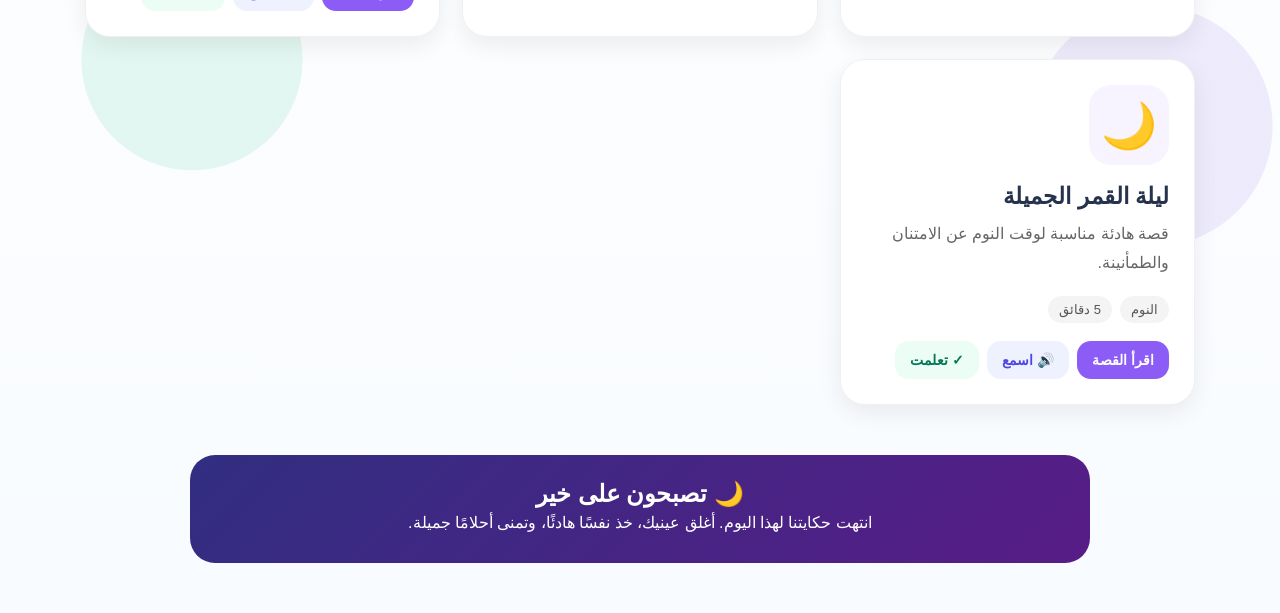
<file: stories.html>
<!DOCTYPE html>
<html lang="ar" dir="rtl">
<head>
  <meta charset="UTF-8">
  <meta name="viewport" content="width=device-width, initial-scale=1.0">

  <title>قصص قبل النوم | مِداد</title>
  <meta name="description" content="قصص قصيرة وجميلة للأطفال قبل النوم مع دروس وقيم مفيدة.">

  <link rel="stylesheet" href="style.css">

  <style>
    .stories-hero {
      text-align: center;
      padding: 45px 20px 30px;
    }

    .stories-hero .hero-icon {
      font-size: 70px;
      margin-bottom: 10px;
    }

    .stories-hero h1 {
      margin: 0 0 12px;
      font-size: 38px;
    }

    .stories-hero p {
      max-width: 700px;
      margin: auto;
      line-height: 1.9;
      color: #666;
      font-size: 18px;
    }

    .stories-tools {
      max-width: 900px;
      margin: 20px auto 35px;
      padding: 0 20px;
    }

    .stories-search {
      width: 100%;
      padding: 15px 20px;
      border: 2px solid #eee;
      border-radius: 18px;
      font-size: 16px;
      outline: none;
      box-sizing: border-box;
      font-family: inherit;
    }

    .stories-search:focus {
      border-color: #8b5cf6;
    }

    .stories-grid {
      max-width: 1150px;
      margin: auto;
      padding: 0 20px 50px;
      display: grid;
      grid-template-columns: repeat(3, 1fr);
      gap: 22px;
    }

    .story-card {
      background: white;
      border-radius: 25px;
      padding: 25px;
      box-shadow: 0 8px 25px rgba(0,0,0,.07);
      transition: .25s;
      border: 1px solid #f0f0f0;
      position: relative;
      overflow: hidden;
    }

    .story-card:hover {
      transform: translateY(-5px);
      box-shadow: 0 15px 35px rgba(0,0,0,.11);
    }

    .story-icon {
      width: 80px;
      height: 80px;
      display: flex;
      align-items: center;
      justify-content: center;
      background: #f7f3ff;
      border-radius: 22px;
      font-size: 45px;
      margin-bottom: 18px;
    }

    .story-card h2 {
      margin: 0 0 10px;
      font-size: 23px;
    }

    .story-card p {
      color: #666;
      line-height: 1.8;
      margin-bottom: 18px;
    }

    .story-meta {
      display: flex;
      gap: 8px;
      flex-wrap: wrap;
      margin-bottom: 18px;
    }

    .story-tag {
      background: #f4f4f5;
      padding: 6px 11px;
      border-radius: 20px;
      font-size: 13px;
      color: #555;
    }

    .story-actions {
      display: flex;
      gap: 8px;
      flex-wrap: wrap;
    }

    .story-btn {
      border: none;
      border-radius: 14px;
      padding: 11px 15px;
      cursor: pointer;
      font-family: inherit;
      font-size: 14px;
      font-weight: bold;
      transition: .2s;
    }

    .read-btn {
      background: #8b5cf6;
      color: white;
    }

    .listen-btn {
      background: #eef2ff;
      color: #4f46e5;
    }

    .complete-btn {
      background: #ecfdf5;
      color: #047857;
    }

    .story-btn:hover {
      transform: scale(1.03);
    }

    .story-card.completed {
      border: 2px solid #22c55e;
    }

    .completed-label {
      position: absolute;
      top: 15px;
      left: 15px;
      background: #22c55e;
      color: white;
      padding: 5px 10px;
      border-radius: 20px;
      font-size: 12px;
      display: none;
    }

    .story-card.completed .completed-label {
      display: block;
    }

    .stories-progress {
      max-width: 900px;
      margin: 0 auto 30px;
      padding: 0 20px;
    }

    .progress-box {
      background: white;
      padding: 20px;
      border-radius: 20px;
      box-shadow: 0 5px 20px rgba(0,0,0,.06);
    }

    .progress-info {
      display: flex;
      justify-content: space-between;
      margin-bottom: 10px;
      font-weight: bold;
    }

    .progress-track {
      width: 100%;
      height: 13px;
      background: #eee;
      border-radius: 20px;
      overflow: hidden;
    }

    .progress-fill {
      height: 100%;
      width: 0;
      background: linear-gradient(90deg,#8b5cf6,#ec4899);
      border-radius: 20px;
      transition: width .4s;
    }

    .empty-stories {
      display: none;
      text-align: center;
      padding: 40px;
      color: #777;
      grid-column: 1 / -1;
    }

    .modal {
      display: none;
      position: fixed;
      inset: 0;
      background: rgba(0,0,0,.65);
      z-index: 9999;
      padding: 20px;
      overflow-y: auto;
    }

    .modal.show {
      display: flex;
      align-items: center;
      justify-content: center;
    }

    .modal-content {
      width: 100%;
      max-width: 800px;
      background: white;
      border-radius: 28px;
      padding: 30px;
      position: relative;
      box-sizing: border-box;
      animation: storyOpen .25s ease;
    }

    @keyframes storyOpen {
      from {
        transform: scale(.92);
        opacity: 0;
      }
      to {
        transform: scale(1);
        opacity: 1;
      }
    }

    .close-modal {
      position: absolute;
      left: 18px;
      top: 15px;
      width: 40px;
      height: 40px;
      border: none;
      border-radius: 50%;
      background: #f3f4f6;
      font-size: 22px;
      cursor: pointer;
    }

    .modal-icon {
      font-size: 60px;
      text-align: center;
      margin-bottom: 10px;
    }

    .modal-content h2 {
      text-align: center;
      font-size: 30px;
      margin-bottom: 20px;
    }

    .story-text {
      line-height: 2.2;
      font-size: 18px;
      color: #333;
      white-space: pre-line;
    }

    .story-moral {
      margin-top: 25px;
      padding: 18px;
      border-radius: 18px;
      background: #f5f3ff;
      line-height: 1.9;
    }

    .story-moral strong {
      color: #6d28d9;
    }

    .night-message {
      max-width: 900px;
      margin: 0 auto 50px;
      padding: 25px;
      text-align: center;
      background: linear-gradient(135deg,#312e81,#581c87);
      color: white;
      border-radius: 25px;
      box-sizing: border-box;
    }

    .night-message h2 {
      margin-top: 0;
    }

    .night-message p {
      line-height: 1.9;
      margin-bottom: 0;
    }

    @media (max-width: 900px) {
      .stories-grid {
        grid-template-columns: repeat(2, 1fr);
      }
    }

    @media (max-width: 600px) {
      .stories-grid {
        grid-template-columns: 1fr;
        padding: 0 15px 40px;
      }

      .stories-hero h1 {
        font-size: 30px;
      }

      .stories-hero p {
        font-size: 16px;
      }

      .story-card {
        padding: 20px;
      }

      .modal-content {
        padding: 22px;
      }

      .story-text {
        font-size: 17px;
        line-height: 2;
      }
    }
  </style>
</head>

<body>

  <!-- الهيدر -->
  <header class="site-header">
    <div class="container">
      <a href="index.html" class="logo">
        <span>مِداد</span>
      </a>

      <button class="menu-toggle" aria-label="فتح القائمة">☰</button>

      <nav class="main-nav">
        <a href="index.html">الرئيسية</a>
        <a href="letters.html">الحروف</a>
        <a href="numbers.html">الأرقام</a>
        <a href="animals.html">الحيوانات</a>
        <a href="plants.html">النباتات</a>
        <a href="quran.html">القرآن</a>
        <a href="hadith.html">الأحاديث</a>
        <a href="stories.html" class="active">القصص</a>
        <a href="games.html">الألعاب</a>
      </nav>
    </div>
  </header>

  <main>

    <!-- مقدمة -->
    <section class="stories-hero">
      <div class="hero-icon">🌙📖</div>

      <h1>قصص قبل النوم</h1>

      <p>
        حكايات قصيرة ولطيفة تساعد الطفل على الاستمتاع بالقراءة
        والتعرف على قيم جميلة مثل الصدق والرحمة والتعاون والشجاعة.
      </p>
    </section>

    <!-- التقدم -->
    <section class="stories-progress">
      <div class="progress-box">

        <div class="progress-info">
          <span>تقدمك في القصص</span>
          <span id="progressText">0 / 10</span>
        </div>

        <div class="progress-track">
          <div class="progress-fill" id="progressFill"></div>
        </div>

      </div>
    </section>

    <!-- البحث -->
    <section class="stories-tools">
      <input
        type="search"
        id="storySearch"
        class="stories-search"
        placeholder="🔎 ابحث عن قصة..."
        aria-label="البحث عن قصة"
      >
    </section>

    <!-- القصص -->
    <section class="stories-grid" id="storiesGrid">

      <article class="story-card" data-title="الأرنب والسلحفاة">
        <span class="completed-label">✓ قرأتها</span>

        <div class="story-icon">🐇</div>

        <h2>الأرنب والسلحفاة</h2>

        <p>
          قصة عن المثابرة وعدم الاستهزاء بالآخرين.
        </p>

        <div class="story-meta">
          <span class="story-tag">المثابرة</span>
          <span class="story-tag">5 دقائق</span>
        </div>

        <div class="story-actions">
          <button class="story-btn read-btn" onclick="openStory(0)">
            اقرأ القصة
          </button>

          <button class="story-btn listen-btn" onclick="listenStory(0)">
            🔊 اسمع
          </button>

          <button class="story-btn complete-btn" onclick="completeStory(0)">
            ✓ تعلمت
          </button>
        </div>
      </article>


      <article class="story-card" data-title="الأسد والفأر">
        <span class="completed-label">✓ قرأتها</span>

        <div class="story-icon">🦁</div>

        <h2>الأسد والفأر</h2>

        <p>
          قصة تعلمنا أن المساعدة قد تأتي من أي شخص مهما كان صغيرًا.
        </p>

        <div class="story-meta">
          <span class="story-tag">المساعدة</span>
          <span class="story-tag">4 دقائق</span>
        </div>

        <div class="story-actions">
          <button class="story-btn read-btn" onclick="openStory(1)">
            اقرأ القصة
          </button>

          <button class="story-btn listen-btn" onclick="listenStory(1)">
            🔊 اسمع
          </button>

          <button class="story-btn complete-btn" onclick="completeStory(1)">
            ✓ تعلمت
          </button>
        </div>
      </article>


      <article class="story-card" data-title="النملة والحمامة">
        <span class="completed-label">✓ قرأتها</span>

        <div class="story-icon">🐜</div>

        <h2>النملة والحمامة</h2>

        <p>
          قصة جميلة عن رد الجميل ومساعدة الآخرين.
        </p>

        <div class="story-meta">
          <span class="story-tag">الخير</span>
          <span class="story-tag">4 دقائق</span>
        </div>

        <div class="story-actions">
          <button class="story-btn read-btn" onclick="openStory(2)">
            اقرأ القصة
          </button>

          <button class="story-btn listen-btn" onclick="listenStory(2)">
            🔊 اسمع
          </button>

          <button class="story-btn complete-btn" onclick="completeStory(2)">
            ✓ تعلمت
          </button>
        </div>
      </article>


      <article class="story-card" data-title="العصفور الصغير">
        <span class="completed-label">✓ قرأتها</span>

        <div class="story-icon">🐦</div>

        <h2>العصفور الصغير</h2>

        <p>
          عصفور صغير يتعلم كيف يواجه خوفه خطوة بخطوة.
        </p>

        <div class="story-meta">
          <span class="story-tag">الشجاعة</span>
          <span class="story-tag">5 دقائق</span>
        </div>

        <div class="story-actions">
          <button class="story-btn read-btn" onclick="openStory(3)">
            اقرأ القصة
          </button>

          <button class="story-btn listen-btn" onclick="listenStory(3)">
            🔊 اسمع
          </button>

          <button class="story-btn complete-btn" onclick="completeStory(3)">
            ✓ تعلمت
          </button>
        </div>
      </article>


      <article class="story-card" data-title="الشجرة الكريمة">
        <span class="completed-label">✓ قرأتها</span>

        <div class="story-icon">🌳</div>

        <h2>الشجرة الكريمة</h2>

        <p>
          قصة عن العطاء ومشاركة الخير مع الآخرين.
        </p>

        <div class="story-meta">
          <span class="story-tag">العطاء</span>
          <span class="story-tag">5 دقائق</span>
        </div>

        <div class="story-actions">
          <button class="story-btn read-btn" onclick="openStory(4)">
            اقرأ القصة
          </button>

          <button class="story-btn listen-btn" onclick="listenStory(4)">
            🔊 اسمع
          </button>

          <button class="story-btn complete-btn" onclick="completeStory(4)">
            ✓ تعلمت
          </button>
        </div>
      </article>


      <article class="story-card" data-title="القطة الفضولية">
        <span class="completed-label">✓ قرأتها</span>

        <div class="story-icon">🐱</div>

        <h2>القطة الفضولية</h2>

        <p>
          قصة عن الفضول الجميل وأهمية التفكير قبل التصرف.
        </p>

        <div class="story-meta">
          <span class="story-tag">التفكير</span>
          <span class="story-tag">4 دقائق</span>
        </div>

        <div class="story-actions">
          <button class="story-btn read-btn" onclick="openStory(5)">
            اقرأ القصة
          </button>

          <button class="story-btn listen-btn" onclick="listenStory(5)">
            🔊 اسمع
          </button>

          <button class="story-btn complete-btn" onclick="completeStory(5)">
            ✓ تعلمت
          </button>
        </div>
      </article>


      <article class="story-card" data-title="النحلة النشيطة">
        <span class="completed-label">✓ قرأتها</span>

        <div class="story-icon">🐝</div>

        <h2>النحلة النشيطة</h2>

        <p>
          قصة عن العمل والتعاون ومساعدة المجموعة.
        </p>

        <div class="story-meta">
          <span class="story-tag">العمل</span>
          <span class="story-tag">5 دقائق</span>
        </div>

        <div class="story-actions">
          <button class="story-btn read-btn" onclick="openStory(6)">
            اقرأ القصة
          </button>

          <button class="story-btn listen-btn" onclick="listenStory(6)">
            🔊 اسمع
          </button>

          <button class="story-btn complete-btn" onclick="completeStory(6)">
            ✓ تعلمت
          </button>
        </div>
      </article>


      <article class="story-card" data-title="الولد والنجمة">
        <span class="completed-label">✓ قرأتها</span>

        <div class="story-icon">⭐</div>

        <h2>الولد والنجمة</h2>

        <p>
          قصة هادئة عن الأمل والأحلام الجميلة.
        </p>

        <div class="story-meta">
          <span class="story-tag">الأمل</span>
          <span class="story-tag">4 دقائق</span>
        </div>

        <div class="story-actions">
          <button class="story-btn read-btn" onclick="openStory(7)">
            اقرأ القصة
          </button>

          <button class="story-btn listen-btn" onclick="listenStory(7)">
            🔊 اسمع
          </button>

          <button class="story-btn complete-btn" onclick="completeStory(7)">
            ✓ تعلمت
          </button>
        </div>
      </article>


      <article class="story-card" data-title="السمكة الصغيرة">
        <span class="completed-label">✓ قرأتها</span>

        <div class="story-icon">🐟</div>

        <h2>السمكة الصغيرة</h2>

        <p>
          سمكة صغيرة تتعلم أن لكل شخص قدراته الخاصة.
        </p>

        <div class="story-meta">
          <span class="story-tag">الثقة</span>
          <span class="story-tag">5 دقائق</span>
        </div>

        <div class="story-actions">
          <button class="story-btn read-btn" onclick="openStory(8)">
            اقرأ القصة
          </button>

          <button class="story-btn listen-btn" onclick="listenStory(8)">
            🔊 اسمع
          </button>

          <button class="story-btn complete-btn" onclick="completeStory(8)">
            ✓ تعلمت
          </button>
        </div>
      </article>


      <article class="story-card" data-title="ليلة القمر الجميلة">
        <span class="completed-label">✓ قرأتها</span>

        <div class="story-icon">🌙</div>

        <h2>ليلة القمر الجميلة</h2>

        <p>
          قصة هادئة مناسبة لوقت النوم عن الامتنان والطمأنينة.
        </p>

        <div class="story-meta">
          <span class="story-tag">النوم</span>
          <span class="story-tag">5 دقائق</span>
        </div>

        <div class="story-actions">
          <button class="story-btn read-btn" onclick="openStory(9)">
            اقرأ القصة
          </button>

          <button class="story-btn listen-btn" onclick="listenStory(9)">
            🔊 اسمع
          </button>

          <button class="story-btn complete-btn" onclick="completeStory(9)">
            ✓ تعلمت
          </button>
        </div>
      </article>

      <div class="empty-stories" id="emptyStories">
        لا توجد قصة بهذا الاسم.
      </div>

    </section>


    <!-- رسالة النوم -->
    <section class="night-message">
      <h2>🌙 تصبحون على خير</h2>
      <p>
        انتهت حكايتنا لهذا اليوم. أغلق عينيك، خذ نفسًا هادئًا،
        وتمنى أحلامًا جميلة.
      </p>
    </section>

  </main>


  <!-- نافذة القصة -->
  <div class="modal" id="storyModal">

    <div class="modal-content">

      <button class="close-modal" onclick="closeStory()" aria-label="إغلاق">
        ×
      </button>

      <div class="modal-icon" id="modalIcon">📖</div>

      <h2 id="modalTitle"></h2>

      <div class="story-text" id="modalText"></div>

      <div class="story-moral">
        <strong>🌟 ماذا تعلمنا؟</strong>
        <div id="modalMoral"></div>
      </div>

    </div>

  </div>


  <script src="app.js"></script>

  <script>

    const stories = [

      {
        title: "الأرنب والسلحفاة",
        icon: "🐇",
        text: `كان هناك أرنب سريع يحب أن يتفاخر بسرعته أمام الحيوانات.

وفي يوم من الأيام رأى السلحفاة تمشي ببطء، فضحك وقال لها:
"لن تستطيعي الوصول إلى المكان قبلي!"

اقترحت السلحفاة أن يتسابقا.

بدأ السباق، وانطلق الأرنب بسرعة كبيرة وابتعد عن السلحفاة.

نظر الأرنب خلفه، فلم يجد السلحفاة قريبة، فقرر أن يستريح قليلًا تحت شجرة.

أما السلحفاة فواصلت السير بهدوء، خطوة بعد خطوة.

نام الأرنب، وعندما استيقظ وجد السلحفاة قد اقتربت من نهاية الطريق.

ركض الأرنب بكل سرعته، لكنه وصل متأخرًا.

فرحت السلحفاة لأنها لم تتوقف عن المحاولة.`,

        moral: "المثابرة والاستمرار قد يساعداننا على الوصول إلى هدفنا."
      },

      {
        title: "الأسد والفأر",
        icon: "🦁",
        text: `في يوم من الأيام كان أسد نائمًا تحت شجرة.

اقترب فأر صغير من المكان، وأخذ يتحرك بين أوراق الشجر حتى وصل إلى الأسد.

استيقظ الأسد وأمسك بالفأر.

خاف الفأر وقال:
"أرجوك دعني أذهب، وربما أستطيع مساعدتك يومًا ما."

ضحك الأسد، لكنه قرر أن يتركه.

بعد أيام، وقع الأسد في شبكة صياد.

حاول الخروج منها لكنه لم يستطع.

سمع الفأر صوت الأسد، فجاء بسرعة وبدأ يقضم حبال الشبكة بأسنانه.

وبعد وقت قصير تمكن الأسد من الخروج.

شكر الأسد الفأر وقال:
"لقد كنت صغيرًا، لكن مساعدتك كانت كبيرة."

ومنذ ذلك اليوم أصبحا صديقين.`,

        moral: "لا تستهين بأحد، فكل شخص يستطيع أن يقدم شيئًا مفيدًا."
      },

      {
        title: "النملة والحمامة",
        icon: "🐜",
        text: `كانت نملة صغيرة تمشي قرب جدول ماء.

انزلقت قدمها وسقطت في الماء، وبدأت تحاول النجاة.

رأت حمامة النملة، فقطعت ورقة صغيرة وأسقطتها بالقرب منها.

صعدت النملة فوق الورقة ووصلت إلى اليابسة.

بعد أيام، شاهدت النملة رجلًا يحاول الإمساك بالحمامة.

اقتربت النملة وعضت قدم الرجل.

تفاجأ الرجل وابتعد، فطارت الحمامة ونجت.

فرحت النملة والحمامة، وعرفتا أن الخير يعود بالخير.`,

        moral: "ساعد الآخرين عندما تستطيع، فالخير لا يضيع."
      },

      {
        title: "العصفور الصغير",
        icon: "🐦",
        text: `كان عصفور صغير يعيش في عش فوق شجرة عالية.

كان يخاف من الطيران لأنه لم يجربه من قبل.

قالت له أمه:
"لا يجب أن تفعل كل شيء دفعة واحدة. ابدأ بخطوة صغيرة."

فتح العصفور جناحيه وقفز إلى غصن قريب.

نجح!

ثم جرب غصنًا أبعد قليلًا.

وفي اليوم التالي طار من شجرة إلى شجرة.

فرح العصفور كثيرًا لأنه اكتشف أن الخوف يمكن أن يصبح أصغر عندما نحاول.`,

        moral: "الشجاعة لا تعني عدم الخوف، بل تعني أن نحاول رغم الخوف."
      },

      {
        title: "الشجرة الكريمة",
        icon: "🌳",
        text: `كانت هناك شجرة كبيرة في وسط حديقة جميلة.

كان الأطفال يجلسون تحت ظلها في الأيام الحارة.

وكانت الطيور تبني أعشاشها بين أغصانها.

وفي الخريف كانت الشجرة تعطي ثمارها لمن يمر بجانبها.

قال أحد الأطفال:
"هذه الشجرة تعطينا الكثير."

فقالت أمه:
"لأن العطاء يجعل المكان أجمل."

ومنذ ذلك اليوم بدأ الأطفال أيضًا يزرعون الأشجار ويساعدون الحيوانات الصغيرة.`,

        moral: "العطاء يجعل الخير ينتشر من شخص إلى آخر."
      },

      {
        title: "القطة الفضولية",
        icon: "🐱",
        text: `كانت قطة صغيرة تحب اكتشاف كل شيء.

في أحد الأيام رأت صندوقًا صغيرًا في غرفة المنزل.

اقتربت منه، لكنها توقفت قبل أن تفتحه.

فكرت قليلًا وقالت:
"من الأفضل أن أعرف أولًا ما الذي بداخله."

سألت صاحب المنزل، فعرفت أن الصندوق يحتوي على أدوات لا يجب أن تلمسها.

فرحت القطة لأنها فكرت قبل أن تتصرف.

ومنذ ذلك اليوم أصبحت تسأل عندما لا تعرف شيئًا.`,

        moral: "الفضول جميل، لكن التفكير والسؤال قبل التصرف مهمان."
      },

      {
        title: "النحلة النشيطة",
        icon: "🐝",
        text: `كانت نحلة صغيرة تعيش مع مجموعة كبيرة من النحل.

كل نحلة كانت تقوم بمهمة تساعد الخلية.

كانت النحلة الصغيرة تجمع الرحيق وتعود به إلى الخلية.

وفي أحد الأيام شعرت بالتعب، فقالت:
"لن أستطيع القيام بعملي اليوم."

ساعدتها نحلة أخرى، ثم عادت النحلة الصغيرة للعمل عندما شعرت بتحسن.

اكتشفت أن التعاون يجعل العمل أسهل.

ومنذ ذلك اليوم أصبحت النحلات يساعدن بعضهن دائمًا.`,

        moral: "عندما نتعاون يصبح العمل أسهل وتصبح النتيجة أجمل."
      },

      {
        title: "الولد والنجمة",
        icon: "⭐",
        text: `كان ولد صغير يحب النظر إلى السماء قبل النوم.

في إحدى الليالي رأى نجمة لامعة جدًا.

تمنى أن يحقق حلمًا كان يفكر فيه منذ مدة.

قالت له أمه:
"الأحلام الجميلة تحتاج إلى عمل وصبر."

في اليوم التالي بدأ يتعلم شيئًا جديدًا كل يوم.

ومع مرور الوقت أصبح أقرب إلى حلمه.

وكان كلما رأى النجمة يتذكر أن عليه أن يستمر.`,

        moral: "الأحلام تحتاج إلى صبر وعمل وخطوات صغيرة مستمرة."
      },

      {
        title: "السمكة الصغيرة",
        icon: "🐟",
        text: `كانت سمكة صغيرة تعيش في بحر واسع.

كانت ترى الأسماك الكبيرة تسبح بسرعة، فتشعر أنها ضعيفة.

قالت لها أمها:
"لا تقارني نفسك بالآخرين. لكل واحد منا قدراته."

بدأت السمكة الصغيرة تستكشف الأماكن التي تستطيع الوصول إليها.

واكتشفت أنها تستطيع السباحة بين الصخور الصغيرة بسهولة.

ساعدت الأسماك الأخرى عندما احتاجت إلى المرور من أماكن ضيقة.

فرحت السمكة لأنها اكتشفت أن اختلافها يمكن أن يكون ميزة.`,

        moral: "لكل شخص قدرات خاصة، والمهم أن نعرف كيف نستخدمها."
      },

      {
        title: "ليلة القمر الجميلة",
        icon: "🌙",
        text: `في ليلة هادئة، كان طفل صغير يستعد للنوم.

نظر من نافذته فرأى القمر مضيئًا في السماء.

قال:
"كم هو جميل هذا اليوم!"

تذكر الأشياء الجميلة التي حدثت معه.

شكر الله على عائلته وبيته وطعامه وأصدقائه.

ثم أغلق نافذته ورتب سريره.

وضع رأسه على الوسادة وأخذ نفسًا هادئًا.

قال:
"الحمد لله على هذا اليوم."

ثم أغمض عينيه ونام بهدوء.`,

        moral: "الامتنان يساعدنا على تذكر الأشياء الجميلة في حياتنا."
      }

    ];


    const completedKey = "midad_stories_completed";

    let completedStories =
      JSON.parse(localStorage.getItem(completedKey) || "[]");


    function updateProgress() {

      const total = stories.length;

      const count = completedStories.length;

      const percentage =
        total === 0 ? 0 : Math.round((count / total) * 100);

      document.getElementById("progressText").textContent =
        count + " / " + total;

      document.getElementById("progressFill").style.width =
        percentage + "%";

      stories.forEach(function(story, index) {

        const cards =
          document.querySelectorAll(".story-card");

        if (!cards[index]) return;

        if (completedStories.includes(index)) {
          cards[index].classList.add("completed");
        } else {
          cards[index].classList.remove("completed");
        }

      });

      if (typeof window.midadSetProgress === "function") {
        window.midadSetProgress(percentage);
      }
    }


    function openStory(index) {

      const story = stories[index];

      if (!story) return;

      document.getElementById("modalIcon").textContent =
        story.icon;

      document.getElementById("modalTitle").textContent =
        story.title;

      document.getElementById("modalText").textContent =
        story.text;

      document.getElementById("modalMoral").textContent =
        story.moral;

      document.getElementById("storyModal").classList.add("show");

      document.body.style.overflow = "hidden";
    }


    function closeStory() {

      document.getElementById("storyModal").classList.remove("show");

      document.body.style.overflow = "";

      if ("speechSynthesis" in window) {
        speechSynthesis.cancel();
      }
    }


    function listenStory(index) {

      const story = stories[index];

      if (!story) return;

      if (!("speechSynthesis" in window)) {
        alert("ميزة القراءة الصوتية غير مدعومة في هذا المتصفح.");
        return;
      }

      speechSynthesis.cancel();

      const text =
        story.title + ". " +
        story.text + ". " +
        "ماذا تعلمنا؟ " +
        story.moral;

      const speech =
        new SpeechSynthesisUtterance(text);

      speech.lang = "ar-SA";

      speech.rate = 0.82;

      speech.pitch = 1.05;

      speech.volume = 1;

      speechSynthesis.speak(speech);
    }


    function completeStory(index) {

      if (!completedStories.includes(index)) {

        completedStories.push(index);

        localStorage.setItem(
          completedKey,
          JSON.stringify(completedStories)
        );

        if (typeof window.midadAddStars === "function") {
          window.midadAddStars(2);
        }

        updateProgress();
      }

      openStory(index);
    }


    // البحث
    document
      .getElementById("storySearch")
      .addEventListener("input", function() {

        const query =
          this.value.trim().toLowerCase();

        const cards =
          document.querySelectorAll(".story-card");

        let visible = 0;

        cards.forEach(function(card) {

          const title =
            card.dataset.title.toLowerCase();

          if (title.includes(query)) {

            card.style.display = "";

            visible++;

          } else {

            card.style.display = "none";

          }

        });

        document.getElementById("emptyStories").style.display =
          visible === 0 ? "block" : "none";

      });


    // إغلاق النافذة عند الضغط خارجها
    document
      .getElementById("storyModal")
      .addEventListener("click", function(event) {

        if (event.target === this) {
          closeStory();
        }

      });


    // زر ESC
    document.addEventListener("keydown", function(event) {

      if (event.key === "Escape") {
        closeStory();
      }

    });


    // تشغيل الصفحة
    updateProgress();

  </script>

</body>
</html>
</file>
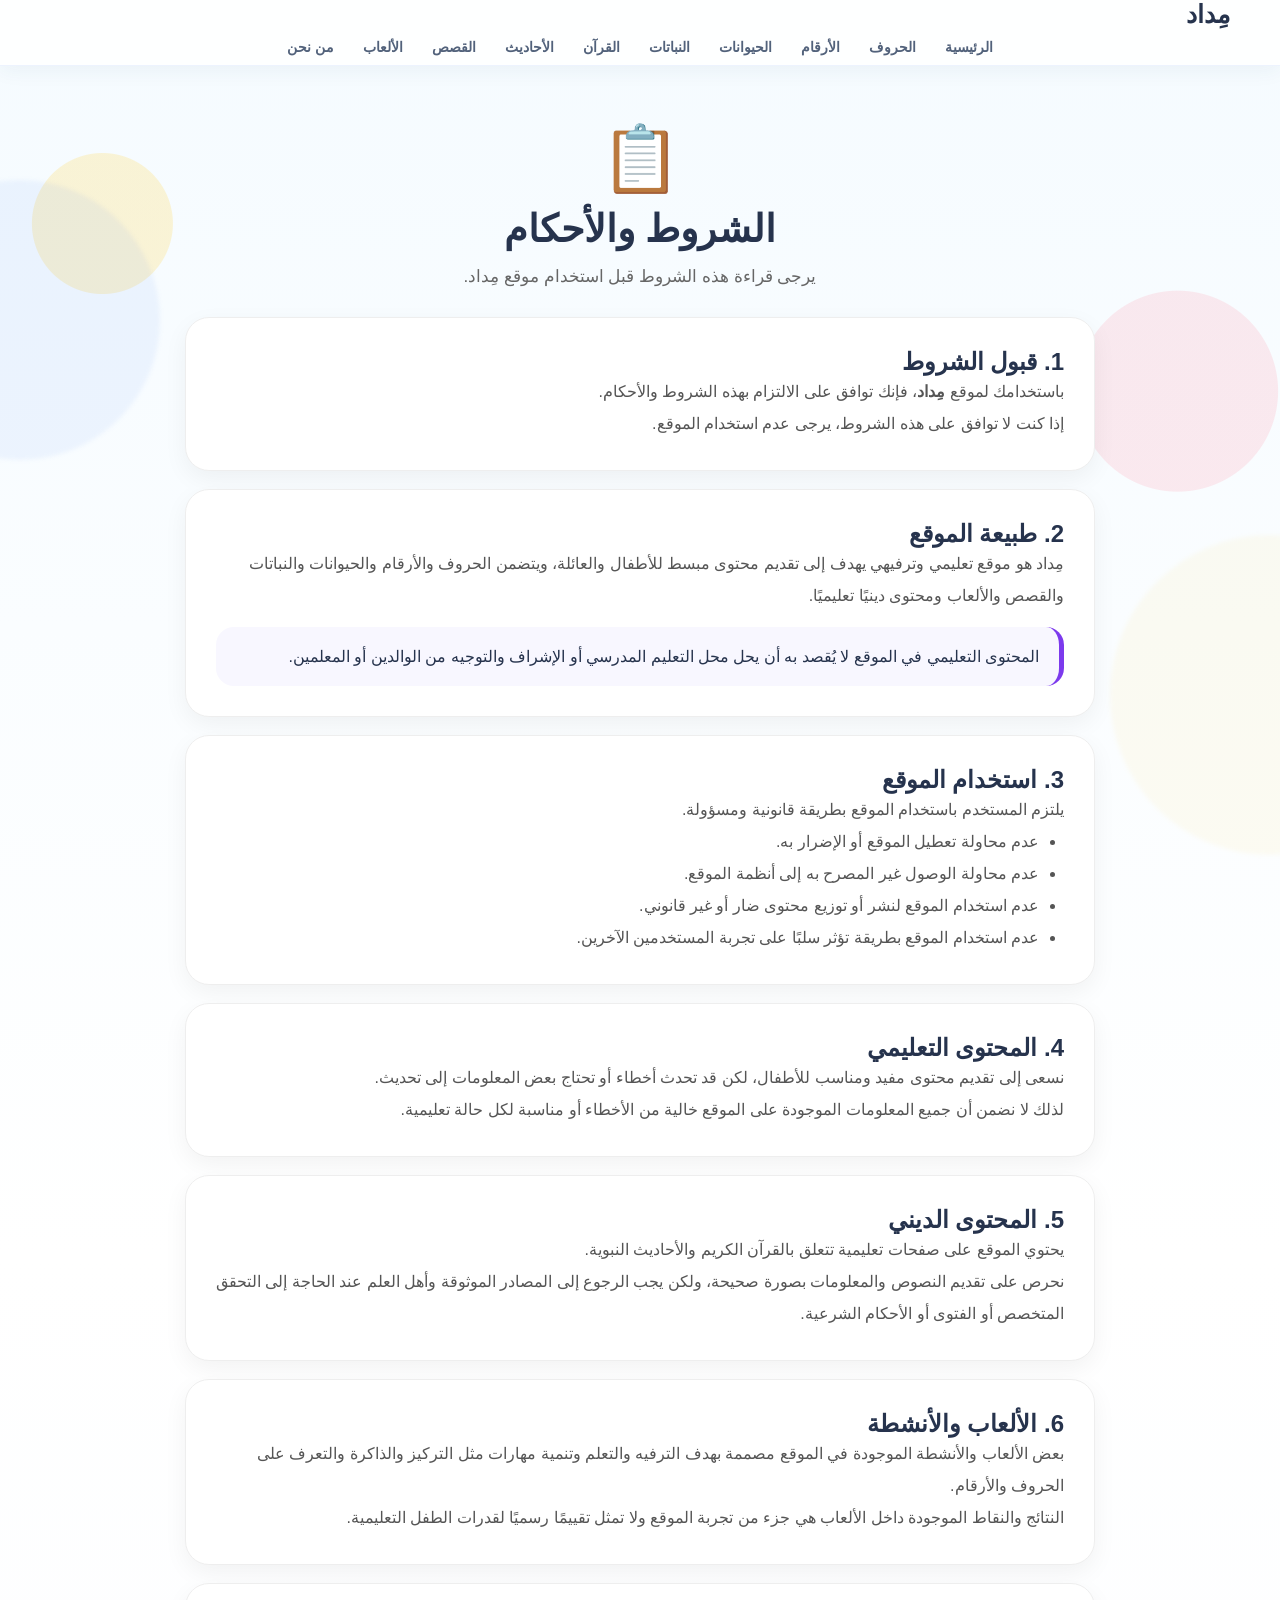
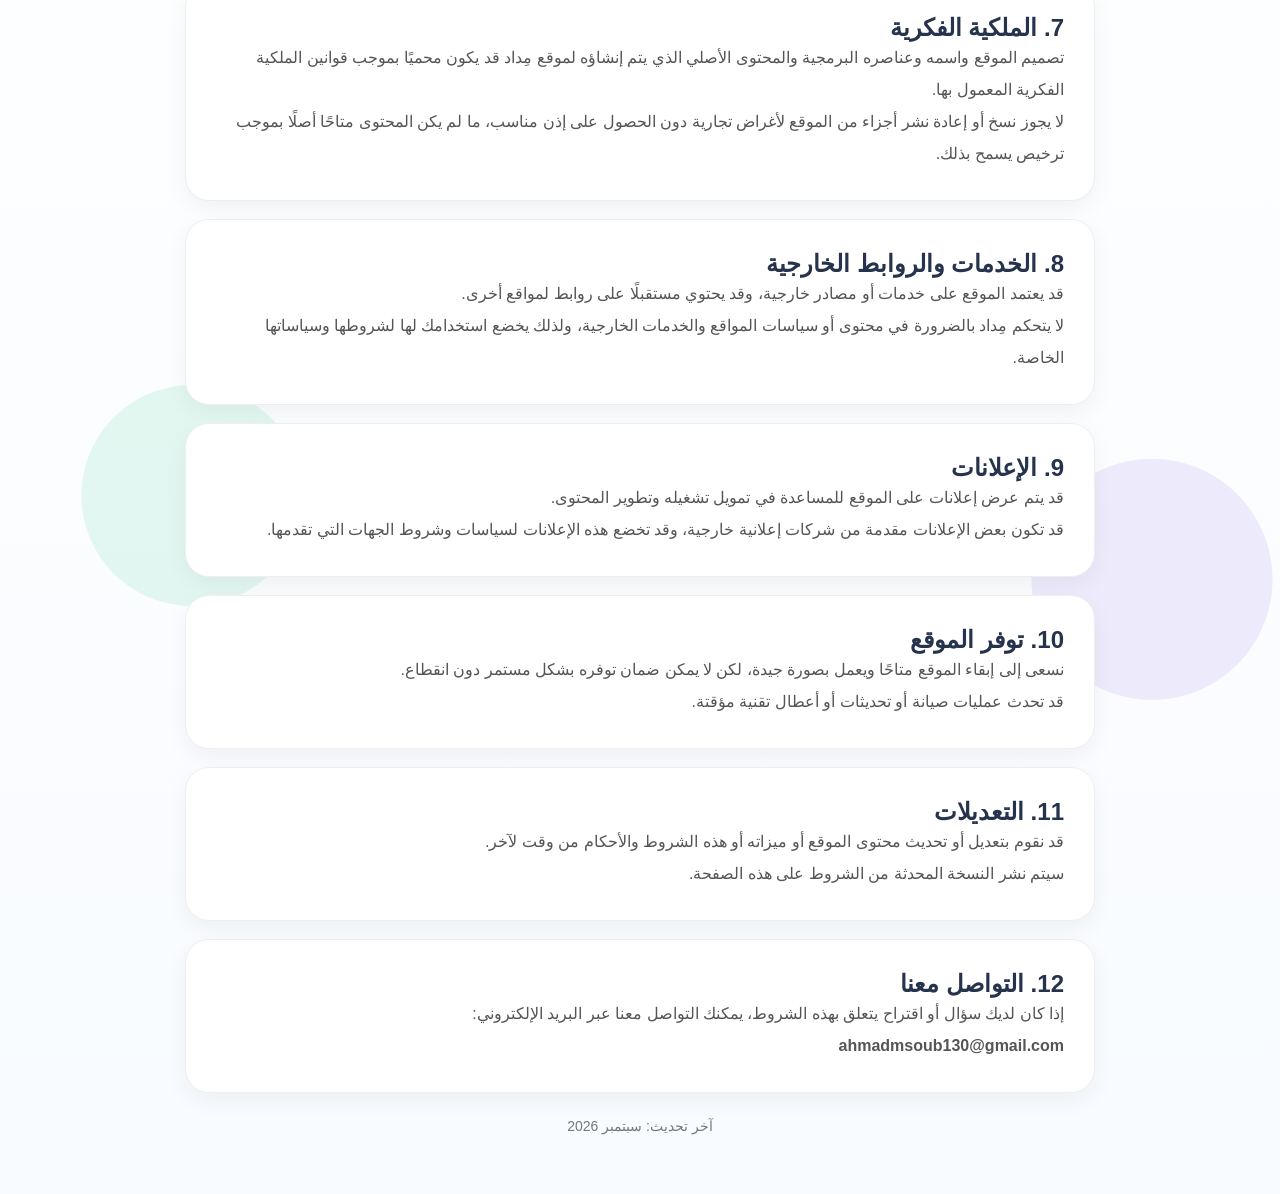
<file: terms.html>
<!DOCTYPE html>
<html lang="ar" dir="rtl">
<head>
  <meta charset="UTF-8">
  <meta name="viewport" content="width=device-width, initial-scale=1.0">

  <title>الشروط والأحكام | مِداد</title>

  <meta
    name="description"
    content="الشروط والأحكام الخاصة باستخدام موقع مِداد التعليمي للأطفال."
  >

  <link rel="stylesheet" href="style.css">

  <style>
    .legal-hero {
      text-align: center;
      padding: 55px 20px 30px;
    }

    .legal-icon {
      font-size: 65px;
      margin-bottom: 10px;
    }

    .legal-hero h1 {
      font-size: 38px;
      margin: 0 0 15px;
    }

    .legal-hero p {
      color: #666;
      font-size: 17px;
    }

    .legal-container {
      max-width: 950px;
      margin: auto;
      padding: 0 20px 60px;
    }

    .legal-card {
      background: white;
      border: 1px solid #eee;
      border-radius: 24px;
      padding: 30px;
      margin-bottom: 18px;
      box-shadow: 0 8px 25px rgba(0,0,0,.05);
    }

    .legal-card h2 {
      margin-top: 0;
      font-size: 24px;
    }

    .legal-card p,
    .legal-card li {
      color: #555;
      line-height: 2;
      font-size: 16px;
    }

    .legal-card ul {
      padding-right: 25px;
    }

    .important-box {
      background: #f8f7ff;
      border-right: 5px solid #7c3aed;
      border-radius: 18px;
      padding: 20px;
      margin-top: 15px;
    }

    .last-update {
      text-align: center;
      color: #777;
      font-size: 14px;
      margin-top: 25px;
    }

    @media(max-width:700px) {
      .legal-hero h1 {
        font-size: 30px;
      }

      .legal-card {
        padding: 22px;
      }
    }
  </style>
</head>

<body>

<header class="site-header">
  <div class="container">

    <a href="index.html" class="logo">
      <span>مِداد</span>
    </a>

    <button class="menu-toggle" aria-label="فتح القائمة">☰</button>

    <nav class="main-nav">

      <a href="index.html">الرئيسية</a>
      <a href="letters.html">الحروف</a>
      <a href="numbers.html">الأرقام</a>
      <a href="animals.html">الحيوانات</a>
      <a href="plants.html">النباتات</a>
      <a href="quran.html">القرآن</a>
      <a href="hadith.html">الأحاديث</a>
      <a href="stories.html">القصص</a>
      <a href="games.html">الألعاب</a>
      <a href="about.html">من نحن</a>

    </nav>

  </div>
</header>


<main>

  <section class="legal-hero">

    <div class="legal-icon">📋</div>

    <h1>الشروط والأحكام</h1>

    <p>
      يرجى قراءة هذه الشروط قبل استخدام موقع مِداد.
    </p>

  </section>


  <div class="legal-container">


    <section class="legal-card">

      <h2>1. قبول الشروط</h2>

      <p>
        باستخدامك لموقع <strong>مِداد</strong>، فإنك توافق على
        الالتزام بهذه الشروط والأحكام.
      </p>

      <p>
        إذا كنت لا توافق على هذه الشروط، يرجى عدم استخدام الموقع.
      </p>

    </section>


    <section class="legal-card">

      <h2>2. طبيعة الموقع</h2>

      <p>
        مِداد هو موقع تعليمي وترفيهي يهدف إلى تقديم محتوى مبسط
        للأطفال والعائلة، ويتضمن الحروف والأرقام والحيوانات
        والنباتات والقصص والألعاب ومحتوى دينيًا تعليميًا.
      </p>

      <div class="important-box">
        المحتوى التعليمي في الموقع لا يُقصد به أن يحل محل التعليم
        المدرسي أو الإشراف والتوجيه من الوالدين أو المعلمين.
      </div>

    </section>


    <section class="legal-card">

      <h2>3. استخدام الموقع</h2>

      <p>
        يلتزم المستخدم باستخدام الموقع بطريقة قانونية ومسؤولة.
      </p>

      <ul>

        <li>
          عدم محاولة تعطيل الموقع أو الإضرار به.
        </li>

        <li>
          عدم محاولة الوصول غير المصرح به إلى أنظمة الموقع.
        </li>

        <li>
          عدم استخدام الموقع لنشر أو توزيع محتوى ضار أو غير قانوني.
        </li>

        <li>
          عدم استخدام الموقع بطريقة تؤثر سلبًا على تجربة المستخدمين الآخرين.
        </li>

      </ul>

    </section>


    <section class="legal-card">

      <h2>4. المحتوى التعليمي</h2>

      <p>
        نسعى إلى تقديم محتوى مفيد ومناسب للأطفال، لكن قد تحدث
        أخطاء أو تحتاج بعض المعلومات إلى تحديث.
      </p>

      <p>
        لذلك لا نضمن أن جميع المعلومات الموجودة على الموقع
        خالية من الأخطاء أو مناسبة لكل حالة تعليمية.
      </p>

    </section>


    <section class="legal-card">

      <h2>5. المحتوى الديني</h2>

      <p>
        يحتوي الموقع على صفحات تعليمية تتعلق بالقرآن الكريم
        والأحاديث النبوية.
      </p>

      <p>
        نحرص على تقديم النصوص والمعلومات بصورة صحيحة، ولكن يجب
        الرجوع إلى المصادر الموثوقة وأهل العلم عند الحاجة إلى
        التحقق المتخصص أو الفتوى أو الأحكام الشرعية.
      </p>

    </section>


    <section class="legal-card">

      <h2>6. الألعاب والأنشطة</h2>

      <p>
        بعض الألعاب والأنشطة الموجودة في الموقع مصممة بهدف
        الترفيه والتعلم وتنمية مهارات مثل التركيز والذاكرة
        والتعرف على الحروف والأرقام.
      </p>

      <p>
        النتائج والنقاط الموجودة داخل الألعاب هي جزء من تجربة
        الموقع ولا تمثل تقييمًا رسميًا لقدرات الطفل التعليمية.
      </p>

    </section>


    <section class="legal-card">

      <h2>7. الملكية الفكرية</h2>

      <p>
        تصميم الموقع واسمه وعناصره البرمجية والمحتوى الأصلي
        الذي يتم إنشاؤه لموقع مِداد قد يكون محميًا بموجب قوانين
        الملكية الفكرية المعمول بها.
      </p>

      <p>
        لا يجوز نسخ أو إعادة نشر أجزاء من الموقع لأغراض تجارية
        دون الحصول على إذن مناسب، ما لم يكن المحتوى متاحًا
        أصلًا بموجب ترخيص يسمح بذلك.
      </p>

    </section>


    <section class="legal-card">

      <h2>8. الخدمات والروابط الخارجية</h2>

      <p>
        قد يعتمد الموقع على خدمات أو مصادر خارجية، وقد يحتوي
        مستقبلًا على روابط لمواقع أخرى.
      </p>

      <p>
        لا يتحكم مِداد بالضرورة في محتوى أو سياسات المواقع
        والخدمات الخارجية، ولذلك يخضع استخدامك لها لشروطها
        وسياساتها الخاصة.
      </p>

    </section>


    <section class="legal-card">

      <h2>9. الإعلانات</h2>

      <p>
        قد يتم عرض إعلانات على الموقع للمساعدة في تمويل تشغيله
        وتطوير المحتوى.
      </p>

      <p>
        قد تكون بعض الإعلانات مقدمة من شركات إعلانية خارجية،
        وقد تخضع هذه الإعلانات لسياسات وشروط الجهات التي تقدمها.
      </p>

    </section>


    <section class="legal-card">

      <h2>10. توفر الموقع</h2>

      <p>
        نسعى إلى إبقاء الموقع متاحًا ويعمل بصورة جيدة، لكن لا
        يمكن ضمان توفره بشكل مستمر دون انقطاع.
      </p>

      <p>
        قد تحدث عمليات صيانة أو تحديثات أو أعطال تقنية مؤقتة.
      </p>

    </section>


    <section class="legal-card">

      <h2>11. التعديلات</h2>

      <p>
        قد نقوم بتعديل أو تحديث محتوى الموقع أو ميزاته أو هذه
        الشروط والأحكام من وقت لآخر.
      </p>

      <p>
        سيتم نشر النسخة المحدثة من الشروط على هذه الصفحة.
      </p>

    </section>


    <section class="legal-card">

      <h2>12. التواصل معنا</h2>

      <p>
        إذا كان لديك سؤال أو اقتراح يتعلق بهذه الشروط، يمكنك
        التواصل معنا عبر البريد الإلكتروني:
      </p>

      <p>
        <strong>ahmadmsoub130@gmail.com</strong>
      </p>

    </section>


    <p class="last-update">
      آخر تحديث: سبتمبر 2026
    </p>

  </div>

</main>


<script src="app.js"></script>

</body>
</html>
</file>
<file: style.css>
/* =========================================================
   مِداد | تصميم أطفال حديث
   يعمل مباشرة مع index.html الحالي
========================================================= */

:root {
  --blue: #5b8def;
  --blue-dark: #3f68c5;
  --sky: #e9f7ff;

  --yellow: #ffd95a;
  --yellow-light: #fff5c7;

  --pink: #ff8fa3;
  --pink-light: #ffe6ec;

  --green: #62d6a7;
  --green-light: #e4fff3;

  --purple: #9b7bea;
  --purple-light: #f0eaff;

  --orange: #ffad5c;
  --orange-light: #fff0dc;

  --text: #26334d;
  --text-light: #667085;
  --white: #ffffff;

  --shadow: 0 12px 35px rgba(53, 76, 110, 0.12);
  --shadow-hover: 0 18px 45px rgba(53, 76, 110, 0.18);

  --radius: 28px;
  --radius-small: 18px;

  --container: 1180px;
}

/* =========================================================
   RESET
========================================================= */

* {
  margin: 0;
  padding: 0;
  box-sizing: border-box;
}

html {
  scroll-behavior: smooth;
}

body {
  direction: rtl;
  font-family:
    "Tajawal",
    "Cairo",
    "Arial",
    sans-serif;

  color: var(--text);

  background:
    radial-gradient(circle at 8% 8%, rgba(255, 217, 90, 0.25) 0 70px, transparent 71px),
    radial-gradient(circle at 92% 14%, rgba(255, 143, 163, 0.18) 0 100px, transparent 101px),
    radial-gradient(circle at 15% 75%, rgba(98, 214, 167, 0.16) 0 110px, transparent 111px),
    radial-gradient(circle at 90% 78%, rgba(155, 123, 234, 0.14) 0 120px, transparent 121px),
    linear-gradient(180deg, #f5fbff 0%, #ffffff 45%, #f8fbff 100%);

  min-height: 100vh;
  overflow-x: hidden;
}

body::before,
body::after {
  content: "";
  position: fixed;
  z-index: -1;
  border-radius: 50%;
  pointer-events: none;
  filter: blur(2px);
}

body::before {
  width: 280px;
  height: 280px;
  background: rgba(91, 141, 239, 0.08);
  top: 20%;
  left: -120px;
}

body::after {
  width: 320px;
  height: 320px;
  background: rgba(255, 217, 90, 0.08);
  bottom: 5%;
  right: -150px;
}

a {
  color: inherit;
  text-decoration: none;
}

button,
input {
  font-family: inherit;
}

button {
  cursor: pointer;
}

img {
  max-width: 100%;
  display: block;
}

/* =========================================================
   CONTAINER
========================================================= */

.container {
  width: min(100% - 36px, var(--container));
  margin-inline: auto;
}

/* =========================================================
   HEADER
========================================================= */

.site-header {
  position: sticky;
  top: 0;
  z-index: 1000;

  background: rgba(255, 255, 255, 0.88);
  backdrop-filter: blur(18px);

  border-bottom: 1px solid rgba(91, 141, 239, 0.1);

  box-shadow: 0 4px 20px rgba(40, 65, 100, 0.06);
}

.header-inner {
  min-height: 78px;

  display: flex;
  align-items: center;
  justify-content: space-between;

  gap: 25px;
}

/* =========================================================
   LOGO
========================================================= */

.logo {
  display: inline-flex;
  align-items: center;
  gap: 10px;

  font-weight: 900;
  font-size: 25px;

  white-space: nowrap;
}

.logo-icon {
  width: 48px;
  height: 48px;

  display: grid;
  place-items: center;

  border-radius: 16px;

  color: white;

  background:
    linear-gradient(135deg, var(--purple), var(--blue));

  box-shadow: 0 8px 20px rgba(91, 141, 239, 0.25);

  transform: rotate(-4deg);
}

.logo-text {
  color: var(--blue-dark);
}

/* =========================================================
   NAVIGATION
========================================================= */

.main-nav {
  display: flex;
  align-items: center;
  justify-content: center;

  gap: 5px;
  flex-wrap: wrap;
}

.main-nav a {
  position: relative;

  padding: 10px 12px;

  border-radius: 14px;

  color: #52627b;

  font-size: 14px;
  font-weight: 800;

  transition:
    transform 0.2s ease,
    background 0.2s ease,
    color 0.2s ease;
}

.main-nav a:hover {
  color: var(--blue-dark);
  background: #edf5ff;
  transform: translateY(-2px);
}

.menu-toggle {
  display: none;

  border: 0;

  width: 46px;
  height: 46px;

  border-radius: 15px;

  background: #edf5ff;
  color: var(--blue-dark);

  font-size: 24px;
}

/* =========================================================
   HERO
========================================================= */

.hero {
  position: relative;
  overflow: hidden;

  padding: 80px 0 90px;

  background:
    radial-gradient(circle at 85% 20%, rgba(255,255,255,0.75) 0 70px, transparent 71px),
    radial-gradient(circle at 75% 75%, rgba(255,255,255,0.6) 0 90px, transparent 91px),
    linear-gradient(135deg, #e7f6ff 0%, #f3edff 50%, #fff6dc 100%);

  border-bottom-left-radius: 55px;
  border-bottom-right-radius: 55px;
}

.hero::before {
  content: "✦";
  position: absolute;

  top: 55px;
  right: 7%;

  font-size: 35px;
  color: var(--yellow);

  animation: floatStar 3s ease-in-out infinite;
}

.hero::after {
  content: "✦";
  position: absolute;

  bottom: 50px;
  left: 8%;

  font-size: 25px;
  color: var(--pink);

  animation: floatStar 4s ease-in-out infinite reverse;
}

.hero-content {
  display: grid;
  grid-template-columns: 1.05fr 0.95fr;

  align-items: center;

  gap: 60px;
}

.hero-text {
  max-width: 650px;
}

.hero-badge {
  display: inline-flex;
  align-items: center;

  padding: 9px 16px;

  margin-bottom: 20px;

  border-radius: 50px;

  background: rgba(255,255,255,0.8);

  color: var(--purple);

  font-weight: 900;
  font-size: 14px;

  box-shadow: 0 7px 20px rgba(70,80,120,0.08);
}

.hero h1 {
  font-size: clamp(42px, 6vw, 72px);

  line-height: 1.1;

  font-weight: 950;

  margin-bottom: 20px;

  color: #263b5d;
}

.hero h1 span {
  display: inline-block;

  color: var(--blue);

  position: relative;
}

.hero h1 span::after {
  content: "";

  position: absolute;

  right: 0;
  bottom: -7px;

  width: 75%;
  height: 7px;

  border-radius: 10px;

  background: var(--yellow);

  transform: rotate(-2deg);
}

.hero p {
  max-width: 590px;

  color: #60708b;

  font-size: 18px;
  line-height: 2;

  margin-bottom: 30px;
}

/* =========================================================
   HERO BUTTONS
========================================================= */

.hero-buttons {
  display: flex;
  flex-wrap: wrap;

  gap: 13px;
}

.btn {
  display: inline-flex;
  align-items: center;
  justify-content: center;

  min-height: 52px;

  padding: 0 25px;

  border-radius: 17px;

  font-weight: 900;

  transition:
    transform 0.2s ease,
    box-shadow 0.2s ease;
}

.btn:hover {
  transform: translateY(-4px);
}

.btn-primary {
  color: white;

  background: linear-gradient(135deg, var(--blue), var(--purple));

  box-shadow: 0 12px 25px rgba(91, 141, 239, 0.25);
}

.btn-secondary {
  color: var(--text);

  background: white;

  border: 2px solid rgba(91, 141, 239, 0.12);

  box-shadow: 0 8px 20px rgba(50,70,100,0.08);
}

.btn-light {
  background: white;
  color: var(--blue-dark);

  box-shadow: 0 10px 25px rgba(0,0,0,0.1);
}

/* =========================================================
   HERO VISUAL
========================================================= */

.hero-visual {
  min-height: 390px;

  position: relative;

  display: grid;
  place-items: center;
}

.hero-main-card {
  width: min(330px, 80%);

  padding: 38px 25px;

  text-align: center;

  background: rgba(255,255,255,0.82);

  border: 4px solid white;

  border-radius: 40px;

  box-shadow: 0 25px 55px rgba(65,85,125,0.16);

  backdrop-filter: blur(10px);

  animation: floating 5s ease-in-out infinite;
}

.hero-book {
  width: 125px;
  height: 125px;

  display: grid;
  place-items: center;

  margin: 0 auto 18px;

  border-radius: 35px;

  background:
    linear-gradient(135deg, #fff1a8, #ffd95a);

  font-size: 65px;

  box-shadow:
    inset 0 -8px 0 rgba(220,170,30,0.15),
    0 15px 30px rgba(230,180,40,0.2);
}

.hero-main-card h2 {
  font-size: 32px;
  color: var(--blue-dark);

  margin-bottom: 7px;
}

.hero-main-card p {
  color: #718096;
}

.hero-card {
  position: absolute;

  width: 82px;
  height: 82px;

  display: grid;
  place-items: center;

  border-radius: 25px;

  font-size: 37px;

  background: white;

  box-shadow: 0 15px 30px rgba(65,85,125,0.13);

  animation: floating 4s ease-in-out infinite;
}

.hero-card-one {
  top: 20px;
  right: 5%;

  background: #fff3b0;

  transform: rotate(9deg);
}

.hero-card-two {
  bottom: 40px;
  right: 0;

  background: #e6dcff;

  transform: rotate(-8deg);

  animation-delay: 1s;
}

.hero-card-three {
  top: 95px;
  left: 4%;

  background: #dff9ed;

  transform: rotate(-9deg);

  animation-delay: 0.5s;
}

/* =========================================================
   SEARCH
========================================================= */

.search-section {
  padding: 28px 0;
}

.search-box {
  display: flex;
  align-items: center;

  max-width: 900px;

  margin: auto;

  padding: 8px;

  background: white;

  border-radius: 22px;

  border: 2px solid #e8eef7;

  box-shadow: var(--shadow);
}

.search-icon {
  padding: 0 13px;

  font-size: 23px;
}

.search-box input {
  flex: 1;

  min-width: 0;

  height: 50px;

  border: 0;
  outline: 0;

  color: var(--text);

  background: transparent;

  font-size: 15px;
}

.search-box input::placeholder {
  color: #9aa7ba;
}

.search-button {
  height: 50px;

  padding: 0 24px;

  border: 0;

  border-radius: 16px;

  color: white;

  background: linear-gradient(135deg, var(--blue), var(--purple));

  font-weight: 900;
}

.search-results {
  max-width: 900px;
  margin: 12px auto 0;
}

/* =========================================================
   SECTION HEADINGS
========================================================= */

.sections-section,
.features-section {
  padding: 70px 0;
}

.section-heading {
  text-align: center;

  max-width: 700px;

  margin: 0 auto 42px;
}

.section-heading > span {
  display: inline-block;

  padding: 8px 15px;

  margin-bottom: 12px;

  border-radius: 50px;

  color: var(--purple);

  background: var(--purple-light);

  font-size: 13px;
  font-weight: 900;
}

.section-heading h2 {
  font-size: clamp(30px, 4vw, 45px);

  line-height: 1.3;

  color: #283b59;

  margin-bottom: 12px;
}

.section-heading p {
  color: var(--text-light);

  line-height: 1.9;
}

/* =========================================================
   MAIN CARDS
========================================================= */

.cards-grid {
  display: grid;

  grid-template-columns: repeat(4, 1fr);

  gap: 20px;
}

.feature-card {
  position: relative;

  overflow: hidden;

  min-height: 255px;

  padding: 24px;

  border-radius: var(--radius);

  background: white;

  border: 2px solid rgba(100,120,150,0.07);

  box-shadow: var(--shadow);

  transition:
    transform 0.25s ease,
    box-shadow 0.25s ease;
}

.feature-card::before {
  content: "";

  position: absolute;

  top: -45px;
  left: -45px;

  width: 120px;
  height: 120px;

  border-radius: 50%;

  background: rgba(91,141,239,0.07);
}

.feature-card:hover {
  transform: translateY(-9px);

  box-shadow: var(--shadow-hover);
}

.feature-card:nth-child(2)::before {
  background: rgba(255,217,90,0.14);
}

.feature-card:nth-child(3)::before {
  background: rgba(255,143,163,0.12);
}

.feature-card:nth-child(4)::before {
  background: rgba(98,214,167,0.13);
}

.feature-card:nth-child(5)::before {
  background: rgba(155,123,234,0.13);
}

.feature-card:nth-child(6)::before {
  background: rgba(255,173,92,0.13);
}

.feature-card:nth-child(7)::before {
  background: rgba(255,143,163,0.13);
}

.feature-card:nth-child(8)::before {
  background: rgba(91,141,239,0.13);
}

.card-icon {
  width: 72px;
  height: 72px;

  display: grid;
  place-items: center;

  margin-bottom: 18px;

  border-radius: 22px;

  background: #edf5ff;

  font-size: 35px;

  transition: transform 0.25s ease;
}

.feature-card:hover .card-icon {
  transform: rotate(-6deg) scale(1.08);
}

.feature-card:nth-child(2) .card-icon {
  background: var(--yellow-light);
}

.feature-card:nth-child(3) .card-icon {
  background: var(--pink-light);
}

.feature-card:nth-child(4) .card-icon {
  background: var(--green-light);
}

.feature-card:nth-child(5) .card-icon {
  background: var(--purple-light);
}

.feature-card:nth-child(6) .card-icon {
  background: var(--orange-light);
}

.feature-card:nth-child(7) .card-icon {
  background: var(--pink-light);
}

.feature-card:nth-child(8) .card-icon {
  background: #e5f2ff;
}

.card-content h3 {
  font-size: 20px;

  color: #2e405e;

  margin-bottom: 9px;
}

.card-content p {
  color: #718096;

  line-height: 1.8;

  font-size: 14px;

  min-height: 50px;
}

.card-link {
  display: inline-block;

  margin-top: 17px;

  color: var(--blue-dark);

  font-size: 14px;
  font-weight: 900;
}

/* =========================================================
   PROGRESS
========================================================= */

.progress-section {
  padding: 20px 0 70px;
}

.progress-card {
  position: relative;
  overflow: hidden;

  padding: 32px;

  border-radius: 32px;

  background:
    linear-gradient(135deg, #edf7ff, #f5f0ff);

  border: 2px solid white;

  box-shadow: var(--shadow);
}

.progress-card::after {
  content: "⭐";

  position: absolute;

  left: 30px;
  top: 22px;

  opacity: 0.12;

  font-size: 80px;

  transform: rotate(-15deg);
}

.progress-header {
  display: flex;

  justify-content: space-between;
  align-items: center;

  gap: 20px;

  margin-bottom: 25px;
}

.small-label {
  color: var(--purple);

  font-size: 13px;
  font-weight: 900;
}

.progress-header h2 {
  margin-top: 5px;

  font-size: 28px;
}

.stars-display {
  display: flex;
  align-items: center;
  gap: 8px;

  padding: 12px 18px;

  border-radius: 18px;

  background: white;

  color: #e5a900;

  font-size: 23px;

  box-shadow: 0 8px 20px rgba(60,80,110,0.08);
}

.stars-display span {
  font-weight: 900;
}

.progress-info {
  display: flex;
  justify-content: space-between;

  color: #687991;

  font-weight: 800;

  margin-bottom: 10px;
}

.progress-bar {
  height: 15px;

  overflow: hidden;

  border-radius: 50px;

  background: rgba(255,255,255,0.8);
}

.progress-fill {
  height: 100%;

  border-radius: inherit;

  background:
    linear-gradient(90deg, var(--blue), var(--purple));

  transition: width 0.5s ease;
}

.progress-card > p {
  margin-top: 15px;

  color: #718096;

  font-size: 14px;
}

/* =========================================================
   DAILY
========================================================= */

.daily-section {
  padding: 10px 0 70px;
}

.daily-card {
  display: flex;
  align-items: center;

  gap: 22px;

  padding: 28px 32px;

  border-radius: 30px;

  background: white;

  border: 2px solid #fff0a8;

  box-shadow: var(--shadow);
}

.daily-icon {
  flex: 0 0 auto;

  width: 75px;
  height: 75px;

  display: grid;
  place-items: center;

  border-radius: 24px;

  background: var(--yellow-light);

  font-size: 37px;
}

.daily-card span {
  color: #d29c00;

  font-size: 13px;
  font-weight: 900;
}

.daily-card h2 {
  margin: 5px 0;

  font-size: 25px;
}

.daily-card p {
  color: #718096;

  line-height: 1.8;
}

/* =========================================================
   FEATURES
========================================================= */

.features-grid {
  display: grid;

  grid-template-columns: repeat(4, 1fr);

  gap: 20px;
}

.simple-feature {
  text-align: center;

  padding: 30px 22px;

  border-radius: 27px;

  background: white;

  border: 2px solid #edf1f7;

  box-shadow: 0 10px 30px rgba(60,80,110,0.07);

  transition: transform 0.2s ease;
}

.simple-feature:hover {
  transform: translateY(-7px);
}

.simple-feature-icon {
  width: 70px;
  height: 70px;

  display: grid;
  place-items: center;

  margin: 0 auto 18px;

  border-radius: 22px;

  background: #edf5ff;

  font-size: 32px;
}

.simple-feature:nth-child(2) .simple-feature-icon {
  background: var(--pink-light);
}

.simple-feature:nth-child(3) .simple-feature-icon {
  background: var(--yellow-light);
}

.simple-feature:nth-child(4) .simple-feature-icon {
  background: var(--green-light);
}

.simple-feature h3 {
  font-size: 18px;

  margin-bottom: 9px;
}

.simple-feature p {
  color: #718096;

  font-size: 14px;

  line-height: 1.8;
}

/* =========================================================
   CTA
========================================================= */

.cta-section {
  padding: 20px 0 80px;
}

.cta-card {
  position: relative;
  overflow: hidden;

  display: flex;
  align-items: center;
  justify-content: space-between;

  gap: 25px;

  padding: 42px;

  border-radius: 36px;

  color: white;

  background:
    radial-gradient(circle at 90% 10%, rgba(255,255,255,0.18) 0 80px, transparent 81px),
    radial-gradient(circle at 10% 90%, rgba(255,255,255,0.12) 0 100px, transparent 101px),
    linear-gradient(135deg, #5b8def, #8d6ce5);

  box-shadow: 0 20px 45px rgba(91,141,239,0.2);
}

.cta-card span {
  opacity: 0.85;

  font-size: 14px;
  font-weight: 900;
}

.cta-card h2 {
  font-size: clamp(26px, 4vw, 38px);

  margin: 7px 0;
}

.cta-card p {
  opacity: 0.85;
}

.cta-card .btn {
  flex: 0 0 auto;
}

/* =========================================================
   FOOTER
========================================================= */

.site-footer {
  position: relative;

  padding: 65px 0 25px;

  background: #253653;

  color: #dce6f5;

  overflow: hidden;
}

.site-footer::before {
  content: "";

  position: absolute;

  width: 300px;
  height: 300px;

  top: -160px;
  left: -80px;

  border-radius: 50%;

  background: rgba(255,217,90,0.06);
}

.footer-grid {
  display: grid;

  grid-template-columns: 1.5fr repeat(3, 1fr);

  gap: 45px;

  padding-bottom: 45px;
}

.footer-logo {
  display: inline-flex;

  align-items: center;

  gap: 10px;

  margin-bottom: 18px;

  color: white;

  font-size: 25px;

  font-weight: 900;
}

.footer-logo .logo-icon {
  width: 42px;
  height: 42px;

  font-size: 20px;
}

.footer-about p {
  max-width: 390px;

  color: #aebbd0;

  line-height: 1.9;

  font-size: 14px;

  margin-bottom: 8px;
}

.footer-links {
  display: flex;
  flex-direction: column;

  gap: 10px;
}

.footer-links h3 {
  color: white;

  margin-bottom: 7px;

  font-size: 17px;
}

.footer-links a {
  width: fit-content;

  color: #aebbd0;

  font-size: 14px;

  transition:
    color 0.2s ease,
    transform 0.2s ease;
}

.footer-links a:hover {
  color: white;

  transform: translateX(-4px);
}

.footer-bottom {
  display: flex;

  justify-content: space-between;

  gap: 20px;

  padding-top: 22px;

  border-top: 1px solid rgba(255,255,255,0.1);

  color: #95a6bf;

  font-size: 13px;
}

/* =========================================================
   ANIMATIONS
========================================================= */

@keyframes floating {
  0%,
  100% {
    transform: translateY(0);
  }

  50% {
    transform: translateY(-10px);
  }
}

@keyframes floatStar {
  0%,
  100% {
    transform: translateY(0) rotate(0);
  }

  50% {
    transform: translateY(-8px) rotate(8deg);
  }
}

/* =========================================================
   TABLET
========================================================= */

@media (max-width: 1050px) {

  .main-nav {
    gap: 2px;
  }

  .main-nav a {
    padding: 9px 8px;
    font-size: 13px;
  }

  .hero-content {
    grid-template-columns: 1fr 0.8fr;

    gap: 30px;
  }

  .cards-grid {
    grid-template-columns: repeat(3, 1fr);
  }

  .features-grid {
    grid-template-columns: repeat(2, 1fr);
  }

  .footer-grid {
    grid-template-columns: 1.5fr repeat(2, 1fr);
  }
}

/* =========================================================
   MOBILE NAV
========================================================= */

@media (max-width: 800px) {

  .header-inner {
    min-height: 68px;
  }

  .menu-toggle {
    display: grid;
    place-items: center;
  }

  .main-nav {
    position: absolute;

    top: calc(100% + 8px);
    right: 18px;
    left: 18px;

    display: none;

    flex-direction: column;

    align-items: stretch;

    padding: 12px;

    background: rgba(255,255,255,0.97);

    border: 1px solid #e6edf6;

    border-radius: 22px;

    box-shadow: 0 18px 45px rgba(40,60,90,0.14);
  }

  .main-nav.active {
    display: flex;
  }

  .main-nav a {
    padding: 13px 15px;

    border-radius: 13px;

    font-size: 15px;
  }

  .hero {
    padding: 55px 0 65px;

    border-bottom-left-radius: 38px;
    border-bottom-right-radius: 38px;
  }

  .hero-content {
    grid-template-columns: 1fr;

    text-align: center;
  }

  .hero-text {
    margin-inline: auto;
  }

  .hero p {
    margin-inline: auto;
  }

  .hero-buttons {
    justify-content: center;
  }

  .hero-visual {
    min-height: 330px;

    margin-top: 5px;
  }

  .cards-grid {
    grid-template-columns: repeat(2, 1fr);
  }

  .footer-grid {
    grid-template-columns: repeat(2, 1fr);
  }
}

/* =========================================================
   SMALL MOBILE
========================================================= */

@media (max-width: 560px) {

  .container {
    width: min(100% - 24px, var(--container));
  }

  .logo {
    font-size: 21px;
  }

  .logo-icon {
    width: 42px;
    height: 42px;

    border-radius: 14px;
  }

  .hero {
    padding: 45px 0 55px;
  }

  .hero h1 {
    font-size: 43px;
  }

  .hero p {
    font-size: 15px;

    line-height: 1.9;
  }

  .hero-buttons {
    flex-direction: column;
  }

  .hero-buttons .btn {
    width: 100%;
  }

  .hero-visual {
    min-height: 290px;
  }

  .hero-main-card {
    width: 255px;

    padding: 28px 18px;

    border-radius: 30px;
  }

  .hero-book {
    width: 90px;
    height: 90px;

    border-radius: 25px;

    font-size: 48px;
  }

  .hero-main-card h2 {
    font-size: 27px;
  }

  .hero-card {
    width: 62px;
    height: 62px;

    border-radius: 19px;

    font-size: 28px;
  }

  .hero-card-one {
    right: 1%;
  }

  .hero-card-three {
    left: 1%;
  }

  .search-section {
    padding: 18px 0;
  }

  .search-box {
    border-radius: 18px;
  }

  .search-icon {
    display: none;
  }

  .search-box input {
    padding: 0 10px;

    font-size: 14px;
  }

  .search-button {
    padding: 0 17px;
  }

  .sections-section,
  .features-section {
    padding: 50px 0;
  }

  .section-heading {
    margin-bottom: 30px;
  }

  .section-heading h2 {
    font-size: 29px;
  }

  .cards-grid {
    grid-template-columns: 1fr 1fr;

    gap: 12px;
  }

  .feature-card {
    min-height: 235px;

    padding: 18px;

    border-radius: 22px;
  }

  .card-icon {
    width: 60px;
    height: 60px;

    border-radius: 18px;

    font-size: 29px;
  }

  .card-content h3 {
    font-size: 17px;
  }

  .card-content p {
    font-size: 12px;

    line-height: 1.7;
  }

  .card-link {
    margin-top: 10px;

    font-size: 12px;
  }

  .progress-card {
    padding: 23px;

    border-radius: 25px;
  }

  .progress-header h2 {
    font-size: 23px;
  }

  .stars-display {
    padding: 9px 12px;

    font-size: 18px;
  }

  .daily-card {
    align-items: flex-start;

    padding: 22px;

    border-radius: 25px;
  }

  .daily-icon {
    width: 58px;
    height: 58px;

    border-radius: 18px;

    font-size: 28px;
  }

  .daily-card h2 {
    font-size: 21px;
  }

  .daily-card p {
    font-size: 13px;
  }

  .features-grid {
    grid-template-columns: 1fr 1fr;

    gap: 12px;
  }

  .simple-feature {
    padding: 23px 14px;

    border-radius: 22px;
  }

  .simple-feature-icon {
    width: 58px;
    height: 58px;

    font-size: 27px;
  }

  .simple-feature h3 {
    font-size: 16px;
  }

  .simple-feature p {
    font-size: 12px;
  }

  .cta-section {
    padding-bottom: 55px;
  }

  .cta-card {
    flex-direction: column;

    align-items: stretch;

    text-align: center;

    padding: 30px 22px;

    border-radius: 28px;
  }

  .cta-card .btn {
    width: 100%;
  }

  .footer-grid {
    grid-template-columns: 1fr 1fr;

    gap: 30px;
  }

  .footer-about {
    grid-column: 1 / -1;
  }

  .footer-bottom {
    flex-direction: column;

    text-align: center;

    align-items: center;
  }
}

/* =========================================================
   VERY SMALL PHONES
========================================================= */

@media (max-width: 380px) {

  .cards-grid,
  .features-grid {
    grid-template-columns: 1fr;
  }

  .feature-card {
    min-height: auto;
  }

  .hero h1 {
    font-size: 38px;
  }

  .hero-main-card {
    width: 230px;
  }
}

/* =========================================================
   ACCESSIBILITY
========================================================= */

:focus-visible {
  outline: 3px solid rgba(91,141,239,0.45);
  outline-offset: 3px;
}

@media (prefers-reduced-motion: reduce) {

  *,
  *::before,
  *::after {
    animation-duration: 0.01ms !important;
    animation-iteration-count: 1 !important;
    transition-duration: 0.01ms !important;
    scroll-behavior: auto !important;
  }
}
</file>
